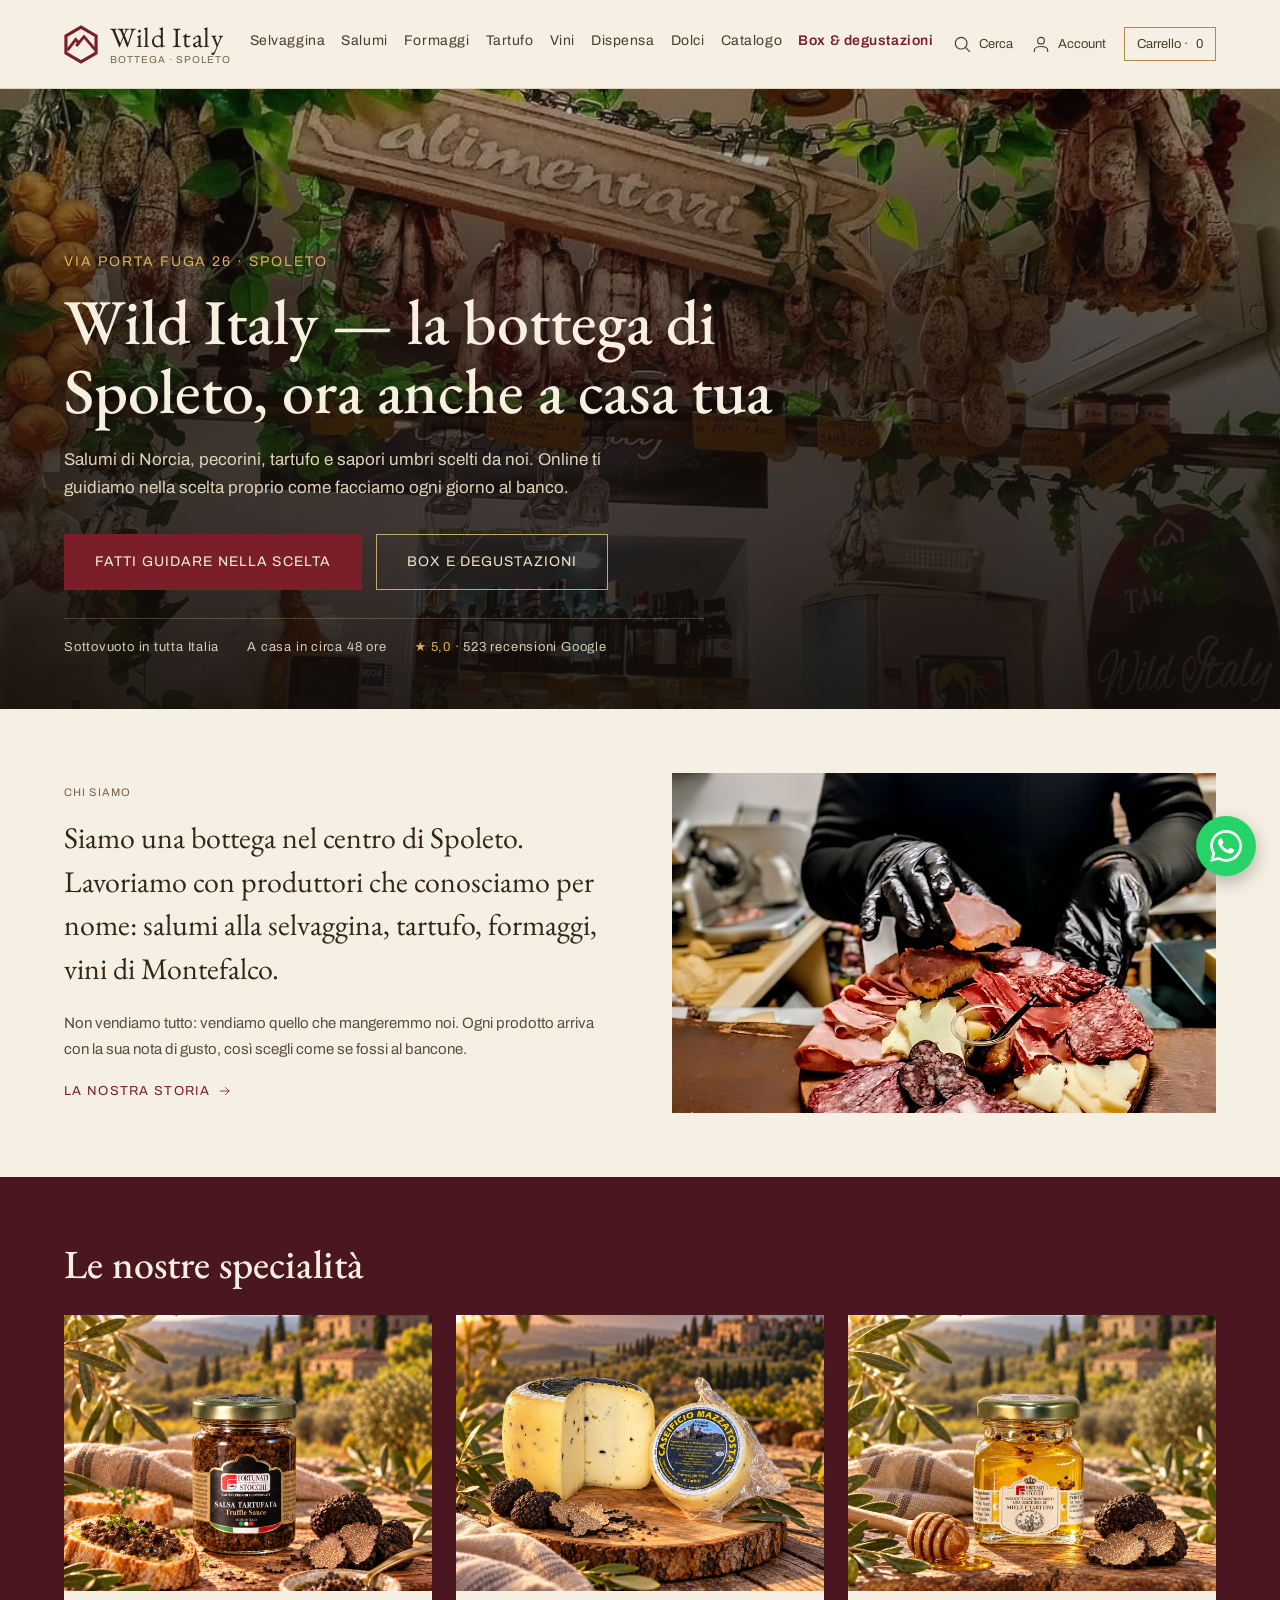
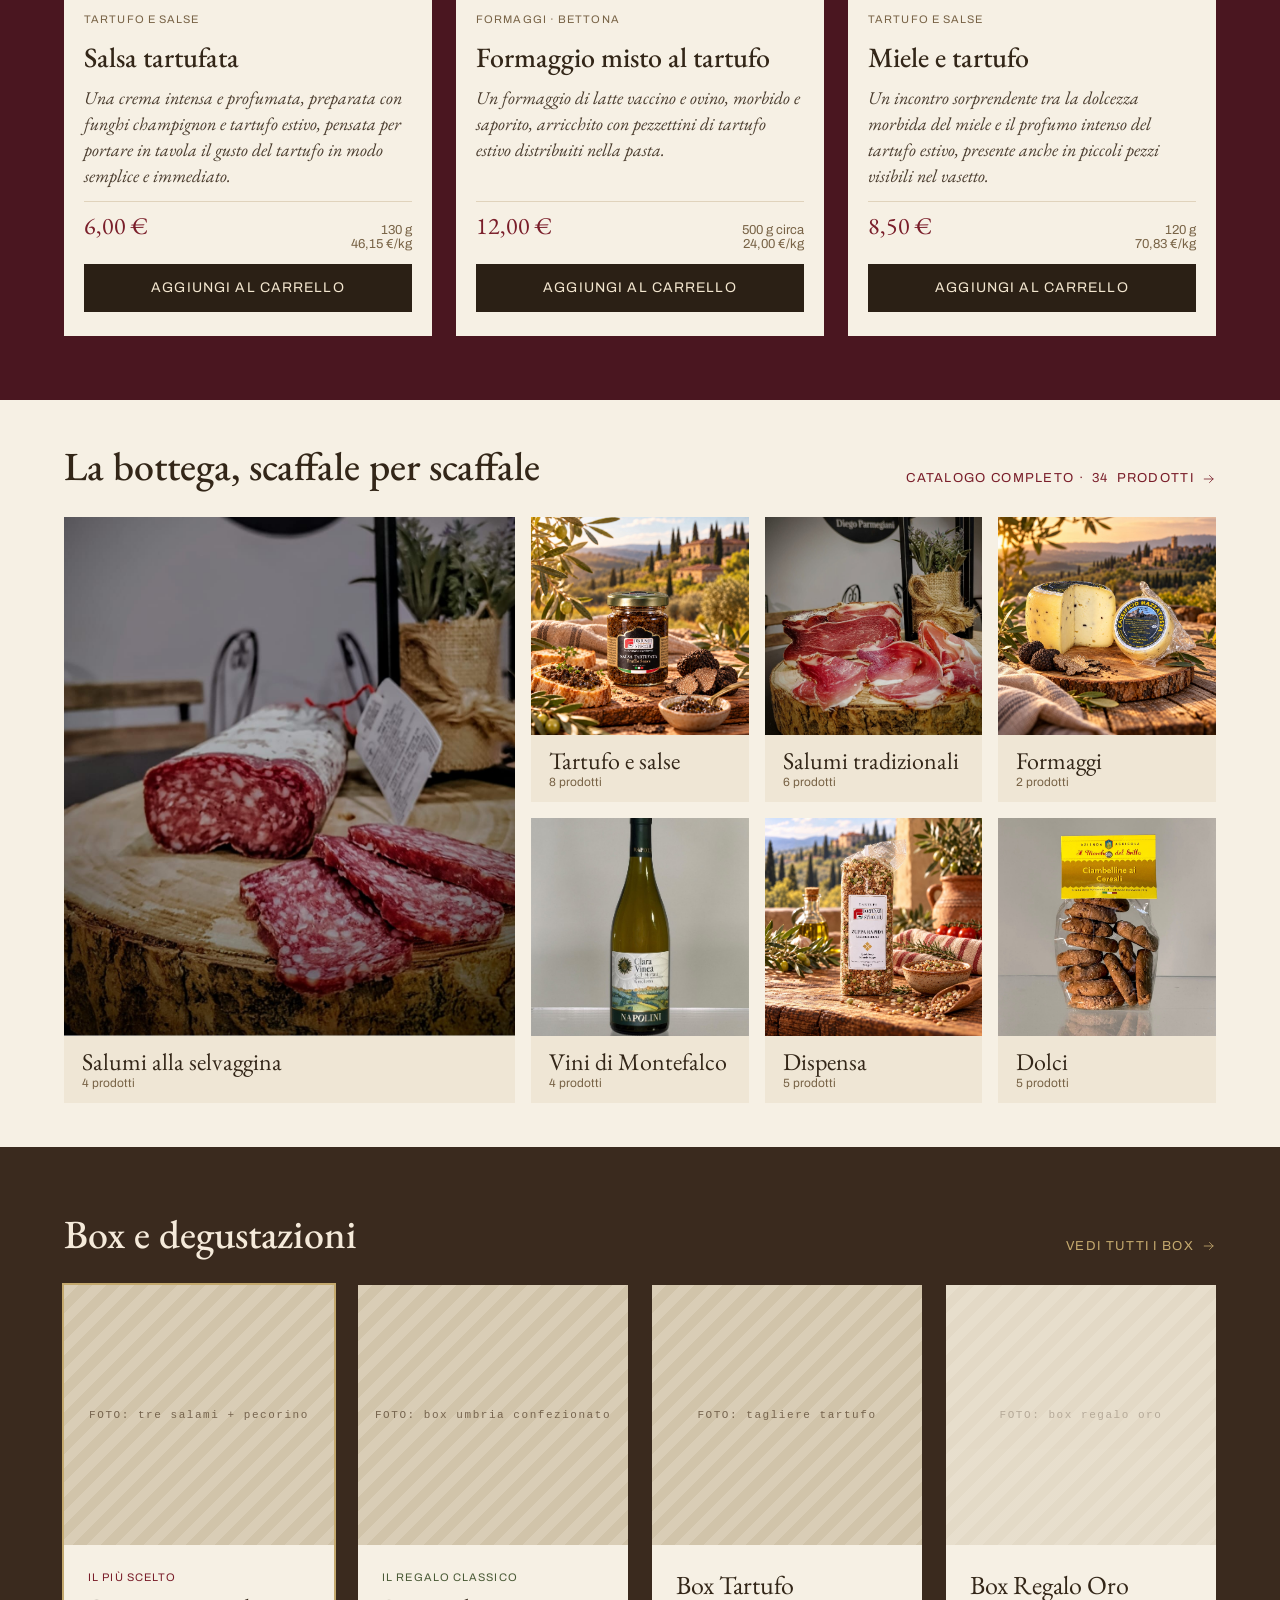
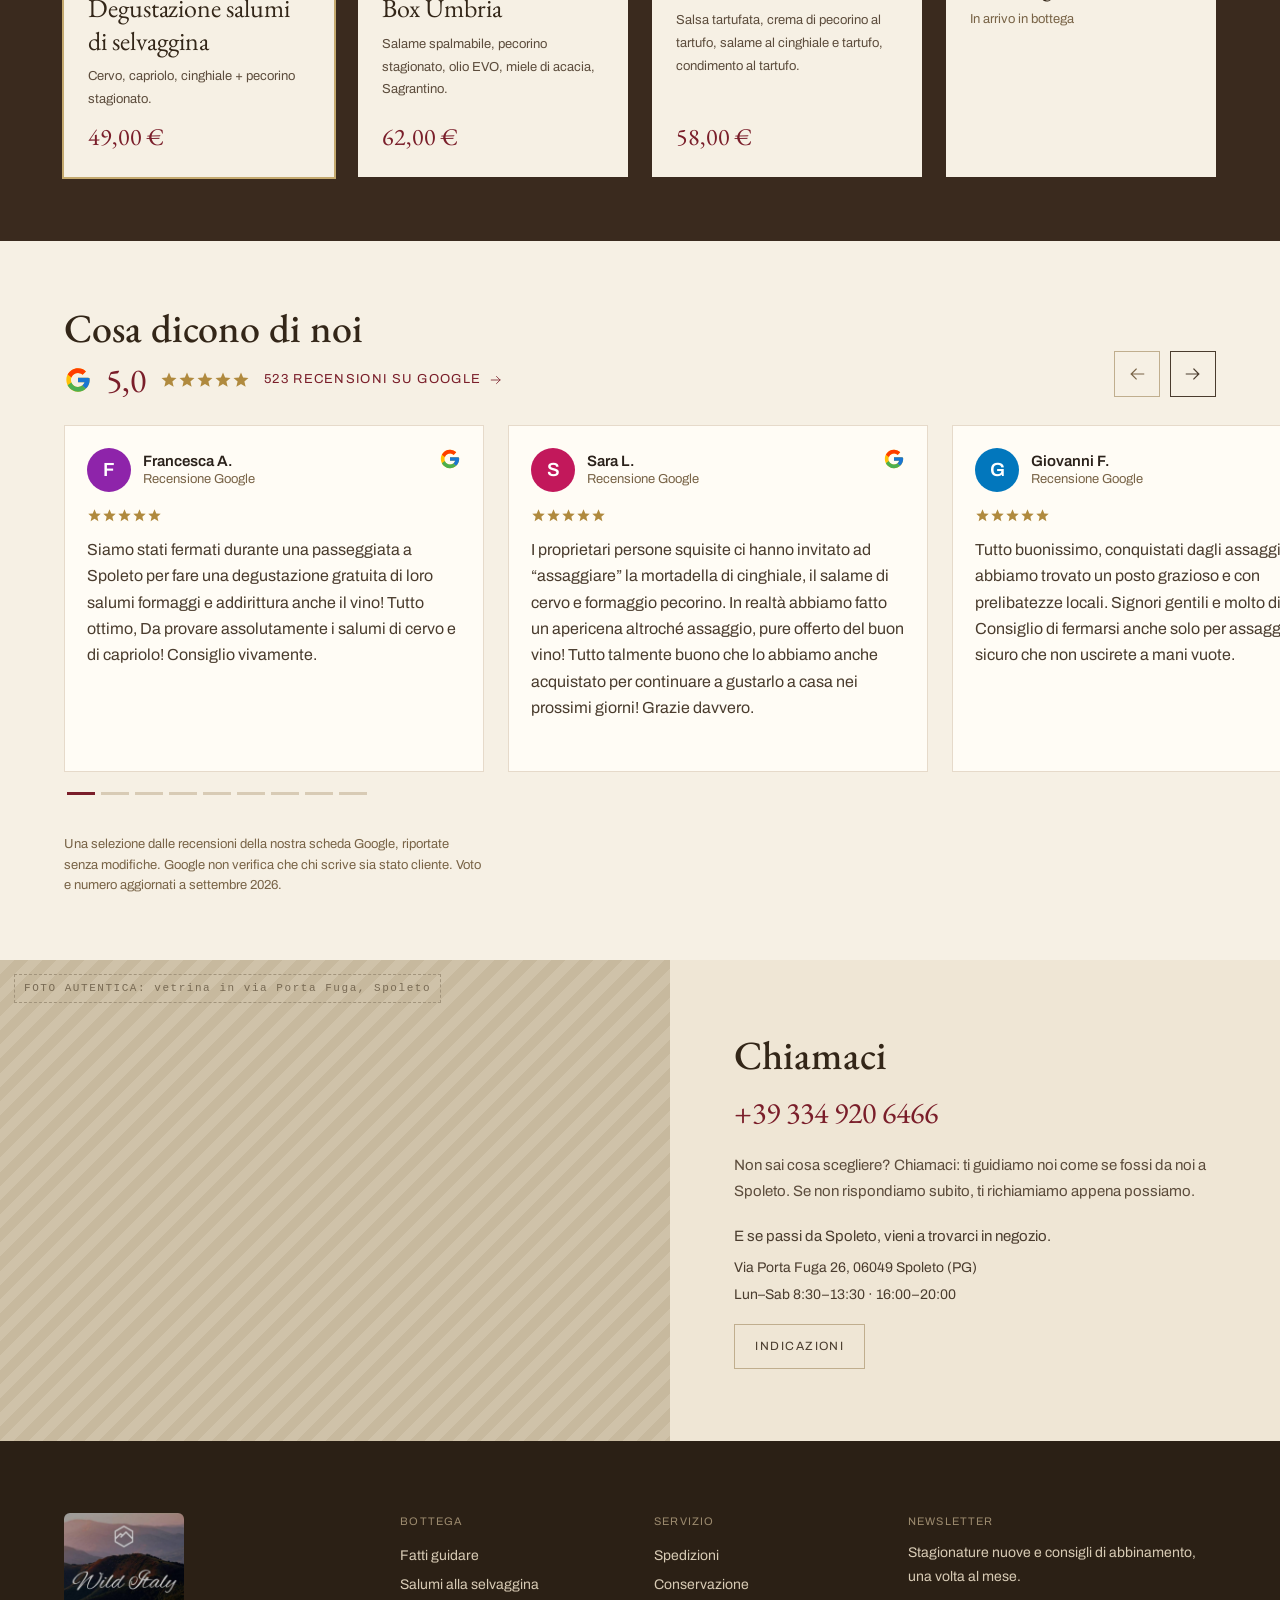
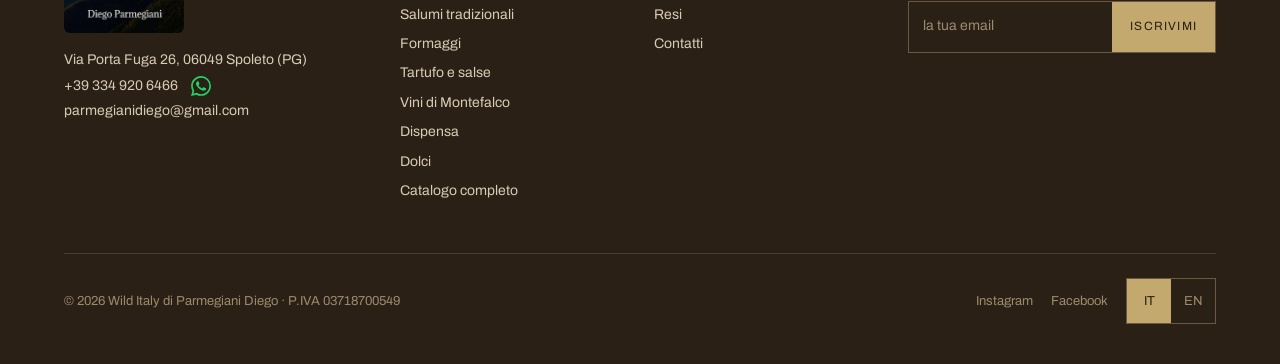
<file: index.html>
<!DOCTYPE html>
<!-- Wild Italy · codice di Emanuele Parmegiani -->
<html lang="it">
<head>
<meta charset="utf-8">
<meta name="viewport" content="width=device-width, initial-scale=1">
<title>Wild Italy</title>
<meta name="description" content="Salumi di selvaggina, tartufo e formaggi di una bottega di Spoleto. Spedizione sottovuoto in tutta Italia, consegna in circa 48 ore.">
<link rel="preconnect" href="https://fonts.googleapis.com">
<link rel="preconnect" href="https://fonts.gstatic.com" crossorigin>
<link href="https://fonts.googleapis.com/css2?family=EB+Garamond:ital,wght@0,400;0,500;0,600;1,400&family=Archivo:wght@400;500;600;700&display=swap" rel="stylesheet">
<link rel="stylesheet" href="assets/css/wild.css">
<link rel="icon" href="assets/img/favicon-32.png" sizes="32x32" type="image/png">
<link rel="icon" href="assets/img/favicon.svg" type="image/svg+xml">
<link rel="apple-touch-icon" href="assets/img/apple-touch-icon.png">
<meta property="og:site_name" content="Wild Italy">
<meta property="og:image" content="https://pippopippante.github.io/wilditaly/assets/img/logo.jpeg">
</head>
<body data-pagina="home">
<a class="skip" href="#main">Vai al contenuto</a>

<main id="main">

  <!-- ============================================================ hero -->
  <section class="hero">
    <div class="hero__bg ph ph--deep">
      <img src="assets/img/provvisorie/bottega-bancone.jpg" alt="Interno della bottega: il bancone con i salumi appesi">
    </div>
    <div class="hero__in wrap">
      <p class="eyebrow eyebrow--gold">VIA PORTA FUGA 26 · SPOLETO</p>
      <h1 class="display" style="margin-top:14px">Wild Italy — la bottega di Spoleto, ora anche a casa tua</h1>
      <p class="hero__lede">Salumi di Norcia, pecorini, tartufo e sapori umbri scelti da noi. Online ti guidiamo nella scelta proprio come facciamo ogni giorno al banco.</p>
      <div class="hero__cta">
        <a class="btn btn--wine" href="guida.html">Fatti guidare nella scelta</a>
        <a class="btn btn--brass" href="box.html">Box e degustazioni</a>
      </div>
      <p class="hero__trust">
        <span>Sottovuoto in tutta Italia</span>
        <span>A casa in circa 48 ore</span>
        <a href="#t-recensioni"><span class="hero__stella">★ 5,0</span> · 523 recensioni Google</a>
      </p>
    </div>
  </section>

  <!-- solo telefono: su tablet e computer le stesse cose stanno dentro la foto (.hero__trust) -->
  <div class="trust">
    <p><strong>Sottovuoto</strong> in tutta Italia</p>
    <p><strong>~48 ore</strong> a casa tua</p>
    <a href="#t-recensioni"><strong class="trust__voto">★ 5,0</strong> 523 su Google</a>
  </div>

  <!-- ======================================================== chi siamo -->
  <section class="wrap sec" id="chi-siamo">
    <div class="about">
      <div>
        <p class="eyebrow">CHI SIAMO</p>
        <p class="lede" style="margin-top:14px">Siamo una bottega nel centro di Spoleto. Lavoriamo con produttori che conosciamo per nome: salumi alla selvaggina, tartufo, formaggi, vini di Montefalco.</p>
        <p class="body measure" style="margin-top:20px">Non vendiamo tutto: vendiamo quello che mangeremmo noi. Ogni prodotto arriva con la sua nota di gusto, così scegli come se fossi al bancone.</p>
        <a class="link-arrow" style="margin-top:18px" href="storia.html">La nostra storia <span data-ico="right"></span></a>
      </div>
      <div class="ph">
        <img src="assets/img/provvisorie/tagliere-bancone.jpg" alt="Un tagliere di salumi e pecorino preparato al bancone" loading="lazy" style="object-position:50% 60%">
      </div>
    </div>
  </section>

  <!-- ====================================================== specialità -->
  <section class="sec spec" aria-labelledby="t-spec">
    <div class="wrap">
      <div class="sec-head">
        <h2 class="h2" id="t-spec">Le nostre specialità</h2>
      </div>
    </div>
    <div class="rail rail--sel" data-mount="specialita"></div>
    <div class="dots"></div>
  </section>

  <!-- ======================================== la bottega scaffale per scaffale -->
  <section class="wrap sec sec--tight" aria-labelledby="t-scaffali">
    <div class="sec-head">
      <div>
        <h2 class="h2" id="t-scaffali">La bottega, scaffale per scaffale</h2>
        <p class="meta shelf__tot only-m"><span data-shelf-tot></span> prodotti su sette scaffali</p>
      </div>
      <a class="link-arrow only-d" href="catalogo.html">Catalogo completo · <span data-shelf-tot></span> prodotti <span data-ico="right"></span></a>
    </div>
    <div class="shelf" data-mount="shelf"></div>
    <a class="btn btn--line btn--block only-m" href="catalogo.html" style="margin-top:14px">Catalogo completo</a>
  </section>

  <!-- ============================================= box e degustazioni -->
  <section class="sec sec--wood" aria-labelledby="t-box">
    <div class="wrap">
      <div class="sec-head">
        <div>
          <h2 class="h2" id="t-box">Box e degustazioni</h2>
          <p class="box-intro only-m">Assortimenti pensati come li comporremmo al bancone, confezionati a mano in bottega.</p>
        </div>
        <a class="link-arrow only-d" href="box.html">Vedi tutti i box <span data-ico="right"></span></a>
      </div>
    </div>
    <div class="rail rail--box rail--box-home" data-mount="box-rail"></div>
    <div class="dots" aria-label="Box"></div>
    <div class="wrap only-m" style="margin-top:20px">
      <a class="btn btn--brass btn--block" href="box.html">Vedi tutti i box</a>
    </div>
  </section>

  <!-- ========================================================= recensioni -->
  <!-- Le recensioni della scheda Google della bottega: testi senza modifiche, nomi accorciati.
       Niente badge "verificato": Google non le verifica. Voto e numero letti il 14/09/2026,
       vanno aggiornati a mano. -->
  <section class="sec revs" aria-labelledby="t-recensioni">
    <svg width="0" height="0" style="position:absolute" aria-hidden="true">
      <symbol id="g-logo" viewBox="0 0 48 48"><path fill="#FFC107" d="M43.6 20.5H42V20H24v8h11.3C33.7 32.7 29.2 36 24 36c-6.6 0-12-5.4-12-12s5.4-12 12-12c3.1 0 5.8 1.2 7.9 3.1l5.7-5.7C34 6.1 29.3 4 24 4 12.9 4 4 12.9 4 24s8.9 20 20 20 20-8.9 20-20c0-1.3-.1-2.4-.4-3.5z"/><path fill="#FF3D00" d="M6.3 14.7l6.6 4.8C14.7 15.1 19 12 24 12c3.1 0 5.8 1.2 7.9 3.1l5.7-5.7C34 6.1 29.3 4 24 4 16.3 4 9.7 8.3 6.3 14.7z"/><path fill="#4CAF50" d="M24 44c5.2 0 9.9-2 13.4-5.2l-6.2-5.2C29.2 35.1 26.7 36 24 36c-5.2 0-9.6-3.3-11.3-7.9l-6.5 5C9.5 39.6 16.2 44 24 44z"/><path fill="#1976D2" d="M43.6 20.5H42V20H24v8h11.3c-.8 2.2-2.2 4.2-4.1 5.6l6.2 5.2C37 39.2 44 34 44 24c0-1.3-.1-2.4-.4-3.5z"/></symbol>
    </svg>
    <div class="wrap">
      <div class="sec-head">
        <div>
          <h2 class="h2" id="t-recensioni">Cosa dicono di noi</h2>
          <p class="revs__sum">
            <svg class="revs__g" aria-hidden="true"><use href="#g-logo"/></svg>
            <span class="revs__voto">5,0</span>
            <span class="stelle" role="img" aria-label="5 stelle su 5"></span>
            <a class="link-arrow" href="https://maps.app.goo.gl/MFsZsuGnCjkg5w8x6" target="_blank" rel="noopener">523 recensioni su Google <span data-ico="right"></span></a>
          </p>
        </div>
        <div class="rail-nav rail-nav--light">
          <button type="button" data-dir="prev" aria-label="Recensioni precedenti"><span data-ico="left"></span></button>
          <button type="button" data-dir="next" aria-label="Recensioni successive"><span data-ico="right"></span></button>
        </div>
      </div>
    </div>
    <div class="rail rail--rev" data-revs tabindex="0" role="region" aria-label="Recensioni, scorri di lato">
    <figure class="rev">
      <figcaption class="rev__h">
        <span class="rev__av" style="--c:#8E24AA" aria-hidden="true">F</span>
        <span class="rev__chi"><span class="rev__n">Francesca A.</span><span class="rev__d">Recensione Google</span></span>
        <svg class="rev__g" role="img" aria-label="Google"><use href="#g-logo"/></svg>
      </figcaption>
      <span class="stelle" role="img" aria-label="5 stelle su 5"></span>
      <blockquote class="rev__t">Siamo stati fermati durante una passeggiata a Spoleto per fare una degustazione gratuita di loro salumi formaggi e addirittura anche il vino! Tutto ottimo, Da provare assolutamente i salumi di cervo e di capriolo! Consiglio vivamente.</blockquote>
    </figure>
    <figure class="rev">
      <figcaption class="rev__h">
        <span class="rev__av" style="--c:#C2185B" aria-hidden="true">S</span>
        <span class="rev__chi"><span class="rev__n">Sara L.</span><span class="rev__d">Recensione Google</span></span>
        <svg class="rev__g" role="img" aria-label="Google"><use href="#g-logo"/></svg>
      </figcaption>
      <span class="stelle" role="img" aria-label="5 stelle su 5"></span>
      <blockquote class="rev__t">I proprietari persone squisite ci hanno invitato ad “assaggiare” la mortadella di cinghiale, il salame di cervo e formaggio pecorino. In realtà abbiamo fatto un apericena altroché assaggio, pure offerto del buon vino! Tutto talmente buono che lo abbiamo anche acquistato per continuare a gustarlo a casa nei prossimi giorni! Grazie davvero.</blockquote>
    </figure>
    <figure class="rev">
      <figcaption class="rev__h">
        <span class="rev__av" style="--c:#0277BD" aria-hidden="true">G</span>
        <span class="rev__chi"><span class="rev__n">Giovanni F.</span><span class="rev__d">Recensione Google</span></span>
        <svg class="rev__g" role="img" aria-label="Google"><use href="#g-logo"/></svg>
      </figcaption>
      <span class="stelle" role="img" aria-label="5 stelle su 5"></span>
      <blockquote class="rev__t">Tutto buonissimo, conquistati dagli assaggi, dentro abbiamo trovato un posto grazioso e con prelibatezze locali. Signori gentili e molto disponibili. Consiglio di fermarsi anche solo per assaggiare, sicuro che non uscirete a mani vuote.</blockquote>
    </figure>
    <figure class="rev">
      <figcaption class="rev__h">
        <span class="rev__av" style="--c:#00796B" aria-hidden="true">A</span>
        <span class="rev__chi"><span class="rev__n">Alessandro D.</span><span class="rev__d">Recensione Google</span></span>
        <svg class="rev__g" role="img" aria-label="Google"><use href="#g-logo"/></svg>
      </figcaption>
      <span class="stelle" role="img" aria-label="5 stelle su 5"></span>
      <blockquote class="rev__t">Diego è il numero UNO, davvero cordiale e gentile, ci ha fatto assaggiare gratuitamente tutti i prodotti tipici umbri e i suoi vini. Prodotti che valgono davvero e non troverai mai in un supermercato. Prezzi un po' più alti del supermercato ma ne vale davvero la pena.<br>Vendita principalmente di salumi e formaggi umbri (consiglio il pecorino stagionato e il salame ubriaco che sono entrambi molto saporiti, il salame al tartufo è davvero di un altro pianeta 😍).<br>Oltre alla vendita di questi prodotti c'è la possibilità di acquistare panini fatti al momento (consiglio il ciauscolo e pecorino) e poi c'è una bellissima e accogliente saletta con dei tavolini per un buon aperitivo con taglieri e dell'ottimo vino.<br>Siamo andati in circa 15 persone e Diego ci ha riservato tutta la saletta, dandoci la possibilità di creare dei taglieri personalizzati con bruschette per accompagnare e ci ha messo a disposizione una cassa bluetooth per la musica.<br>Nonostante l'orario di chiusura sia indicato alle ore 20, lui non si fa problemi a fermarsi oltre, noi ad esempio siamo rimasti fino alle 22.30</blockquote>
    </figure>
    <figure class="rev">
      <figcaption class="rev__h">
        <span class="rev__av" style="--c:#5D4037" aria-hidden="true">F</span>
        <span class="rev__chi"><span class="rev__n">Felice V.</span><span class="rev__d">Recensione Google</span></span>
        <svg class="rev__g" role="img" aria-label="Google"><use href="#g-logo"/></svg>
      </figcaption>
      <span class="stelle" role="img" aria-label="5 stelle su 5"></span>
      <blockquote class="rev__t">Facendo un giro per Spoleto siamo incappati in questo posto, ci hanno offerto degli assaggi e abbiamo deciso che saremmo tornati per cena perché i salumi sono davvero buoni!! Per altro il personale è molto cordiale, abbiamo mangiato molto e pagato un prezzo onestissimo<br>Grazie ancora per la vostra gentilezza!!</blockquote>
    </figure>
    <figure class="rev">
      <figcaption class="rev__h">
        <span class="rev__av" style="--c:#2E7D32" aria-hidden="true">M</span>
        <span class="rev__chi"><span class="rev__n">Maurizio L.</span><span class="rev__d">Recensione Google</span></span>
        <svg class="rev__g" role="img" aria-label="Google"><use href="#g-logo"/></svg>
      </figcaption>
      <span class="stelle" role="img" aria-label="5 stelle su 5"></span>
      <blockquote class="rev__t">Ci siamo fermati per caso in questo locale in cerca di un aperitivo pre cena. Ampia scelta di salumi e formaggi tutti di alta qualità , dal salame di cinghiale al tartufo al pecorino dolce di amatrice, oltre ad una bruschetta con ventricina eccezionale...Il tutto accompagnato da un ottimo vinello rosso umbro. Top!</blockquote>
    </figure>
    <figure class="rev">
      <figcaption class="rev__h">
        <span class="rev__av" style="--c:#3949AB" aria-hidden="true">S</span>
        <span class="rev__chi"><span class="rev__n">Sere</span><span class="rev__d">Recensione Google</span></span>
        <svg class="rev__g" role="img" aria-label="Google"><use href="#g-logo"/></svg>
      </figcaption>
      <span class="stelle" role="img" aria-label="5 stelle su 5"></span>
      <blockquote class="rev__t">Tappa obbligatoria se venite a Spoleto!!!!<br>Diego e il suo Papà vi inebrieranno con i profumi e i sapori dei loro prodotti tipici.<br>La simpatia e l'accoglienza regna sovrana!!</blockquote>
    </figure>
    <figure class="rev">
      <figcaption class="rev__h">
        <span class="rev__av" style="--c:#BF360C" aria-hidden="true">P</span>
        <span class="rev__chi"><span class="rev__n">Paola L.</span><span class="rev__d">Recensione Google</span></span>
        <svg class="rev__g" role="img" aria-label="Google"><use href="#g-logo"/></svg>
      </figcaption>
      <span class="stelle" role="img" aria-label="5 stelle su 5"></span>
      <blockquote class="rev__t">Siamo arrivati in questo locale grazie al consiglio di mio nipote e siamo rimasti affascinati! Diego è un ragazzo di una disponibilità unica, cordiale e gentile. Ha aperto il locale apposta per noi, nonostante fosse giorno di chiusura perché gli abbiamo spiegato che eravamo in partenza per la Puglia. Ci ha fatto assaggiare gratuitamente tutti i prodotti tipici umbri e i suoi vini, aprendo anche confezioni solo per noi.  Prodotti veramente buoni, eccezionali, che non si trovano facilmente.<br>Vendita principalmente di salumi e formaggi umbri; notevole il pecorino di Amatrice, il salame al tartufo, la mortadella di cinghiale, il ciauscolo.Ma troverete molto altro e tutto di ottima qualità! Se andate a Spoleto non perdetevi questa esperienza di gusto e gentilezza! Grazie Diego, torneremo presto a trovarti!</blockquote>
    </figure>
    <figure class="rev">
      <figcaption class="rev__h">
        <span class="rev__av" style="--c:#B85500" aria-hidden="true">F</span>
        <span class="rev__chi"><span class="rev__n">Francesca D.</span><span class="rev__d">Recensione Google</span></span>
        <svg class="rev__g" role="img" aria-label="Google"><use href="#g-logo"/></svg>
      </figcaption>
      <span class="stelle" role="img" aria-label="5 stelle su 5"></span>
      <blockquote class="rev__t">Abbiamo fatto una piccola sosta qui e non ci siamo pentite. Il proprietario gioviale ci ha preparato un taglierino con prodotti di alta qualità, e ci abbiamo mangiato abbondantemente in due, ci ha anche offerto un bicchiere di rosso.. Veramente delizioso</blockquote>
    </figure>
    <figure class="rev">
      <figcaption class="rev__h">
        <span class="rev__av" style="--c:#455A64" aria-hidden="true">S</span>
        <span class="rev__chi"><span class="rev__n">Sabina B.</span><span class="rev__d">Recensione Google</span></span>
        <svg class="rev__g" role="img" aria-label="Google"><use href="#g-logo"/></svg>
      </figcaption>
      <span class="stelle" role="img" aria-label="5 stelle su 5"></span>
      <blockquote class="rev__t">Siamo stati ieri a Spoleto. Appena ci siamo avvicinati alla norcineria siamo stati inebriati dal profumo dei salumi,oltre al personale. Diego e il suo papà sono delle persone  stupende, oltre a tutti i salumi che sono di una bontà infinita. Diego una persona FAVOLOSA, e anche la GENTILEZZA del papà, per non parlare della freschezza degli alimenti, ci ha anche dato alcuni consigli e ci ha spiegato anche l’origine dei salumi. Sicuramente consiglio questo posto perché fa rivivere un po’ della  vera storia umbra e in questo caso Spoleto 💯💯💯</blockquote>
    </figure>
    </div>
    <div class="dots"></div>
    <p class="wrap meta revs__nota">Una selezione dalle recensioni della nostra scheda Google, riportate senza modifiche. Google non verifica che chi scrive sia stato cliente. Voto e numero aggiornati a settembre 2026.</p>
  </section>

  <!-- ========================================================= il negozio -->
  <section class="shop" aria-labelledby="t-negozio">
    <div class="ph ph--4 ph--tag">
      <span class="ph__note">FOTO AUTENTICA: vetrina in via Porta Fuga, Spoleto</span>
    </div>
    <div class="shop__card">
      <h2 class="h2" id="t-negozio">Chiamaci</h2>
      <p class="shop__tel"><a href="tel:+393349206466">+39 334 920 6466</a></p>
      <a class="btn btn--wa btn--block only-m shop__wa" href="https://wa.me/393349206466?text=Buongiorno%2C%20vi%20scrivo%20dal%20sito%20Wild%20Italy" target="_blank" rel="noopener">Scrivici su WhatsApp</a>
      <p class="body measure" style="margin-top:14px">Non sai cosa scegliere? Chiamaci: ti guidiamo noi come se fossi da noi a Spoleto. Se non rispondiamo subito, ti richiamiamo appena possiamo.</p>
      <div class="shop__visita">
        <p class="shop__vieni">E se passi da Spoleto, vieni a trovarci in negozio.</p>
        <p class="shop__hours">Via Porta Fuga 26, 06049 Spoleto (PG)<br>Lun–Sab 8:30–13:30 · 16:00–20:00</p>
        <div class="shop__cta">
          <a class="btn btn--line btn--sm" href="https://maps.app.goo.gl/MFsZsuGnCjkg5w8x6" target="_blank" rel="noopener">Indicazioni</a>
        </div>
      </div>
    </div>
  </section>

</main>

<script src="assets/js/catalogo.js"></script>
<script src="assets/js/wild.js"></script>
</body>
</html>
</file>
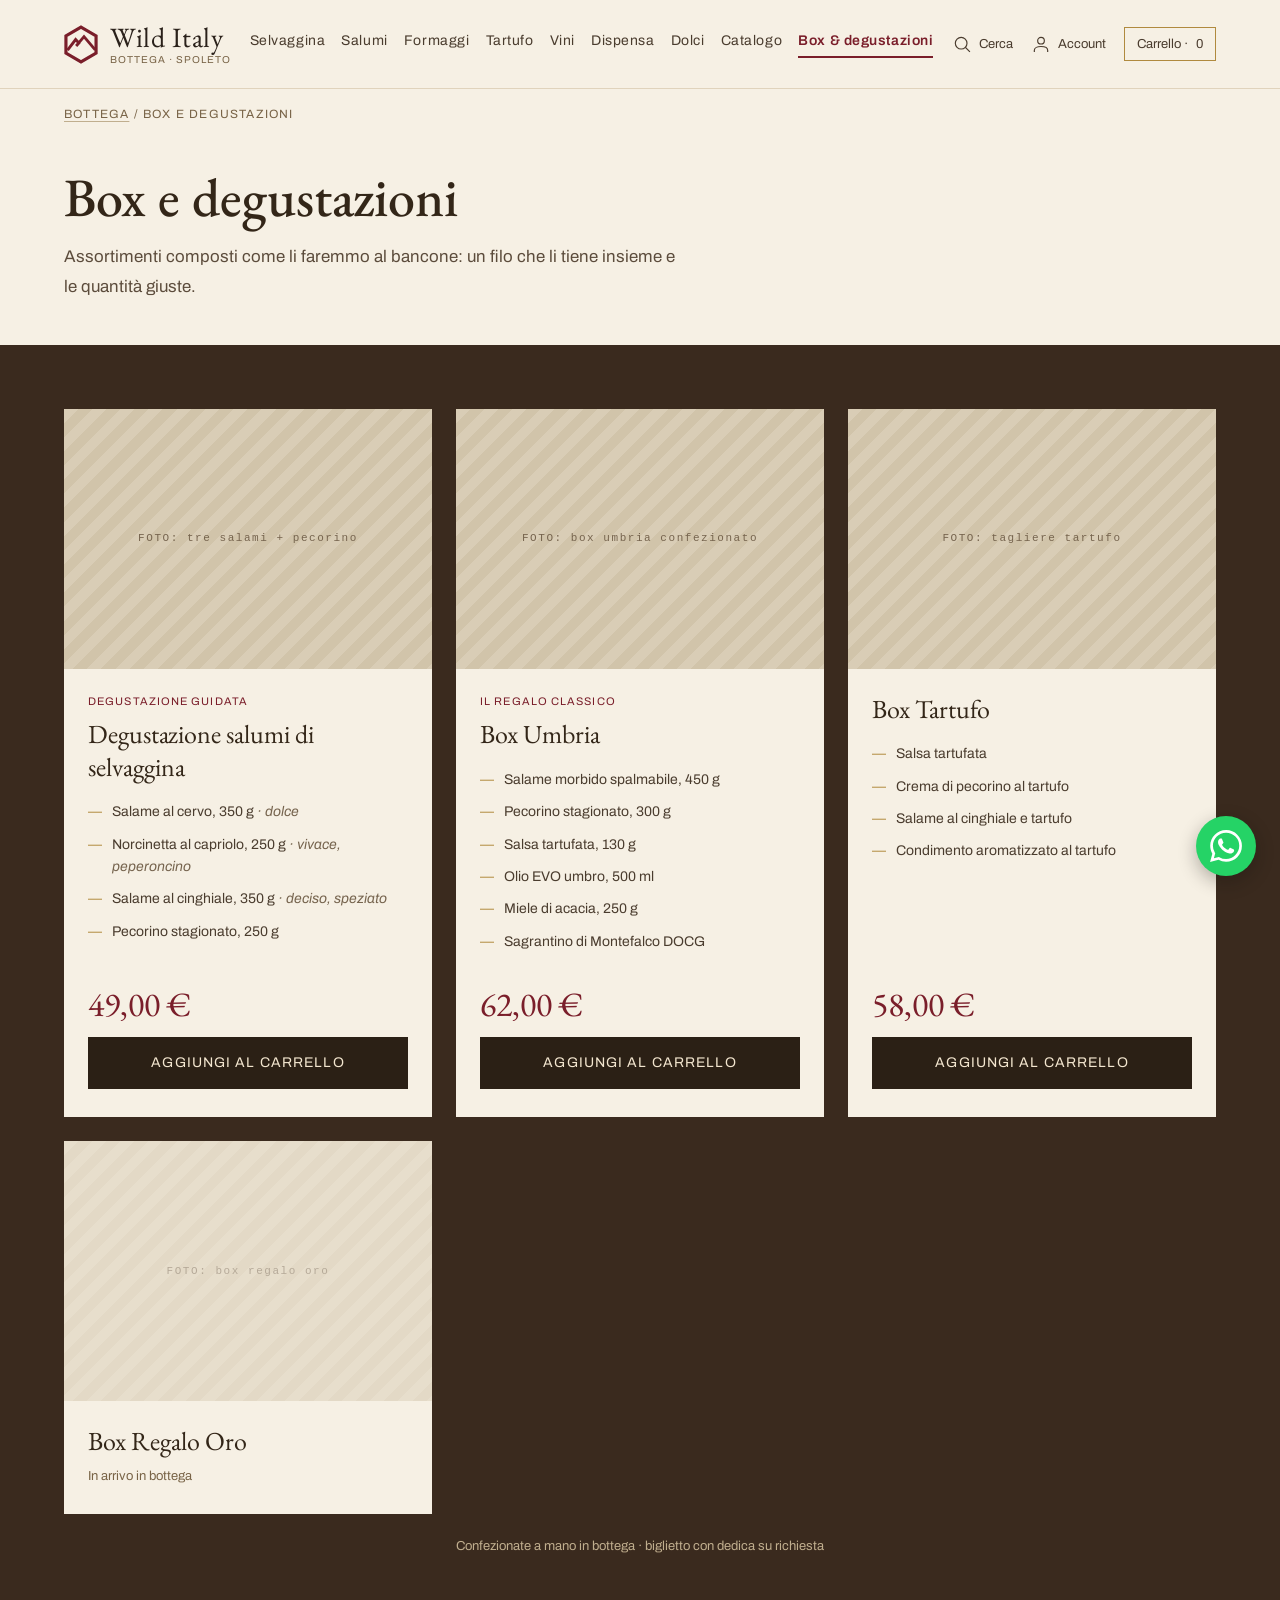
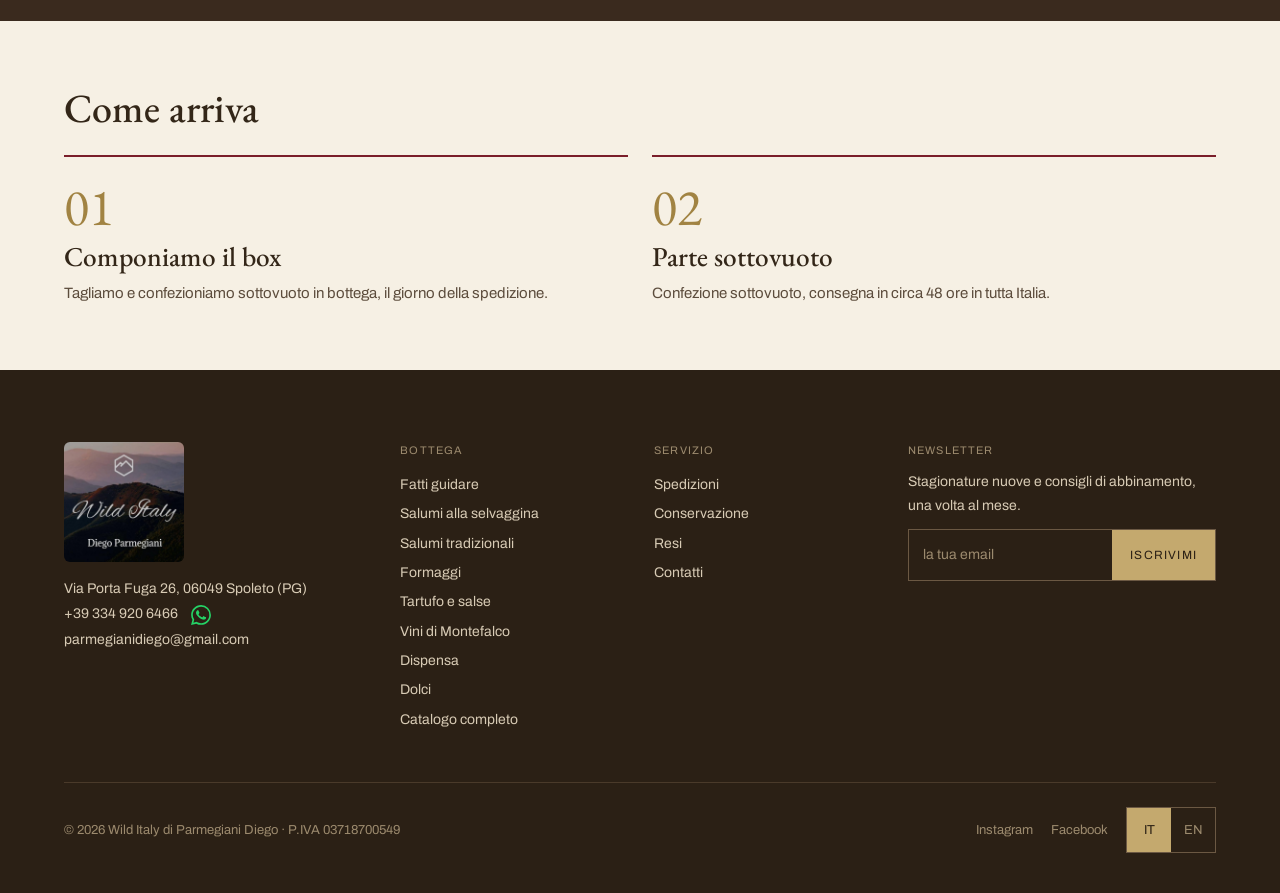
<file: box.html>
<!DOCTYPE html>
<!-- Wild Italy · codice di Emanuele Parmegiani -->
<html lang="it">
<head>
<meta charset="utf-8">
<meta name="viewport" content="width=device-width, initial-scale=1">
<title>Box e degustazioni · Wild Italy</title>
<meta name="description" content="Degustazioni guidate e box regalo della bottega Wild Italy di Spoleto. Confezionate a mano.">
<link rel="preconnect" href="https://fonts.googleapis.com">
<link rel="preconnect" href="https://fonts.gstatic.com" crossorigin>
<link href="https://fonts.googleapis.com/css2?family=EB+Garamond:ital,wght@0,400;0,500;0,600;1,400&family=Archivo:wght@400;500;600;700&display=swap" rel="stylesheet">
<link rel="stylesheet" href="assets/css/wild.css">
<link rel="icon" href="assets/img/favicon-32.png" sizes="32x32" type="image/png">
<link rel="icon" href="assets/img/favicon.svg" type="image/svg+xml">
<link rel="apple-touch-icon" href="assets/img/apple-touch-icon.png">
<meta property="og:site_name" content="Wild Italy">
<meta property="og:image" content="https://pippopippante.github.io/wilditaly/assets/img/logo.jpeg">
</head>
<body data-pagina="box" data-cat="box">
<a class="skip" href="#main">Vai al contenuto</a>

<main id="main">

  <div class="wrap">
    <nav class="crumbs" aria-label="Percorso"><a href="index.html">Bottega</a> / Box e degustazioni</nav>
  </div>

  <div class="wrap sec sec--tight">
    <h1 class="h1">Box e degustazioni</h1>
    <p class="body body--lg measure" style="margin-top:16px">Assortimenti composti come li faremmo al bancone: un filo che li tiene insieme e le quantità giuste.</p>
  </div>

  <section class="sec sec--wood" aria-label="I box">
    <div class="wrap">
      <div class="grid-2" data-mount="box-grid"></div>
      <p class="meta" style="text-align:center;margin-top:22px;color:var(--line-strong)">Confezionate a mano in bottega · biglietto con dedica su richiesta</p>
    </div>
  </section>

  <section class="wrap sec" aria-labelledby="t-come">
    <h2 class="h2" id="t-come" style="margin-bottom:24px">Come arriva</h2>
    <div class="steps">
      <div class="step">
        <span class="step__n">01</span>
        <div>
          <h3 class="h3">Componiamo il box</h3>
          <p class="body" style="margin-top:6px">Tagliamo e confezioniamo sottovuoto in bottega, il giorno della spedizione.</p>
        </div>
      </div>
      <div class="step">
        <span class="step__n">02</span>
        <div>
          <h3 class="h3">Parte sottovuoto</h3>
          <p class="body" style="margin-top:6px">Confezione sottovuoto, consegna in circa 48 ore in tutta Italia.</p>
        </div>
      </div>
    </div>
  </section>

</main>

<script src="assets/js/catalogo.js"></script>
<script src="assets/js/wild.js"></script>
</body>
</html>
</file>
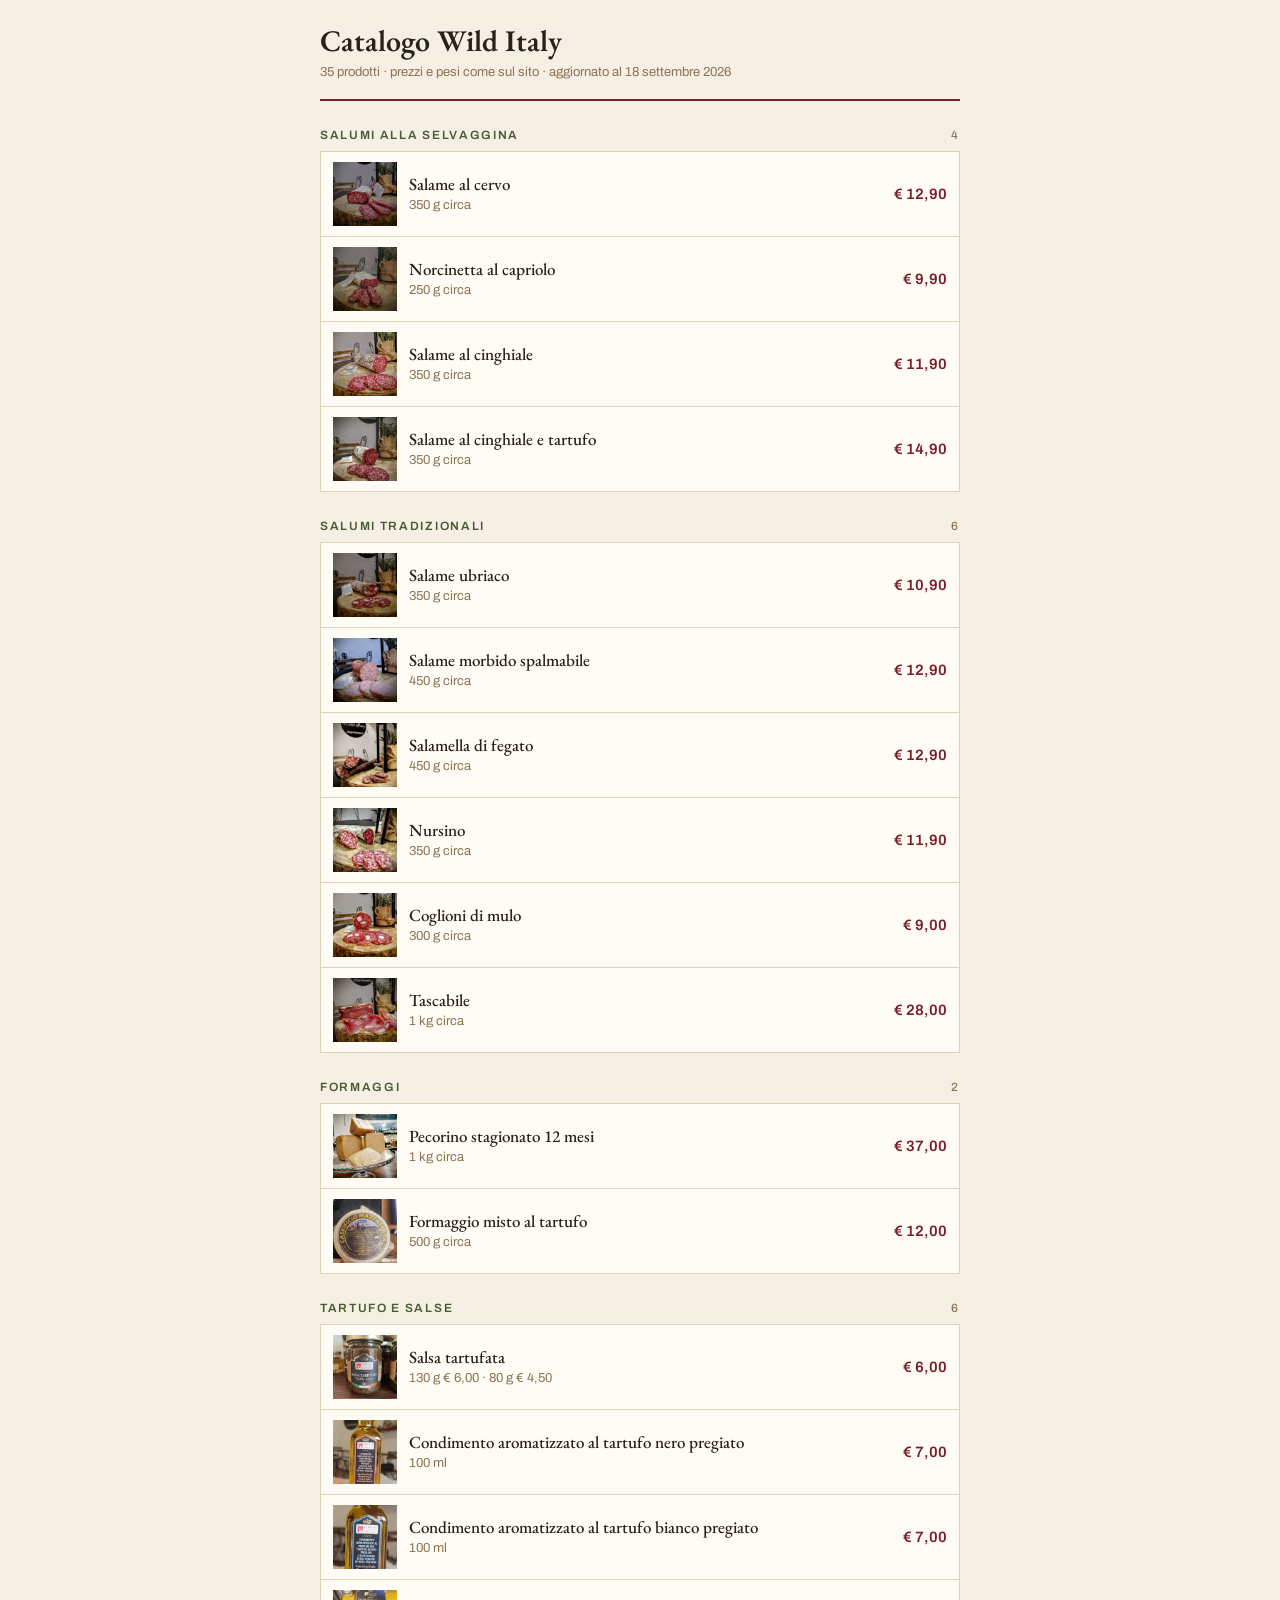
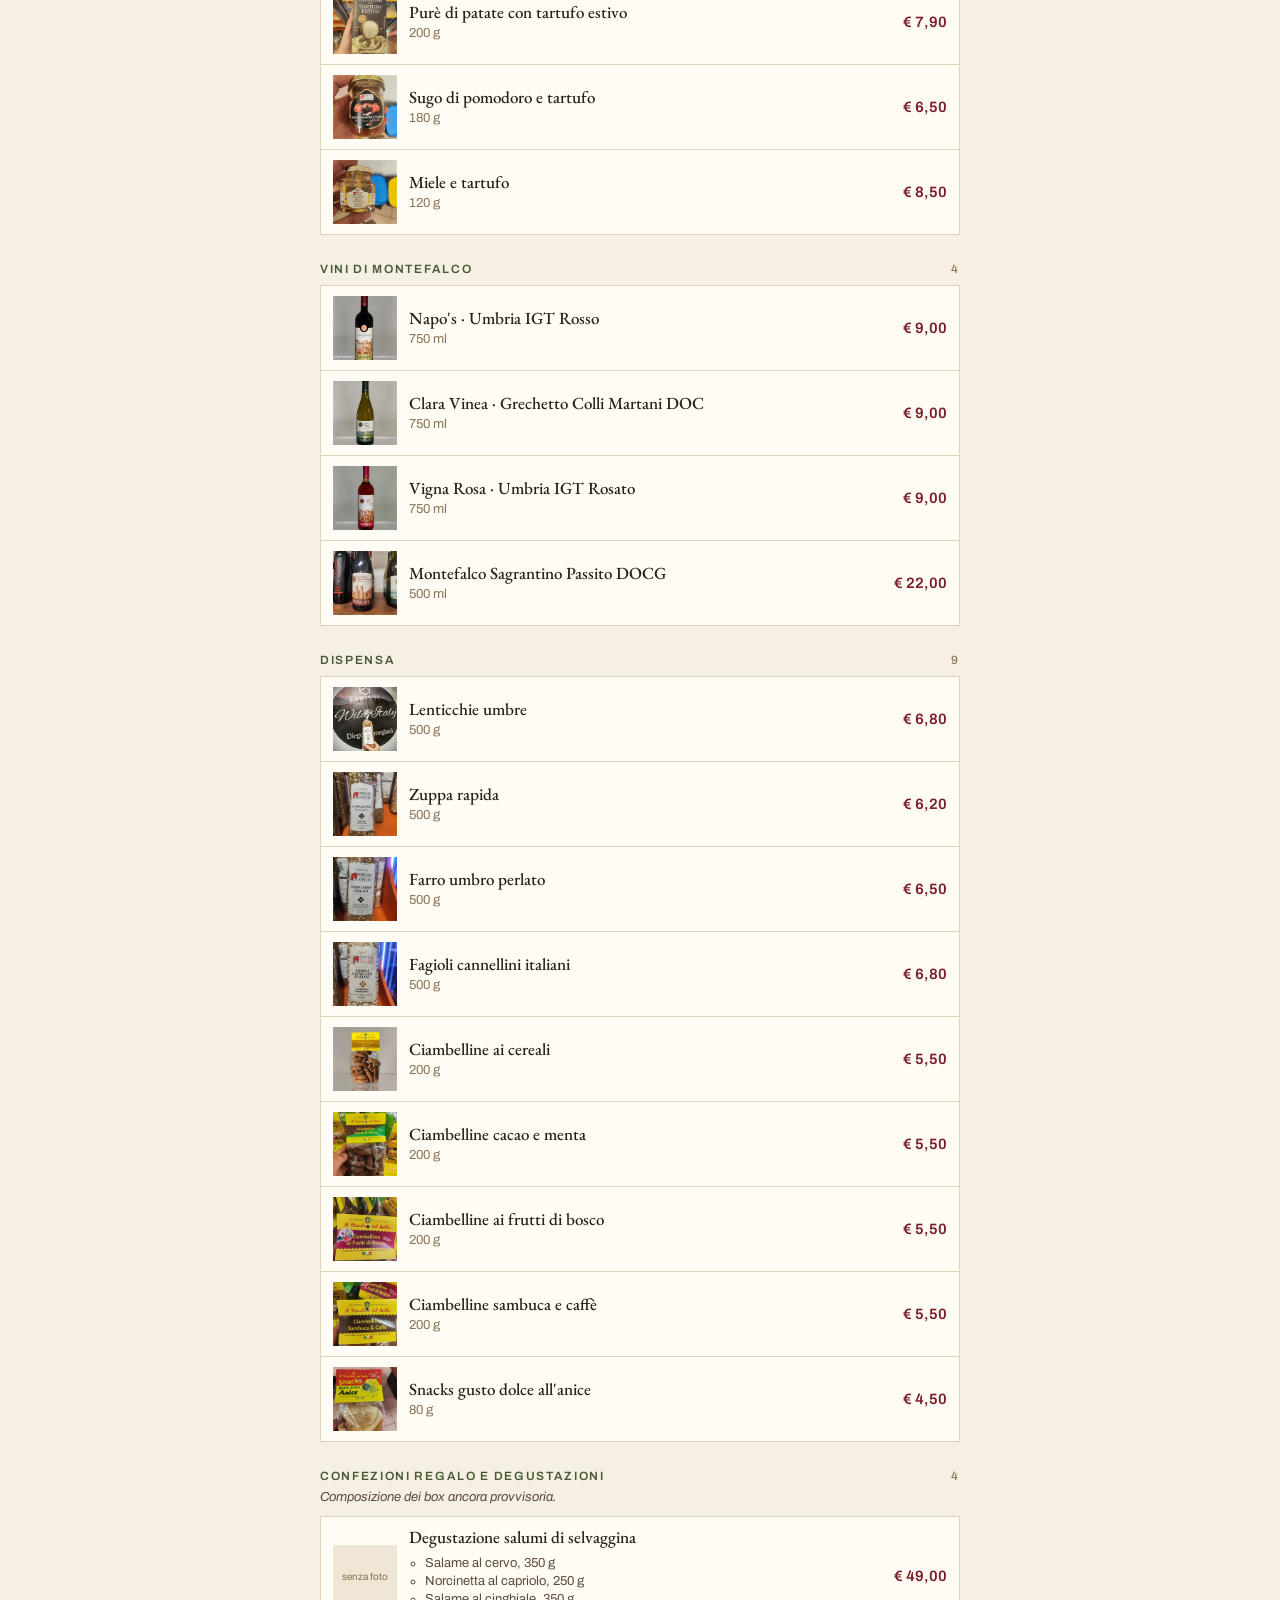
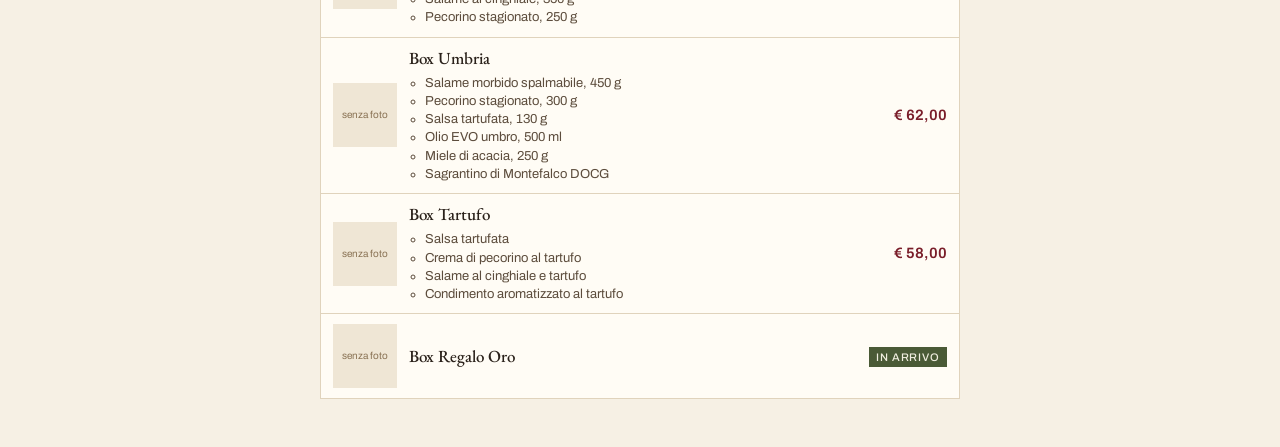
<file: catalogo-logistica.html>
<!doctype html>
<html lang="it">
<head>
<meta charset="utf-8">
<meta name="viewport" content="width=device-width, initial-scale=1">
<meta name="robots" content="noindex">
<link rel="icon" href="assets/img/favicon.svg" type="image/svg+xml">
<title>Catalogo Wild Italy</title>
<link rel="preconnect" href="https://fonts.googleapis.com">
<link href="https://fonts.googleapis.com/css2?family=EB+Garamond:wght@500;600&family=Archivo:wght@400;500;600&display=swap" rel="stylesheet">
<style>
:root{
  --paper:#F6F0E4;--card:#FFFCF5;--ink:#2A211A;--muted:#5C4C3C;--meta:#8A7355;
  --line:#E0D3BC;--wine:#7A1E2A;--olive:#4A5A36;--tag-ink:#F0EDDF;--thumb:#EFE6D5;
  color-scheme:light;
}
@media (prefers-color-scheme:dark){
  :root:not([data-theme="light"]){
    --paper:#14100C;--card:#1E1813;--ink:#EFE2C8;--muted:#C9B89C;--meta:#9C8A6E;
    --line:#3A2E22;--wine:#D0707C;--olive:#8FA46E;--tag-ink:#14100C;--thumb:#2B2015;color-scheme:dark;
  }
}
:root[data-theme="dark"]{
  --paper:#14100C;--card:#1E1813;--ink:#EFE2C8;--muted:#C9B89C;--meta:#9C8A6E;
  --line:#3A2E22;--wine:#D0707C;--olive:#8FA46E;--tag-ink:#14100C;--thumb:#2B2015;color-scheme:dark;
}
body{
  background:var(--paper);color:var(--ink);
  font:15px/1.4 "Archivo",system-ui,-apple-system,"Segoe UI",sans-serif;
  padding:24px 16px 48px;max-width:640px;margin:0 auto;
}
header{padding-bottom:18px;border-bottom:2px solid var(--wine)}
h1{font:600 30px/1.1 "EB Garamond",Georgia,serif;margin:0;text-wrap:balance}
header p{margin:6px 0 0;color:var(--meta);font-size:13px}
section{margin-top:28px}
h2{
  font:600 12px/1 "Archivo",system-ui,sans-serif;letter-spacing:.14em;text-transform:uppercase;
  color:var(--olive);margin:0 0 10px;display:flex;justify-content:space-between;
}
h2 .n{color:var(--meta);font-weight:500}
.avviso{margin:-4px 0 10px;font-size:13px;color:var(--muted);font-style:italic}
.lista{list-style:none;margin:0;padding:0;background:var(--card);border:1px solid var(--line)}
.p{display:grid;grid-template-columns:64px 1fr auto;gap:12px;align-items:center;padding:10px 12px}
.p+.p{border-top:1px solid var(--line)}
.p img,.nofoto{width:64px;height:64px;object-fit:cover;background:var(--thumb);display:block}
.nofoto{display:grid;place-items:center;font-size:10px;color:var(--meta);text-align:center}
.p__b{min-width:0;display:grid;gap:2px}
.p__n{font:500 17px/1.2 "EB Garamond",Georgia,serif}
.p__m{font-size:13px;color:var(--meta)}
.p__c{margin:4px 0 0;padding-left:16px;font-size:13px;color:var(--muted)}
.p__pr{font-weight:600;font-variant-numeric:tabular-nums;white-space:nowrap;color:var(--wine)}
.tag{background:var(--olive);color:var(--tag-ink);font-size:11px;font-weight:500;letter-spacing:.08em;text-transform:uppercase;padding:4px 7px}
</style>
</head>
<body>

<header>
  <h1>Catalogo Wild Italy</h1>
  <p>35 prodotti · prezzi e pesi come sul sito · aggiornato al 18 settembre 2026</p>
</header>

  <section>
    <h2>Salumi alla selvaggina <span class="n">4</span></h2>
    
    <ul class="lista">
    <li class="p">
      <img src="[data-uri]" alt="" width="64" height="64">
      <div class="p__b">
        <span class="p__n">Salame al cervo</span>
        <span class="p__m">350 g circa</span>
        
      </div>
      <span class="p__pr">€ 12,90</span>
    </li>
    <li class="p">
      <img src="[data-uri]" alt="" width="64" height="64">
      <div class="p__b">
        <span class="p__n">Norcinetta al capriolo</span>
        <span class="p__m">250 g circa</span>
        
      </div>
      <span class="p__pr">€ 9,90</span>
    </li>
    <li class="p">
      <img src="[data-uri]" alt="" width="64" height="64">
      <div class="p__b">
        <span class="p__n">Salame al cinghiale</span>
        <span class="p__m">350 g circa</span>
        
      </div>
      <span class="p__pr">€ 11,90</span>
    </li>
    <li class="p">
      <img src="[data-uri]" alt="" width="64" height="64">
      <div class="p__b">
        <span class="p__n">Salame al cinghiale e tartufo</span>
        <span class="p__m">350 g circa</span>
        
      </div>
      <span class="p__pr">€ 14,90</span>
    </li>
    </ul>
  </section>
  <section>
    <h2>Salumi tradizionali <span class="n">6</span></h2>
    
    <ul class="lista">
    <li class="p">
      <img src="[data-uri]" alt="" width="64" height="64">
      <div class="p__b">
        <span class="p__n">Salame ubriaco</span>
        <span class="p__m">350 g circa</span>
        
      </div>
      <span class="p__pr">€ 10,90</span>
    </li>
    <li class="p">
      <img src="[data-uri]" alt="" width="64" height="64">
      <div class="p__b">
        <span class="p__n">Salame morbido spalmabile</span>
        <span class="p__m">450 g circa</span>
        
      </div>
      <span class="p__pr">€ 12,90</span>
    </li>
    <li class="p">
      <img src="[data-uri]" alt="" width="64" height="64">
      <div class="p__b">
        <span class="p__n">Salamella di fegato</span>
        <span class="p__m">450 g circa</span>
        
      </div>
      <span class="p__pr">€ 12,90</span>
    </li>
    <li class="p">
      <img src="[data-uri]" alt="" width="64" height="64">
      <div class="p__b">
        <span class="p__n">Nursino</span>
        <span class="p__m">350 g circa</span>
        
      </div>
      <span class="p__pr">€ 11,90</span>
    </li>
    <li class="p">
      <img src="[data-uri]" alt="" width="64" height="64">
      <div class="p__b">
        <span class="p__n">Coglioni di mulo</span>
        <span class="p__m">300 g circa</span>
        
      </div>
      <span class="p__pr">€ 9,00</span>
    </li>
    <li class="p">
      <img src="[data-uri]" alt="" width="64" height="64">
      <div class="p__b">
        <span class="p__n">Tascabile</span>
        <span class="p__m">1 kg circa</span>
        
      </div>
      <span class="p__pr">€ 28,00</span>
    </li>
    </ul>
  </section>
  <section>
    <h2>Formaggi <span class="n">2</span></h2>
    
    <ul class="lista">
    <li class="p">
      <img src="[data-uri]" alt="" width="64" height="64">
      <div class="p__b">
        <span class="p__n">Pecorino stagionato 12 mesi</span>
        <span class="p__m">1 kg circa</span>
        
      </div>
      <span class="p__pr">€ 37,00</span>
    </li>
    <li class="p">
      <img src="[data-uri]" alt="" width="64" height="64">
      <div class="p__b">
        <span class="p__n">Formaggio misto al tartufo</span>
        <span class="p__m">500 g circa</span>
        
      </div>
      <span class="p__pr">€ 12,00</span>
    </li>
    </ul>
  </section>
  <section>
    <h2>Tartufo e salse <span class="n">6</span></h2>
    
    <ul class="lista">
    <li class="p">
      <img src="[data-uri]" alt="" width="64" height="64">
      <div class="p__b">
        <span class="p__n">Salsa tartufata</span>
        <span class="p__m">130 g € 6,00 · 80 g € 4,50</span>
        
      </div>
      <span class="p__pr">€ 6,00</span>
    </li>
    <li class="p">
      <img src="[data-uri]" alt="" width="64" height="64">
      <div class="p__b">
        <span class="p__n">Condimento aromatizzato al tartufo nero pregiato</span>
        <span class="p__m">100 ml</span>
        
      </div>
      <span class="p__pr">€ 7,00</span>
    </li>
    <li class="p">
      <img src="[data-uri]" alt="" width="64" height="64">
      <div class="p__b">
        <span class="p__n">Condimento aromatizzato al tartufo bianco pregiato</span>
        <span class="p__m">100 ml</span>
        
      </div>
      <span class="p__pr">€ 7,00</span>
    </li>
    <li class="p">
      <img src="[data-uri]" alt="" width="64" height="64">
      <div class="p__b">
        <span class="p__n">Purè di patate con tartufo estivo</span>
        <span class="p__m">200 g</span>
        
      </div>
      <span class="p__pr">€ 7,90</span>
    </li>
    <li class="p">
      <img src="[data-uri]" alt="" width="64" height="64">
      <div class="p__b">
        <span class="p__n">Sugo di pomodoro e tartufo</span>
        <span class="p__m">180 g</span>
        
      </div>
      <span class="p__pr">€ 6,50</span>
    </li>
    <li class="p">
      <img src="[data-uri]" alt="" width="64" height="64">
      <div class="p__b">
        <span class="p__n">Miele e tartufo</span>
        <span class="p__m">120 g</span>
        
      </div>
      <span class="p__pr">€ 8,50</span>
    </li>
    </ul>
  </section>
  <section>
    <h2>Vini di Montefalco <span class="n">4</span></h2>
    
    <ul class="lista">
    <li class="p">
      <img src="[data-uri]" alt="" width="64" height="64">
      <div class="p__b">
        <span class="p__n">Napo's · Umbria IGT Rosso</span>
        <span class="p__m">750 ml</span>
        
      </div>
      <span class="p__pr">€ 9,00</span>
    </li>
    <li class="p">
      <img src="[data-uri]" alt="" width="64" height="64">
      <div class="p__b">
        <span class="p__n">Clara Vinea · Grechetto Colli Martani DOC</span>
        <span class="p__m">750 ml</span>
        
      </div>
      <span class="p__pr">€ 9,00</span>
    </li>
    <li class="p">
      <img src="[data-uri]" alt="" width="64" height="64">
      <div class="p__b">
        <span class="p__n">Vigna Rosa · Umbria IGT Rosato</span>
        <span class="p__m">750 ml</span>
        
      </div>
      <span class="p__pr">€ 9,00</span>
    </li>
    <li class="p">
      <img src="[data-uri]" alt="" width="64" height="64">
      <div class="p__b">
        <span class="p__n">Montefalco Sagrantino Passito DOCG</span>
        <span class="p__m">500 ml</span>
        
      </div>
      <span class="p__pr">€ 22,00</span>
    </li>
    </ul>
  </section>
  <section>
    <h2>Dispensa <span class="n">9</span></h2>
    
    <ul class="lista">
    <li class="p">
      <img src="[data-uri]" alt="" width="64" height="64">
      <div class="p__b">
        <span class="p__n">Lenticchie umbre</span>
        <span class="p__m">500 g</span>
        
      </div>
      <span class="p__pr">€ 6,80</span>
    </li>
    <li class="p">
      <img src="[data-uri]" alt="" width="64" height="64">
      <div class="p__b">
        <span class="p__n">Zuppa rapida</span>
        <span class="p__m">500 g</span>
        
      </div>
      <span class="p__pr">€ 6,20</span>
    </li>
    <li class="p">
      <img src="[data-uri]" alt="" width="64" height="64">
      <div class="p__b">
        <span class="p__n">Farro umbro perlato</span>
        <span class="p__m">500 g</span>
        
      </div>
      <span class="p__pr">€ 6,50</span>
    </li>
    <li class="p">
      <img src="[data-uri]" alt="" width="64" height="64">
      <div class="p__b">
        <span class="p__n">Fagioli cannellini italiani</span>
        <span class="p__m">500 g</span>
        
      </div>
      <span class="p__pr">€ 6,80</span>
    </li>
    <li class="p">
      <img src="[data-uri]" alt="" width="64" height="64">
      <div class="p__b">
        <span class="p__n">Ciambelline ai cereali</span>
        <span class="p__m">200 g</span>
        
      </div>
      <span class="p__pr">€ 5,50</span>
    </li>
    <li class="p">
      <img src="[data-uri]" alt="" width="64" height="64">
      <div class="p__b">
        <span class="p__n">Ciambelline cacao e menta</span>
        <span class="p__m">200 g</span>
        
      </div>
      <span class="p__pr">€ 5,50</span>
    </li>
    <li class="p">
      <img src="[data-uri]" alt="" width="64" height="64">
      <div class="p__b">
        <span class="p__n">Ciambelline ai frutti di bosco</span>
        <span class="p__m">200 g</span>
        
      </div>
      <span class="p__pr">€ 5,50</span>
    </li>
    <li class="p">
      <img src="[data-uri]" alt="" width="64" height="64">
      <div class="p__b">
        <span class="p__n">Ciambelline sambuca e caffè</span>
        <span class="p__m">200 g</span>
        
      </div>
      <span class="p__pr">€ 5,50</span>
    </li>
    <li class="p">
      <img src="[data-uri]" alt="" width="64" height="64">
      <div class="p__b">
        <span class="p__n">Snacks gusto dolce all'anice</span>
        <span class="p__m">80 g</span>
        
      </div>
      <span class="p__pr">€ 4,50</span>
    </li>
    </ul>
  </section>
  <section>
    <h2>Confezioni regalo e degustazioni <span class="n">4</span></h2>
    <p class="avviso">Composizione dei box ancora provvisoria.</p>
    <ul class="lista">
    <li class="p">
      <span class="nofoto">senza foto</span>
      <div class="p__b">
        <span class="p__n">Degustazione salumi di selvaggina</span>
        
        <ul class="p__c"><li>Salame al cervo, 350 g</li><li>Norcinetta al capriolo, 250 g</li><li>Salame al cinghiale, 350 g</li><li>Pecorino stagionato, 250 g</li></ul>
      </div>
      <span class="p__pr">€ 49,00</span>
    </li>
    <li class="p">
      <span class="nofoto">senza foto</span>
      <div class="p__b">
        <span class="p__n">Box Umbria</span>
        
        <ul class="p__c"><li>Salame morbido spalmabile, 450 g</li><li>Pecorino stagionato, 300 g</li><li>Salsa tartufata, 130 g</li><li>Olio EVO umbro, 500 ml</li><li>Miele di acacia, 250 g</li><li>Sagrantino di Montefalco DOCG</li></ul>
      </div>
      <span class="p__pr">€ 62,00</span>
    </li>
    <li class="p">
      <span class="nofoto">senza foto</span>
      <div class="p__b">
        <span class="p__n">Box Tartufo</span>
        
        <ul class="p__c"><li>Salsa tartufata</li><li>Crema di pecorino al tartufo</li><li>Salame al cinghiale e tartufo</li><li>Condimento aromatizzato al tartufo</li></ul>
      </div>
      <span class="p__pr">€ 58,00</span>
    </li>
    <li class="p">
      <span class="nofoto">senza foto</span>
      <div class="p__b">
        <span class="p__n">Box Regalo Oro</span>
        
        
      </div>
      <span class="p__pr"><span class="tag">in arrivo</span></span>
    </li>
    </ul>
  </section>

</body>
</html>
</file>
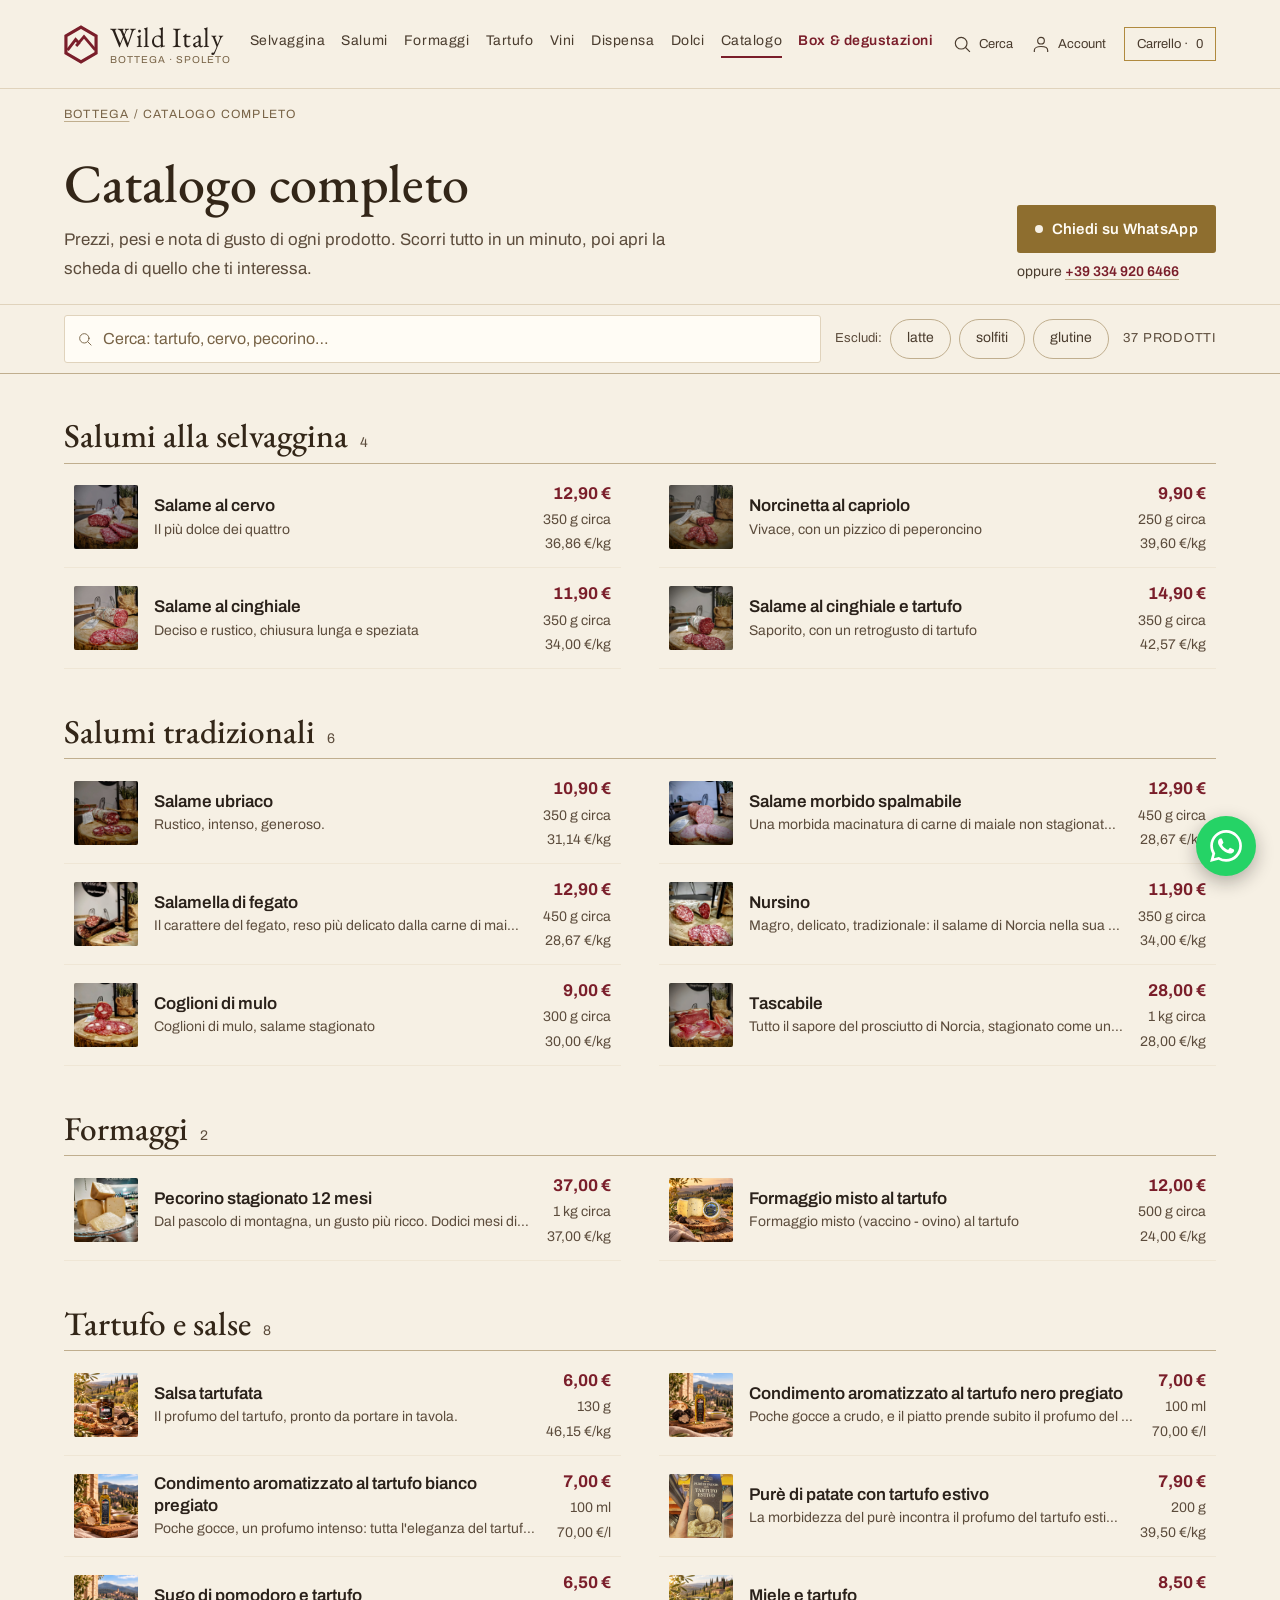
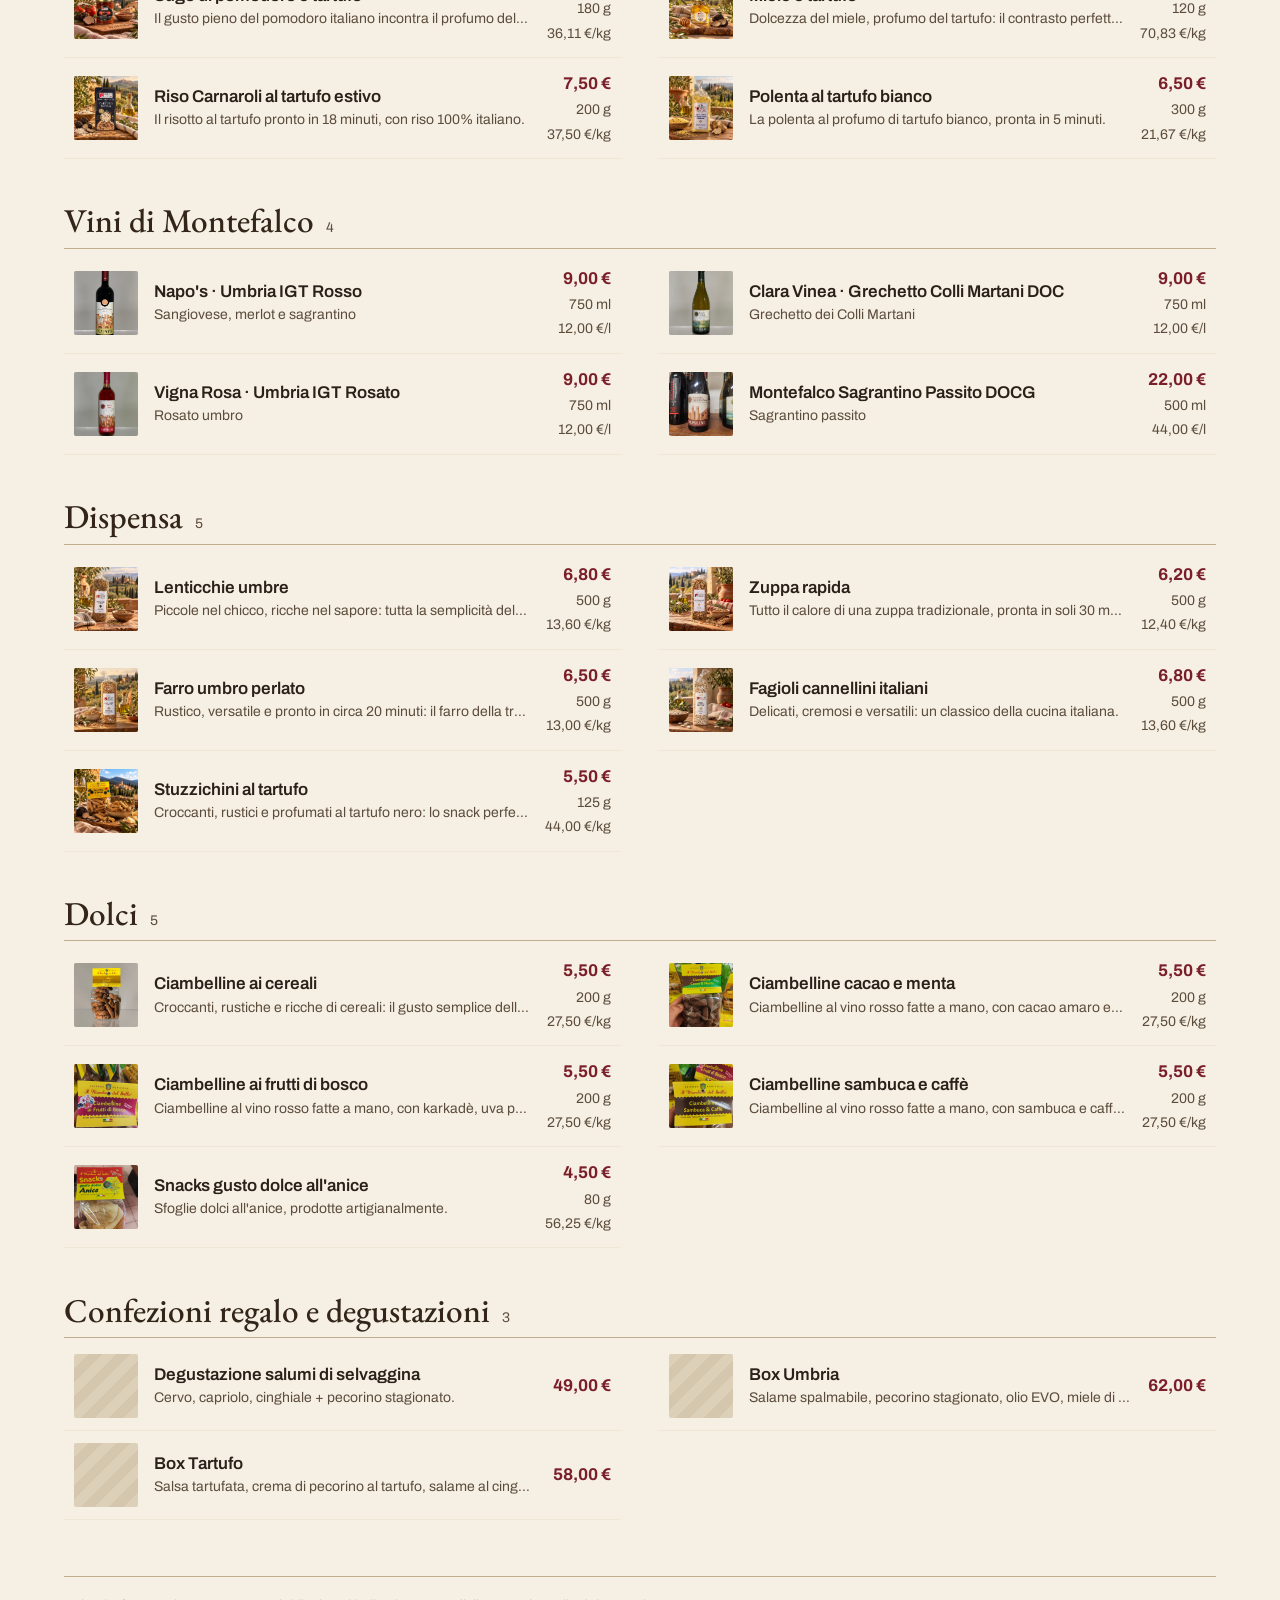
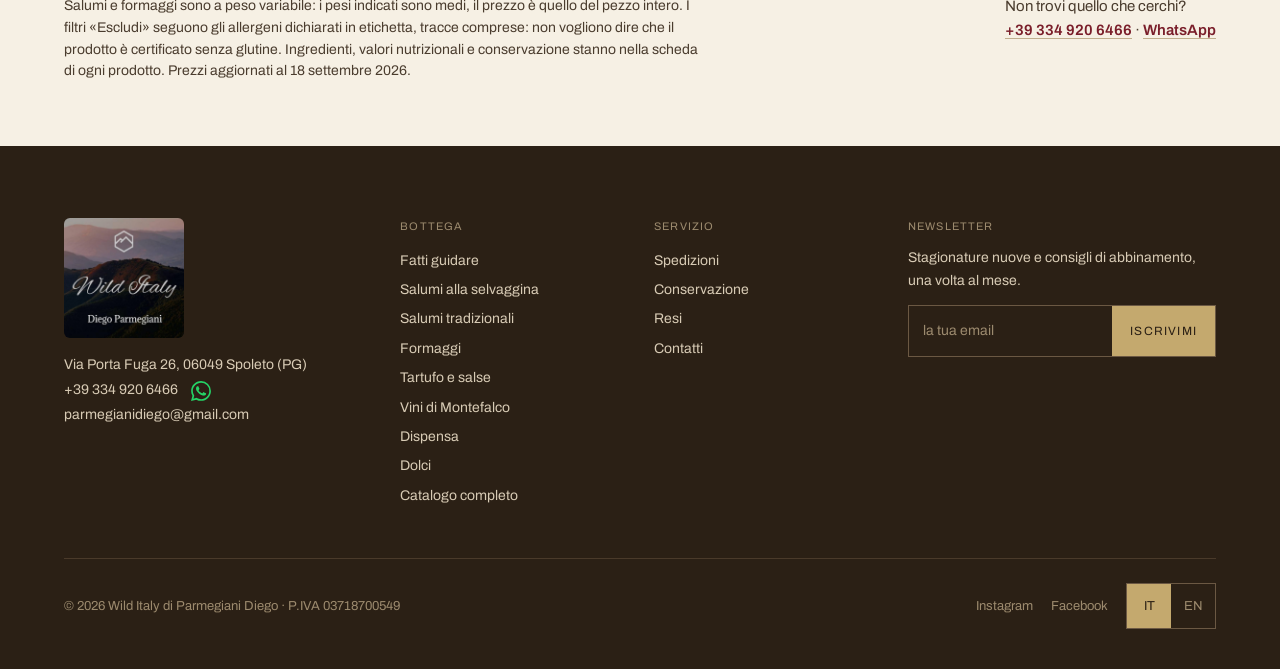
<file: catalogo.html>
<!DOCTYPE html>
<!-- Wild Italy · codice di Emanuele Parmegiani -->
<html lang="it">
<head>
<meta charset="utf-8">
<meta name="viewport" content="width=device-width, initial-scale=1">
<title>Catalogo completo · Wild Italy</title>
<meta name="description" content="Tutti i prodotti della bottega Wild Italy di Spoleto in una pagina: prezzi, pesi e nota di gusto.">
<link rel="preconnect" href="https://fonts.googleapis.com">
<link rel="preconnect" href="https://fonts.gstatic.com" crossorigin>
<link href="https://fonts.googleapis.com/css2?family=EB+Garamond:ital,wght@0,400;0,500;0,600;1,400&family=Archivo:wght@400;500;600;700&display=swap" rel="stylesheet">
<link rel="stylesheet" href="assets/css/wild.css">
<link rel="icon" href="assets/img/favicon-32.png" sizes="32x32" type="image/png">
<link rel="icon" href="assets/img/favicon.svg" type="image/svg+xml">
<link rel="apple-touch-icon" href="assets/img/apple-touch-icon.png">
<meta property="og:site_name" content="Wild Italy">
<meta property="og:image" content="https://pippopippante.github.io/wilditaly/assets/img/logo.jpeg">
</head>
<body data-pagina="catalogo">
<a class="skip" href="#main">Vai al contenuto</a>

<main id="main">

  <div class="wrap">
    <nav class="crumbs" aria-label="Percorso"><a href="index.html">Bottega</a> / Catalogo completo</nav>
    <div class="ls-head">
      <div>
        <h1 class="h1">Catalogo completo</h1>
        <p class="body body--lg measure">Prezzi, pesi e nota di gusto di ogni prodotto. Scorri tutto in un minuto, poi apri la scheda di quello che ti interessa.</p>
      </div>
      <div class="ls-contatti">
        <a class="ls-wa" data-ls-wa target="_blank" rel="noopener">Chiedi su WhatsApp</a>
        <p>oppure <a data-ls-tel></a></p>
      </div>
    </div>
  </div>

  <div class="wrap ls-bar">
    <label class="ls-cerca">
      <span data-ico="search"></span>
      <span class="sr">Cerca nel catalogo</span>
      <input type="search" data-ls-q placeholder="Cerca: tartufo, cervo, pecorino…">
    </label>
    <!-- "Escludi" e non "senza glutine": è una dicitura regolata (Reg. UE 828/2014), i prodotti non sono certificati -->
    <div class="ls-filtri" role="group" aria-label="Escludi gli allergeni">
      <span class="ls-filtri__l" aria-hidden="true">Escludi:</span>
      <button type="button" class="ls-chip" data-ls-f="latte" aria-pressed="false">latte</button>
      <button type="button" class="ls-chip" data-ls-f="solfiti" aria-pressed="false">solfiti</button>
      <button type="button" class="ls-chip" data-ls-f="glutine" aria-pressed="false">glutine</button>
    </div>
    <p class="ls-n" aria-live="polite" data-ls-n></p>
  </div>

  <div class="wrap" data-ls-lista></div>

  <div class="wrap" data-ls-vuoto hidden>
    <div class="empty" style="margin-top:28px">
      <div class="h3">Nessun prodotto con questi filtri.</div>
      <button type="button" class="btn btn--wineline btn--sm" style="margin-top:12px" data-ls-azzera>Azzera ricerca e filtri</button>
      <p style="margin-top:14px">In bottega forse c'è: <a data-ls-wa target="_blank" rel="noopener">chiedi su WhatsApp</a></p>
    </div>
  </div>

  <div class="wrap">
    <div class="ls-piede">
      <p>Salumi e formaggi sono a peso variabile: i pesi indicati sono medi, il prezzo è quello del pezzo intero.
      I filtri «Escludi» seguono gli allergeni dichiarati in etichetta, tracce comprese: non vogliono dire che il prodotto è certificato senza glutine.
      Ingredienti, valori nutrizionali e conservazione stanno nella scheda di ogni prodotto.
      Prezzi aggiornati al 18 settembre 2026.</p>
      <p>Non trovi quello che cerchi?<br><a data-ls-tel></a> · <a data-ls-wa target="_blank" rel="noopener">WhatsApp</a></p>
    </div>
  </div>

</main>

<script src="assets/js/catalogo.js"></script>
<script src="assets/js/wild.js"></script>
</body>
</html>
</file>
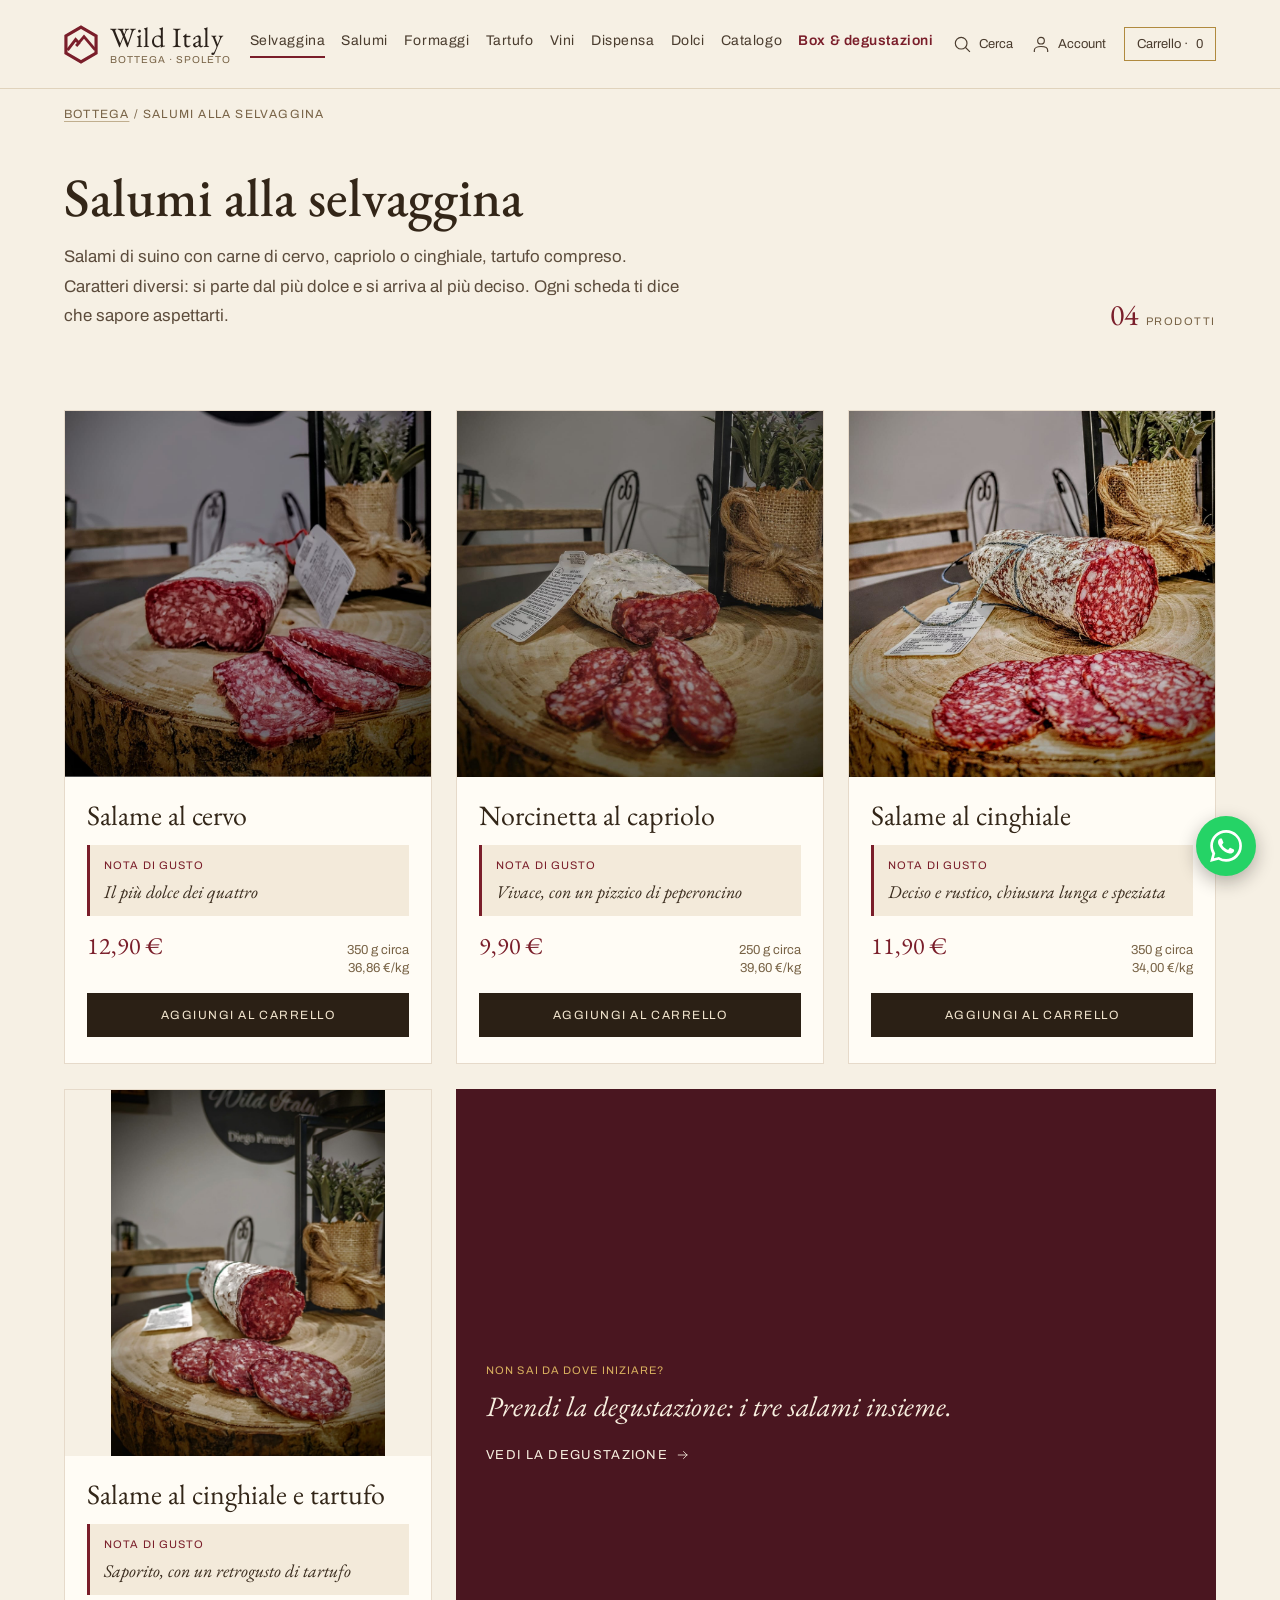
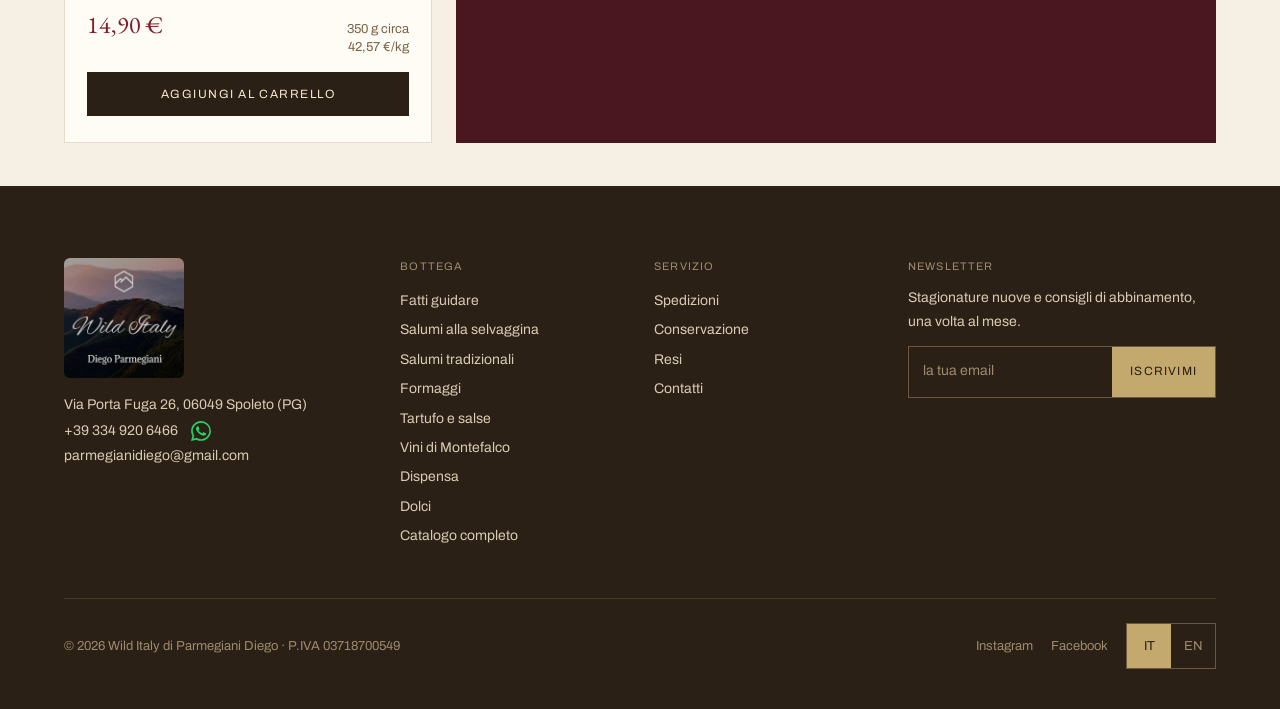
<file: categoria.html>
<!DOCTYPE html>
<!-- Wild Italy · codice di Emanuele Parmegiani -->
<html lang="it">
<head>
<meta charset="utf-8">
<meta name="viewport" content="width=device-width, initial-scale=1">
<title>Bottega · Wild Italy</title>
<meta name="description" content="Gli scaffali della bottega Wild Italy di Spoleto: salumi di selvaggina, formaggi, tartufo, vini di Montefalco.">
<link rel="preconnect" href="https://fonts.googleapis.com">
<link rel="preconnect" href="https://fonts.gstatic.com" crossorigin>
<link href="https://fonts.googleapis.com/css2?family=EB+Garamond:ital,wght@0,400;0,500;0,600;1,400&family=Archivo:wght@400;500;600;700&display=swap" rel="stylesheet">
<link rel="stylesheet" href="assets/css/wild.css">
<link rel="icon" href="assets/img/favicon-32.png" sizes="32x32" type="image/png">
<link rel="icon" href="assets/img/favicon.svg" type="image/svg+xml">
<link rel="apple-touch-icon" href="assets/img/apple-touch-icon.png">
<meta property="og:site_name" content="Wild Italy">
<meta property="og:image" content="https://pippopippante.github.io/wilditaly/assets/img/logo.jpeg">
</head>
<body data-pagina="categoria">
<a class="skip" href="#main">Vai al contenuto</a>

<main id="main">

  <div class="wrap">
    <nav class="crumbs" aria-label="Percorso" data-cat-crumb></nav>
  </div>

  <div class="wrap sec sec--tight">
    <div class="cat-intro">
      <div>
        <h1 class="h1" data-cat-title></h1>
        <p class="body body--lg measure" style="margin-top:16px" data-cat-intro></p>
      </div>
      <p class="cat-n" data-cat-n></p>
    </div>
  </div>

  <div class="wrap sec sec--tight cat-griglia">
    <div class="grid-3" data-cat-grid></div>
  </div>

</main>

<script src="assets/js/catalogo.js"></script>
<script src="assets/js/wild.js"></script>
</body>
</html>
</file>
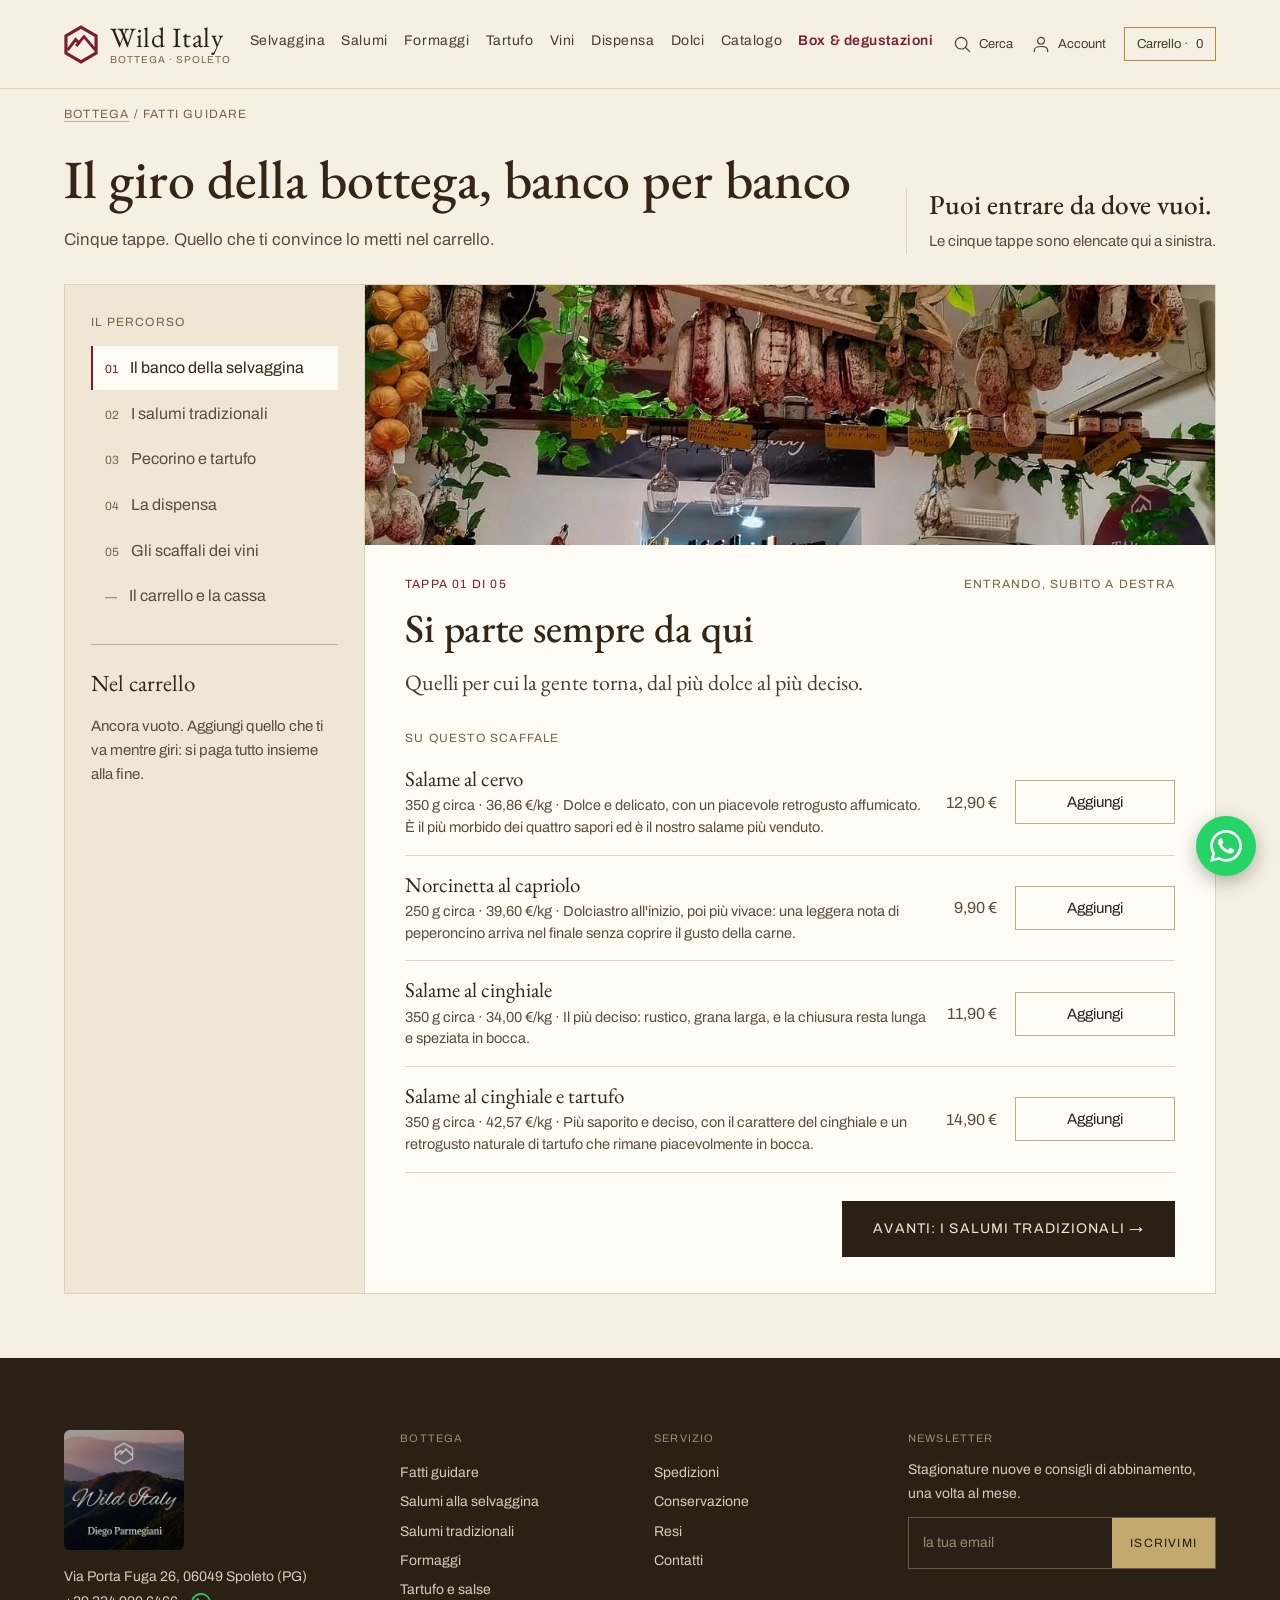
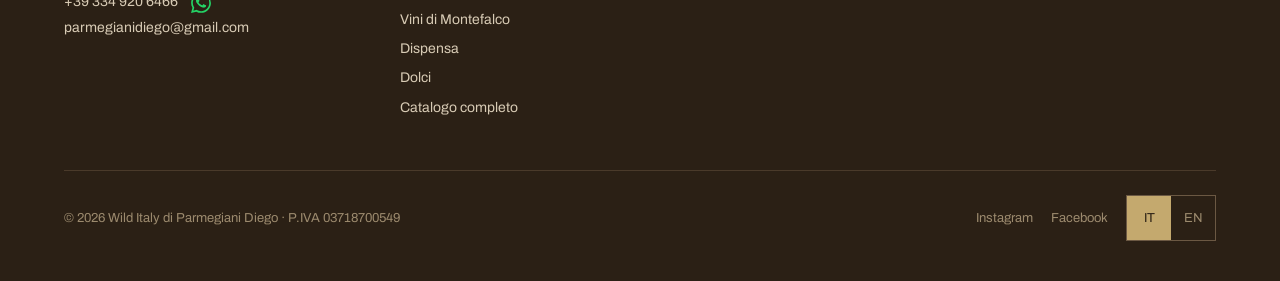
<file: guida.html>
<!DOCTYPE html>
<!-- Wild Italy · codice di Emanuele Parmegiani -->
<html lang="it">
<head>
<meta charset="utf-8">
<meta name="viewport" content="width=device-width, initial-scale=1">
<title>Fatti guidare · Wild Italy</title>
<meta name="description" content="La visita guidata della bottega Wild Italy di Spoleto: cinque tappe fra gli scaffali, e quello che ti convince lo metti nel carrello.">
<link rel="preconnect" href="https://fonts.googleapis.com">
<link rel="preconnect" href="https://fonts.gstatic.com" crossorigin>
<link href="https://fonts.googleapis.com/css2?family=EB+Garamond:ital,wght@0,400;0,500;0,600;1,400&family=Archivo:wght@400;500;600;700&display=swap" rel="stylesheet">
<link rel="stylesheet" href="assets/css/wild.css">
<link rel="icon" href="assets/img/favicon-32.png" sizes="32x32" type="image/png">
<link rel="icon" href="assets/img/favicon.svg" type="image/svg+xml">
<link rel="apple-touch-icon" href="assets/img/apple-touch-icon.png">
<meta property="og:site_name" content="Wild Italy">
<meta property="og:image" content="https://pippopippante.github.io/wilditaly/assets/img/logo.jpeg">
</head>
<body data-pagina="guida">
<a class="skip" href="#main">Vai al contenuto</a>

<main id="main">

  <!-- su telefono l'intro resta solo per i lettori di schermo: si apre sulla foto della tappa (2b) -->
  <div class="wrap gv-intro">
    <nav class="crumbs" aria-label="Percorso"><a href="index.html">Bottega</a> / Fatti guidare</nav>
    <div class="gv-intro__row">
      <div>
        <h1 class="h1">Il giro della bottega, banco per banco</h1>
        <p class="body body--lg measure" style="margin-top:16px">Cinque tappe. Quello che ti convince lo metti nel carrello.</p>
      </div>
      <div class="gv-intro__aside">
        <div class="h3">Puoi entrare da dove vuoi.</div>
        <p class="body" style="margin-top:6px">Le cinque tappe sono elencate qui a sinistra.</p>
      </div>
    </div>
  </div>

  <div class="gv-body" data-guida></div>

</main>

<script src="assets/js/catalogo.js"></script>
<script src="assets/js/wild.js"></script>
</body>
</html>
</file>
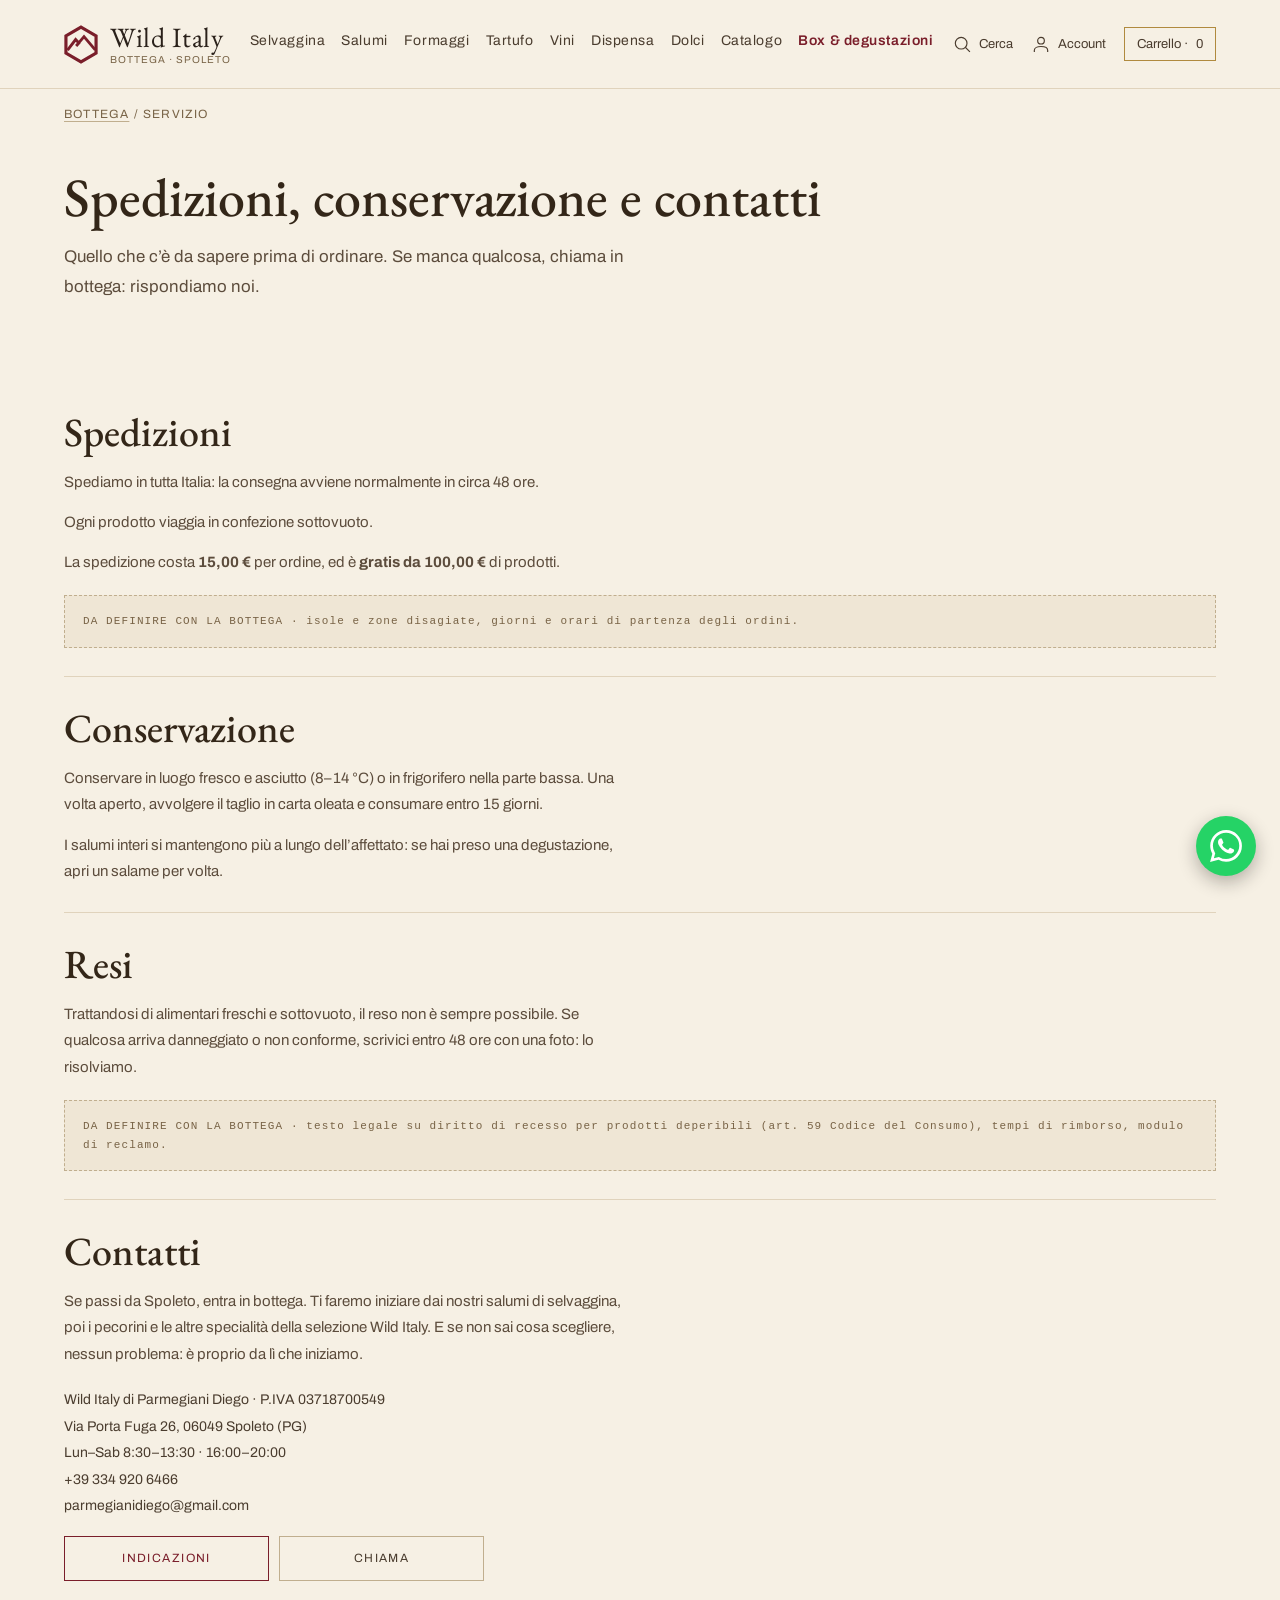
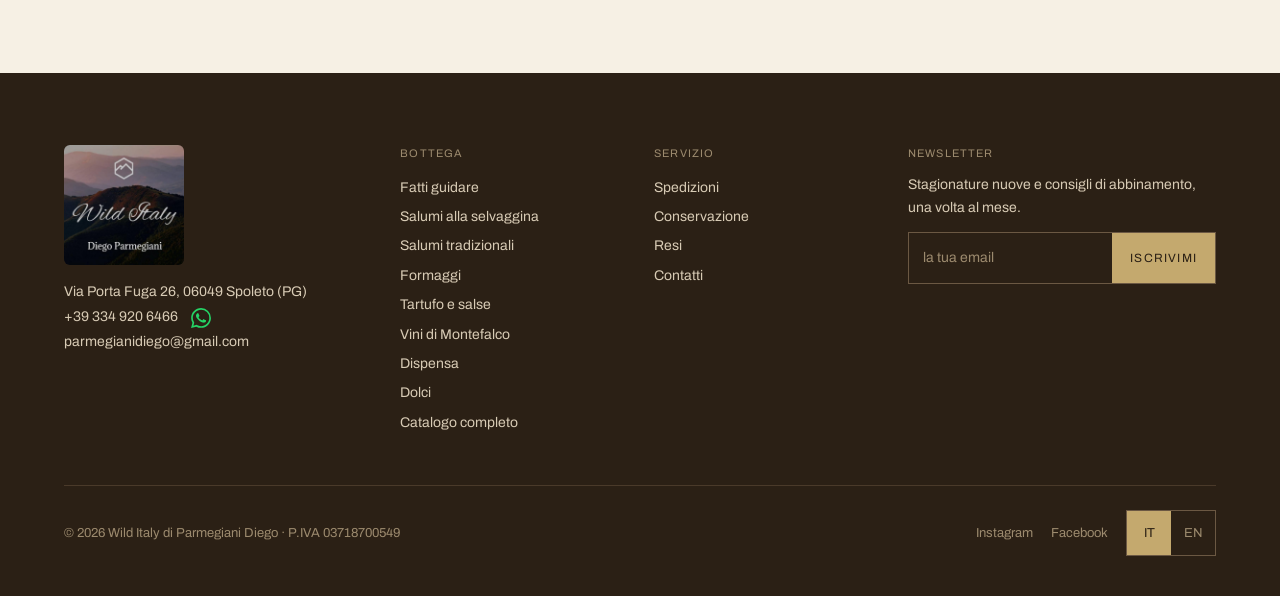
<file: info.html>
<!DOCTYPE html>
<!-- Wild Italy · codice di Emanuele Parmegiani -->
<html lang="it">
<head>
<meta charset="utf-8">
<meta name="viewport" content="width=device-width, initial-scale=1">
<title>Spedizioni, conservazione e contatti · Wild Italy</title>
<meta name="description" content="Come spediamo, come conservare i salumi e dove trovarci: via Porta Fuga 26, Spoleto (PG).">
<link rel="preconnect" href="https://fonts.googleapis.com">
<link rel="preconnect" href="https://fonts.gstatic.com" crossorigin>
<link href="https://fonts.googleapis.com/css2?family=EB+Garamond:ital,wght@0,400;0,500;0,600;1,400&family=Archivo:wght@400;500;600;700&display=swap" rel="stylesheet">
<link rel="stylesheet" href="assets/css/wild.css">
<link rel="icon" href="assets/img/favicon-32.png" sizes="32x32" type="image/png">
<link rel="icon" href="assets/img/favicon.svg" type="image/svg+xml">
<link rel="apple-touch-icon" href="assets/img/apple-touch-icon.png">
<meta property="og:site_name" content="Wild Italy">
<meta property="og:image" content="https://pippopippante.github.io/wilditaly/assets/img/logo.jpeg">
</head>
<body data-pagina="info">
<a class="skip" href="#main">Vai al contenuto</a>

<main id="main">

  <div class="wrap">
    <nav class="crumbs" aria-label="Percorso"><a href="index.html">Bottega</a> / Servizio</nav>
  </div>

  <div class="wrap sec sec--tight">
    <h1 class="h1">Spedizioni, conservazione e contatti</h1>
    <p class="body body--lg measure" style="margin-top:16px">Quello che c’è da sapere prima di ordinare. Se manca qualcosa, chiama in bottega: rispondiamo noi.</p>
  </div>

  <div class="wrap sec">
      <div>
        <section class="info-block" id="spedizioni">
          <h2 class="h2">Spedizioni</h2>
          <p class="body measure" style="margin-top:14px">Spediamo in tutta Italia: la consegna avviene normalmente in circa 48 ore.</p>
          <p class="body measure" style="margin-top:14px">Ogni prodotto viaggia in confezione sottovuoto.</p>
          <p class="body measure" style="margin-top:14px">La spedizione costa <strong><span data-spedizione>15,00 €</span></strong> per ordine, ed è <strong>gratis da <span data-spedizione-gratis>100,00 €</span></strong> di prodotti.</p>
          <div class="todo" style="margin-top:20px">DA DEFINIRE CON LA BOTTEGA · isole e zone disagiate, giorni e orari di partenza degli ordini.</div>
        </section>

        <section class="info-block" id="conservazione">
          <h2 class="h2">Conservazione</h2>
          <p class="body measure" style="margin-top:14px">Conservare in luogo fresco e asciutto (8–14 °C) o in frigorifero nella parte bassa. Una volta aperto, avvolgere il taglio in carta oleata e consumare entro 15 giorni.</p>
          <p class="body measure" style="margin-top:14px">I salumi interi si mantengono più a lungo dell’affettato: se hai preso una degustazione, apri un salame per volta.</p>
        </section>

        <section class="info-block" id="resi">
          <h2 class="h2">Resi</h2>
          <p class="body measure" style="margin-top:14px">Trattandosi di alimentari freschi e sottovuoto, il reso non è sempre possibile. Se qualcosa arriva danneggiato o non conforme, scrivici entro 48 ore con una foto: lo risolviamo.</p>
          <div class="todo" style="margin-top:20px">DA DEFINIRE CON LA BOTTEGA · testo legale su diritto di recesso per prodotti deperibili (art. 59 Codice del Consumo), tempi di rimborso, modulo di reclamo.</div>
        </section>

        <section class="info-block" id="contatti">
          <h2 class="h2">Contatti</h2>
          <p class="body measure" style="margin-top:14px">Se passi da Spoleto, entra in bottega. Ti faremo iniziare dai nostri salumi di selvaggina, poi i pecorini e le altre specialità della selezione Wild Italy. E se non sai cosa scegliere, nessun problema: è proprio da lì che iniziamo.</p>
          <p class="shop__hours" style="margin-top:20px">
            Wild Italy di Parmegiani Diego · P.IVA 03718700549<br>
            Via Porta Fuga 26, 06049 Spoleto (PG)<br>
            Lun–Sab 8:30–13:30 · 16:00–20:00<br>
            <a href="tel:+393349206466">+39 334 920 6466</a><br>
            <a href="mailto:parmegianidiego@gmail.com">parmegianidiego@gmail.com</a>
          </p>
          <div class="shop__cta" style="max-width:420px">
            <a class="btn btn--wineline btn--sm" href="https://maps.app.goo.gl/MFsZsuGnCjkg5w8x6" target="_blank" rel="noopener">Indicazioni</a>
            <a class="btn btn--line btn--sm" href="tel:+393349206466">Chiama</a>
          </div>
        </section>
      </div>
  </div>

</main>

<script src="assets/js/catalogo.js"></script>
<script src="assets/js/wild.js"></script>
</body>
</html>
</file>
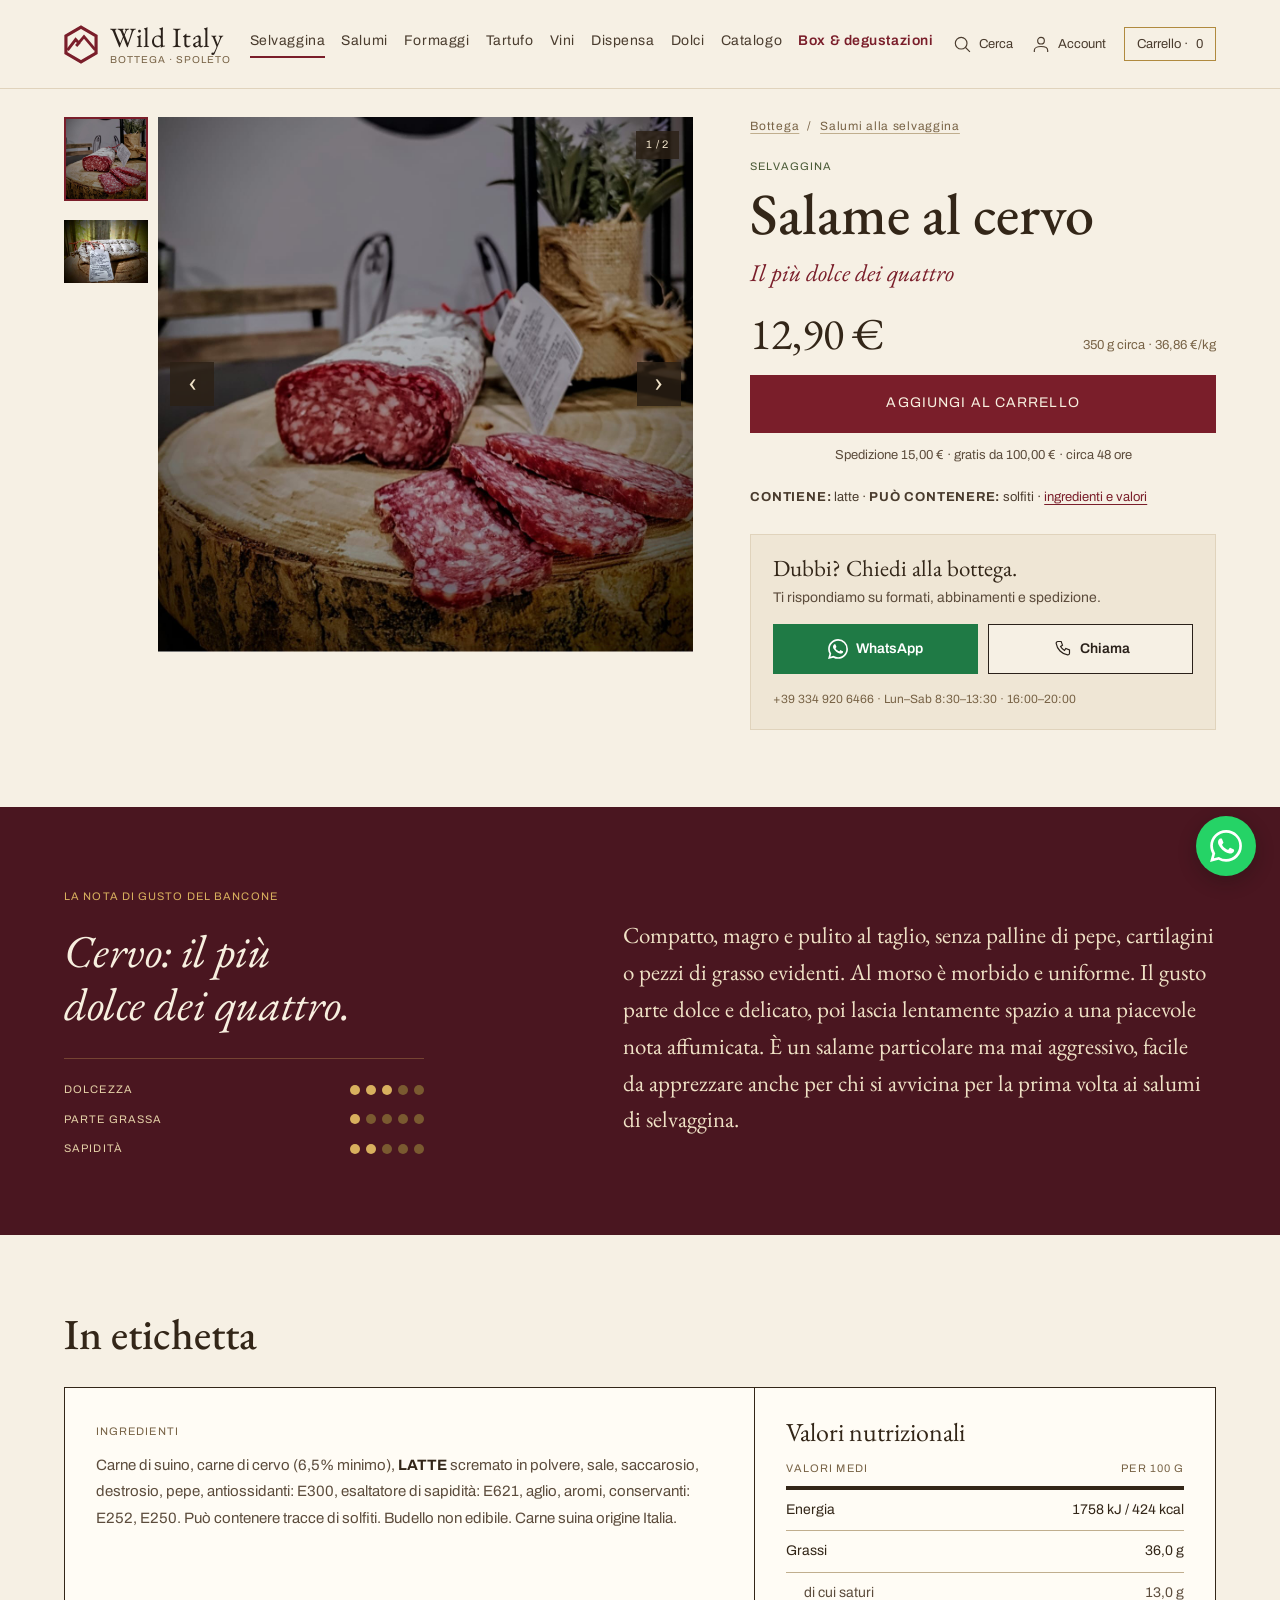
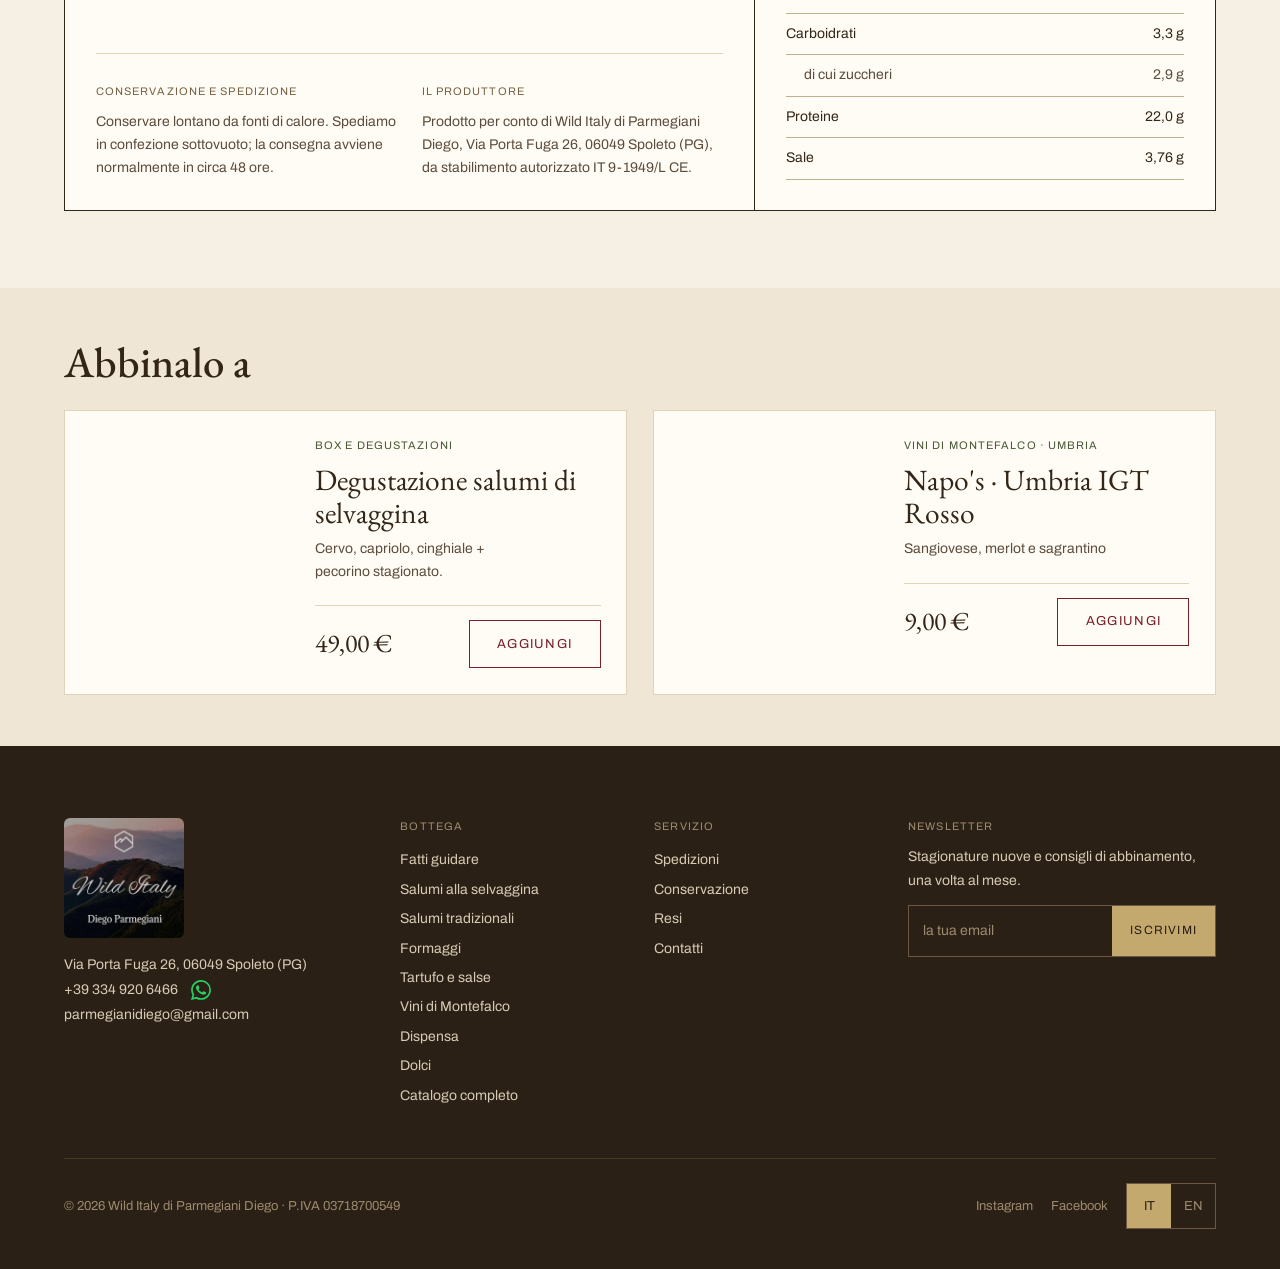
<file: prodotto.html>
<!DOCTYPE html>
<!-- Wild Italy · codice di Emanuele Parmegiani -->
<html lang="it">
<head>
<meta charset="utf-8">
<meta name="viewport" content="width=device-width, initial-scale=1">
<title>Prodotto · Wild Italy</title>
<meta name="description" content="Scheda prodotto Wild Italy: nota di gusto, formato, ingredienti, conservazione e spedizione sottovuoto con consegna in circa 48 ore.">
<link rel="preconnect" href="https://fonts.googleapis.com">
<link rel="preconnect" href="https://fonts.gstatic.com" crossorigin>
<link href="https://fonts.googleapis.com/css2?family=EB+Garamond:ital,wght@0,400;0,500;0,600;0,700;1,400&family=Archivo:wght@400;500;600;700&display=swap" rel="stylesheet">
<link rel="stylesheet" href="assets/css/wild.css">
<link rel="icon" href="assets/img/favicon-32.png" sizes="32x32" type="image/png">
<link rel="icon" href="assets/img/favicon.svg" type="image/svg+xml">
<link rel="apple-touch-icon" href="assets/img/apple-touch-icon.png">
<meta property="og:site_name" content="Wild Italy">
<meta property="og:image" content="https://pippopippante.github.io/wilditaly/assets/img/logo.jpeg">
<!-- three.js per la bottiglia 3D dei vini: si scarica solo quando si apre la voce 3D della galleria -->
<script type="importmap">
  { "imports": {
    "three": "https://cdn.jsdelivr.net/npm/three@0.186.0/build/three.module.js",
    "three/addons/": "https://cdn.jsdelivr.net/npm/three@0.186.0/examples/jsm/"
  } }
</script>
</head>
<body data-pagina="prodotto">
<a class="skip" href="#main">Vai al contenuto</a>

<main id="main">

  <div data-pdp></div>

</main>

<!-- barra di acquisto fissa su telefono: "Aggiungi al carrello" -->
<div class="buybar" data-buybar hidden></div>

<script src="assets/js/catalogo.js"></script>
<script src="assets/js/wild.js"></script>
</body>
</html>
</file>
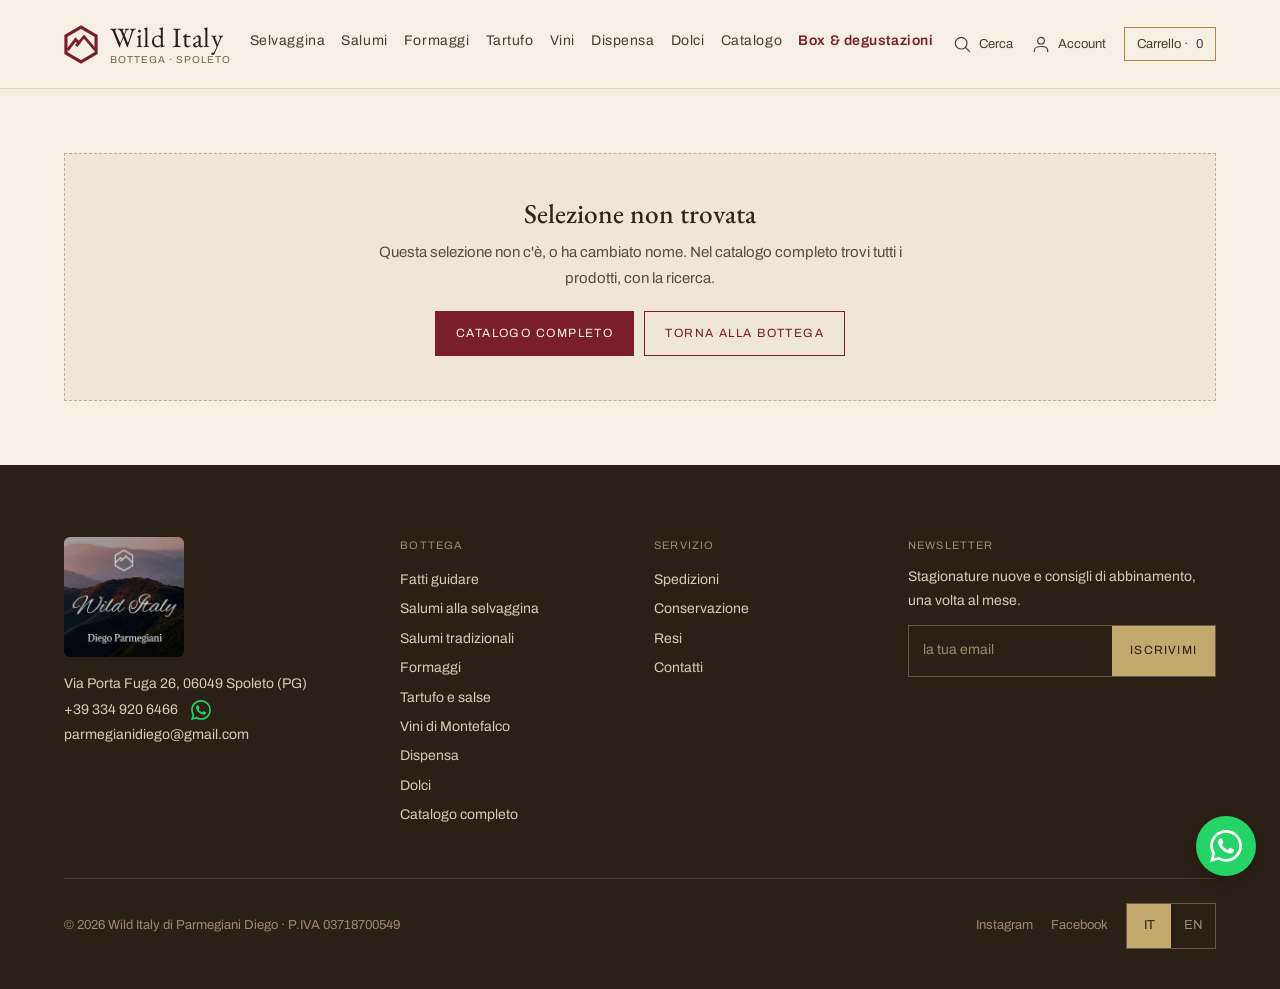
<file: selezione.html>
<!DOCTYPE html>
<!-- Wild Italy · codice di Emanuele Parmegiani -->
<html lang="it">
<head>
<meta charset="utf-8">
<meta name="viewport" content="width=device-width, initial-scale=1">
<title>Selezione · Wild Italy</title>
<meta name="description" content="Consigli della bottega Wild Italy di Spoleto: da dove partire, idee regalo, prodotti sotto i 20 €.">
<link rel="preconnect" href="https://fonts.googleapis.com">
<link rel="preconnect" href="https://fonts.gstatic.com" crossorigin>
<link href="https://fonts.googleapis.com/css2?family=EB+Garamond:ital,wght@0,400;0,500;0,600;1,400&family=Archivo:wght@400;500;600;700&display=swap" rel="stylesheet">
<link rel="stylesheet" href="assets/css/wild.css">
<link rel="icon" href="assets/img/favicon-32.png" sizes="32x32" type="image/png">
<link rel="icon" href="assets/img/favicon.svg" type="image/svg+xml">
<link rel="apple-touch-icon" href="assets/img/apple-touch-icon.png">
<meta property="og:site_name" content="Wild Italy">
<meta property="og:image" content="https://pippopippante.github.io/wilditaly/assets/img/logo.jpeg">
</head>
<body data-pagina="selezione">
<a class="skip" href="#main">Vai al contenuto</a>

<main id="main">

  <div class="wrap">
    <nav class="crumbs" aria-label="Percorso" data-sel-crumb></nav>
  </div>

  <div class="wrap sec sec--tight">
    <h1 class="h1" data-sel-title></h1>
    <p class="body body--lg measure" style="margin-top:16px" data-sel-intro></p>
  </div>

  <div data-sel-sezioni></div>

</main>

<script src="assets/js/catalogo.js"></script>
<script src="assets/js/wild.js"></script>
</body>
</html>
</file>
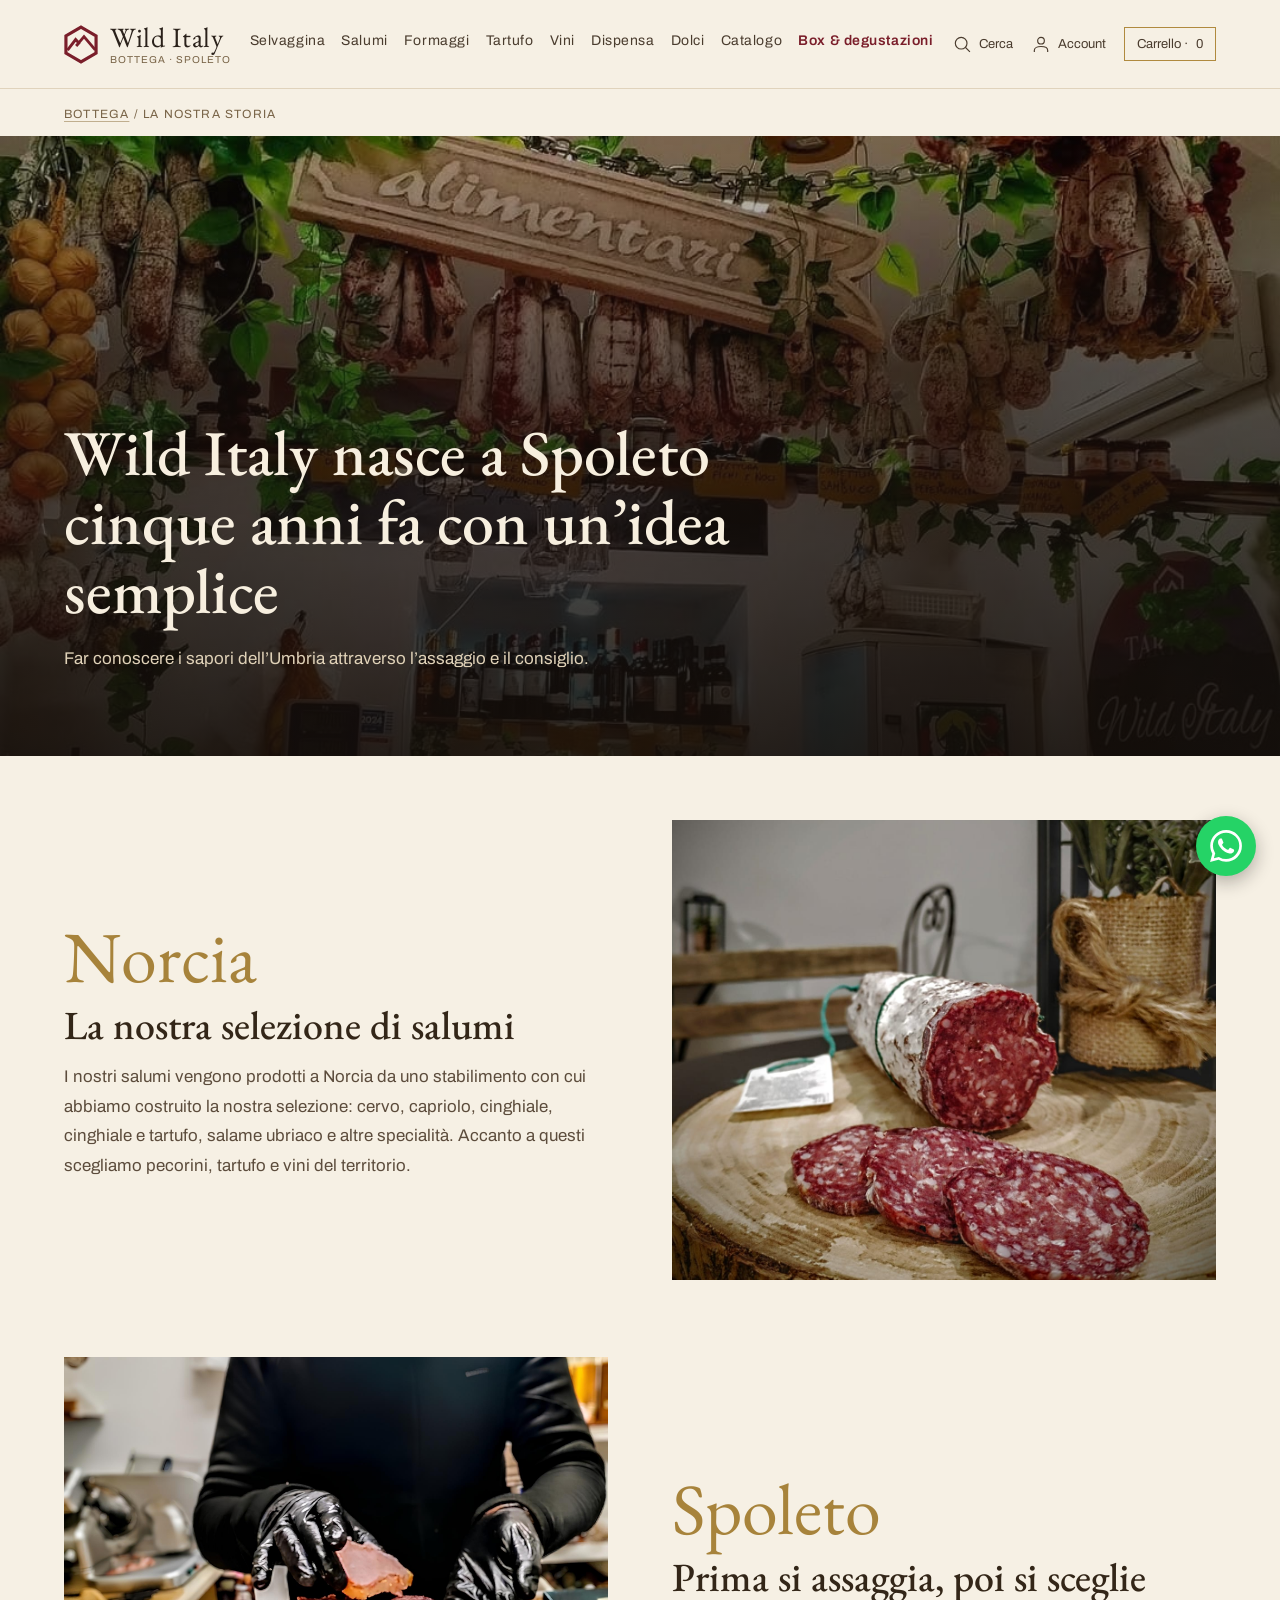
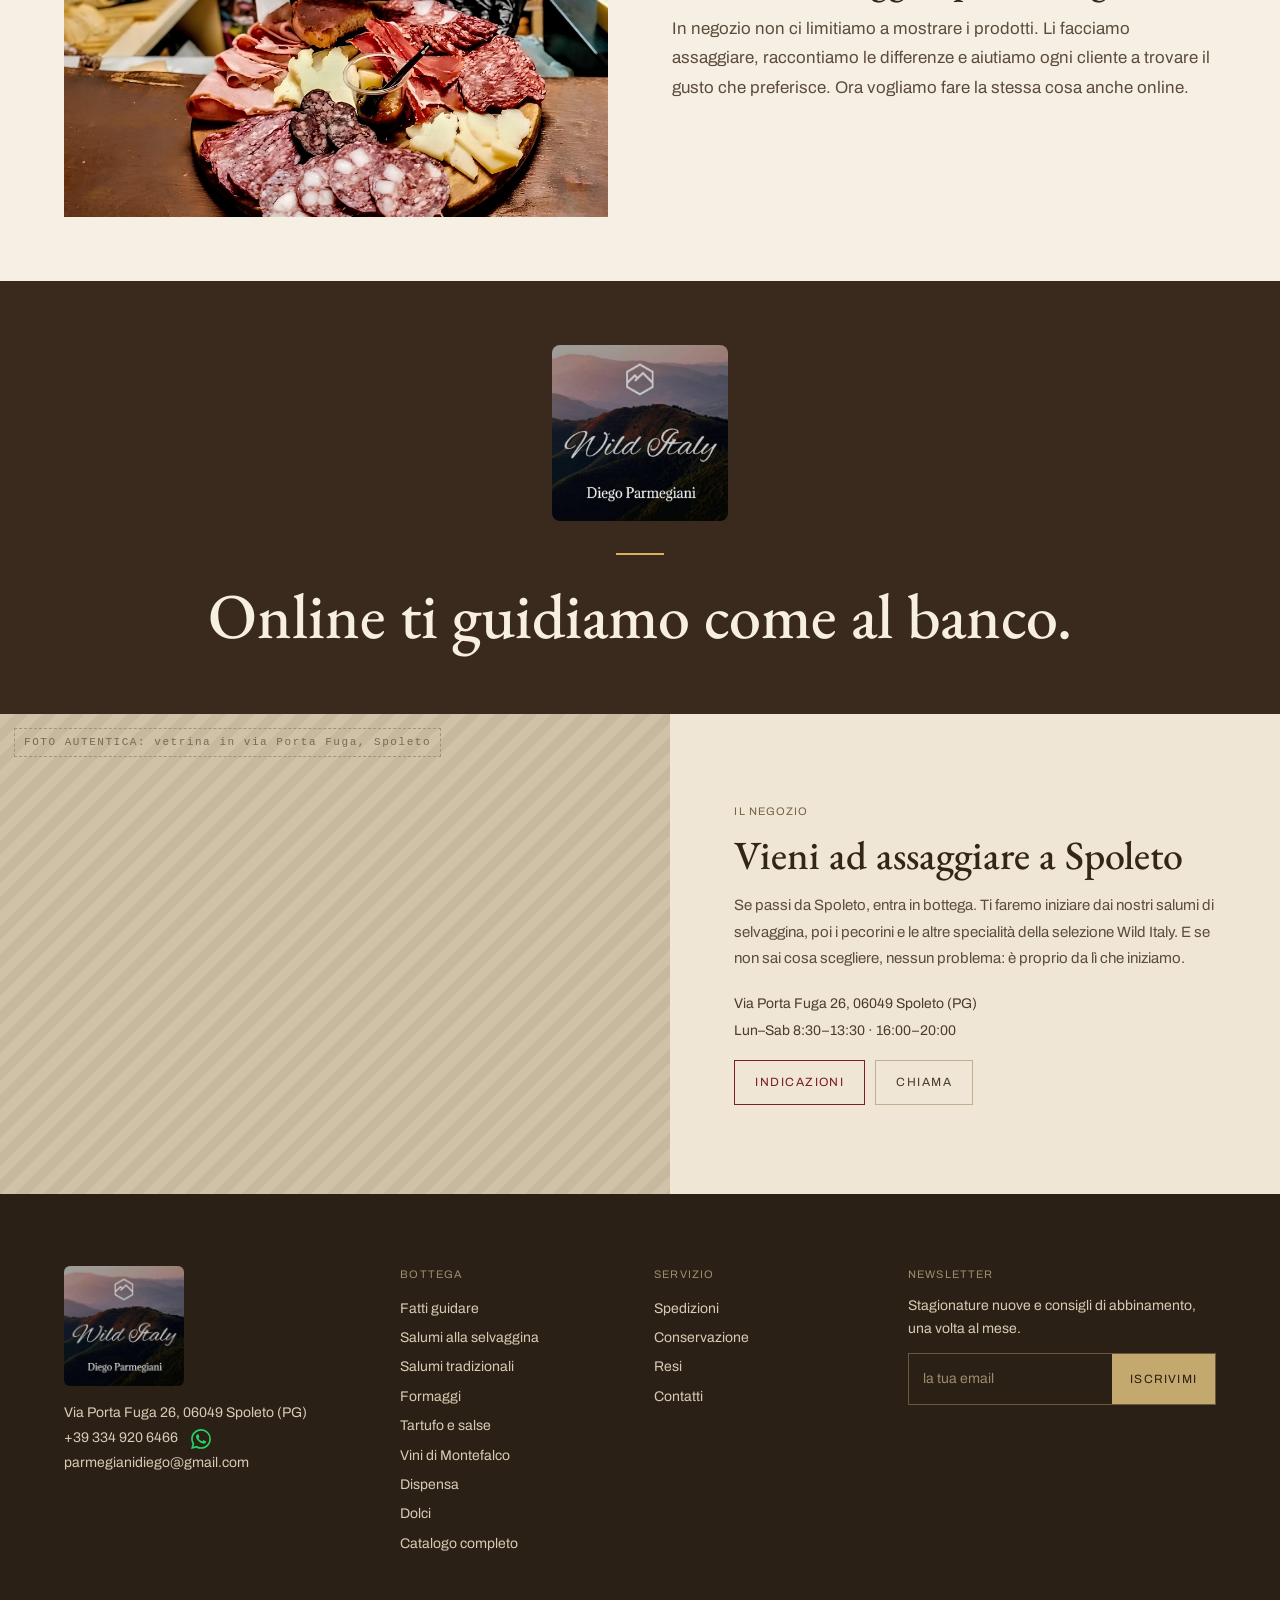
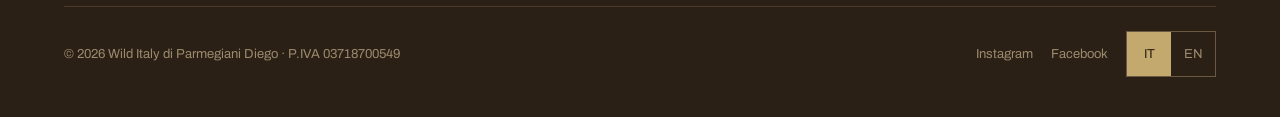
<file: storia.html>
<!DOCTYPE html>
<!-- Wild Italy · codice di Emanuele Parmegiani -->
<html lang="it">
<head>
<meta charset="utf-8">
<meta name="viewport" content="width=device-width, initial-scale=1">
<title>La nostra storia · Wild Italy</title>
<meta name="description" content="Wild Italy nasce a Spoleto per far conoscere i sapori dell’Umbria attraverso l’assaggio e il consiglio. Online ti guidiamo come al banco.">
<link rel="preconnect" href="https://fonts.googleapis.com">
<link rel="preconnect" href="https://fonts.gstatic.com" crossorigin>
<link href="https://fonts.googleapis.com/css2?family=EB+Garamond:ital,wght@0,400;0,500;0,600;1,400&family=Archivo:wght@400;500;600;700&display=swap" rel="stylesheet">
<link rel="stylesheet" href="assets/css/wild.css">
<link rel="icon" href="assets/img/favicon-32.png" sizes="32x32" type="image/png">
<link rel="icon" href="assets/img/favicon.svg" type="image/svg+xml">
<link rel="apple-touch-icon" href="assets/img/apple-touch-icon.png">
<meta property="og:site_name" content="Wild Italy">
<meta property="og:image" content="https://pippopippante.github.io/wilditaly/assets/img/logo.jpeg">
</head>
<body data-pagina="storia">
<a class="skip" href="#main">Vai al contenuto</a>

<main id="main">

  <div class="wrap">
    <nav class="crumbs" aria-label="Percorso" style="padding-bottom:12px"><a href="index.html">Bottega</a> / La nostra storia</nav>
  </div>

  <!-- ============================================================ apertura -->
  <section class="hero">
    <div class="hero__bg ph ph--deep">
      <img src="assets/img/provvisorie/bottega-bancone.jpg" alt="Interno della bottega: il bancone con i salumi appesi">
    </div>
    <div class="hero__in wrap">
      <h1 class="display">Wild Italy nasce a Spoleto cinque anni fa con un’idea semplice</h1>
      <p class="hero__lede">Far conoscere i sapori dell’Umbria attraverso l’assaggio e il consiglio.</p>
    </div>
  </section>

  <!-- ==================================================== capitoli (luogo · testo · foto) -->
  <section class="wrap sec">
    <div class="chaps">
      <article class="chap">
        <div>
          <p class="chap__luogo">Norcia</p>
          <h2 class="h2" style="margin-top:10px">La nostra selezione di salumi</h2>
          <p class="body body--lg measure" style="margin-top:14px">I nostri salumi vengono prodotti a Norcia da uno stabilimento con cui abbiamo costruito la nostra selezione: cervo, capriolo, cinghiale, cinghiale e tartufo, salame ubriaco e altre specialità. Accanto a questi scegliamo pecorini, tartufo e vini del territorio.</p>
        </div>
        <div class="ph ph--2">
          <img src="assets/img/provvisorie/salame-cinghiale-tartufo-1.jpg" alt="Salame al cinghiale e tartufo affettato su un tagliere di legno, in bottega" loading="lazy" style="object-position:50% 70%">
        </div>
      </article>
      <article class="chap">
        <div>
          <p class="chap__luogo">Spoleto</p>
          <h2 class="h2" style="margin-top:10px">Prima si assaggia, poi si sceglie</h2>
          <p class="body body--lg measure" style="margin-top:14px">In negozio non ci limitiamo a mostrare i prodotti. Li facciamo assaggiare, raccontiamo le differenze e aiutiamo ogni cliente a trovare il gusto che preferisce. Ora vogliamo fare la stessa cosa anche online.</p>
        </div>
        <div class="ph ph--3">
          <img src="assets/img/provvisorie/tagliere-bancone.jpg" alt="Un tagliere di salumi e pecorino preparato al bancone" loading="lazy" style="object-position:50% 65%">
        </div>
      </article>
    </div>
  </section>

  <!-- ================================================================ claim -->
  <section class="sec sec--wood">
    <img class="story-logo" src="assets/img/logo.jpeg" alt="Logo Wild Italy, Diego Parmegiani" width="500" height="500" loading="lazy">
    <p class="wrap display story-claim">Online ti guidiamo come al banco.</p>
  </section>

  <!-- ============================================================ il negozio -->
  <section class="shop" aria-labelledby="t-negozio">
    <div class="ph ph--4 ph--tag">
      <span class="ph__note">FOTO AUTENTICA: vetrina in via Porta Fuga, Spoleto</span>
    </div>
    <div class="shop__card">
      <p class="eyebrow">IL NEGOZIO</p>
      <h2 class="h2" id="t-negozio" style="margin-top:12px">Vieni ad assaggiare a Spoleto</h2>
      <p class="body measure" style="margin-top:14px">Se passi da Spoleto, entra in bottega. Ti faremo iniziare dai nostri salumi di selvaggina, poi i pecorini e le altre specialità della selezione Wild Italy. E se non sai cosa scegliere, nessun problema: è proprio da lì che iniziamo.</p>
      <p class="shop__hours">Via Porta Fuga 26, 06049 Spoleto (PG)<br>Lun–Sab 8:30–13:30 · 16:00–20:00</p>
      <div class="shop__cta">
        <a class="btn btn--wineline btn--sm" href="https://maps.app.goo.gl/MFsZsuGnCjkg5w8x6" target="_blank" rel="noopener">Indicazioni</a>
        <a class="btn btn--line btn--sm" href="tel:+393349206466">Chiama</a>
      </div>
    </div>
  </section>

</main>

<script src="assets/js/catalogo.js"></script>
<script src="assets/js/wild.js"></script>
</body>
</html>
</file>
<file: assets/css/wild.css>
/* ==========================================================================
   Wild Italy — sistema di design
   Codice di Emanuele Parmegiani.
   Direzione 1a "bottega calda": legno, vinaccia, ottone.
   Implementazione di "Wild Italy.dc.html" (turno 1 desktop + turno 2 mobile).
   ========================================================================== */

:root{
  /* superfici */
  --paper:#F6F0E4;
  --sand:#EFE6D5;
  --card:#FFFCF5;
  --wood:#3A2A1E;
  --wood-dark:#2B2015;
  --night:#14100C;

  /* inchiostri */
  --ink:#2A211A;
  --ink-strong:#332618;
  --ink-soft:#4A3C2E;
  --muted:#5C4C3C;
  /* scuriti per il contrasto AA (4,5:1) anche sulla sabbia: prima 3,6–4,4:1 */
  --meta:#786346;
  --meta-2:#76644E;

  /* linee */
  --line:#E0D3BC;
  --line-strong:#C0AE8E;
  --line-dark:#4A3A2A;

  /* accenti */
  --wine:#7A1E2A;
  --wine-deep:#4A1620;
  --brass:#B08A3E;
  --brass-soft:#C4A96E;
  --gold:#D8B05E;
  --olive:#4A5A36;

  /* testo su fondo scuro */
  --cream:#F7EFDF;
  --cream-2:#F3E6CF;
  --cream-3:#EFE1C5;
  --sand-text:#D8CBB5;
  --sand-meta:#9C8A6E;

  /* tipografia */
  --serif:"EB Garamond", Georgia, "Times New Roman", serif;
  --sans:"Archivo", system-ui, -apple-system, "Segoe UI", sans-serif;
  --label:var(--sans);   /* occhielli, briciole, etichette */
  --mono:"Courier New", Courier, monospace; /* solo note interne: segnaposto FOTO e riquadri da definire */

  /* ritmo */
  --pad:20px;
  --gap:12px;
  --bar-h:0px;

  /* trame segnaposto foto — tutte le foto del mockup sono placeholder */
  --hatch:repeating-linear-gradient(135deg,#D9CDB6 0 10px,#D1C4AA 10px 20px);
  --hatch-2:repeating-linear-gradient(135deg,#DCD0B9 0 10px,#D4C7AD 10px 20px);
  --hatch-3:repeating-linear-gradient(135deg,#D4C7AF 0 10px,#CCBEA4 10px 20px);
  --hatch-4:repeating-linear-gradient(135deg,#CFC2A9 0 10px,#C7B99E 10px 20px);
  --hatch-deep:repeating-linear-gradient(135deg,#3B2C22 0 14px,#33261D 14px 28px);
}
@media (min-width:760px){ :root{ --pad:40px; --gap:20px; } }
@media (min-width:1120px){ :root{ --pad:64px; --gap:24px; } }

/* --------------------------------------------------------------- reset */
*,*::before,*::after{box-sizing:border-box}
html{-webkit-text-size-adjust:100%;scroll-behavior:smooth;scroll-padding-top:110px}
@media (prefers-reduced-motion:reduce){
  html{scroll-behavior:auto}
  *,*::before,*::after{animation-duration:.01ms !important;transition-duration:.01ms !important}
}
body{
  margin:0;
  background:var(--paper);
  color:var(--ink);
  font-family:var(--sans);
  font-size:15px;
  line-height:1.6;
  -webkit-font-smoothing:antialiased;
  padding-bottom:var(--bar-h);
  overflow-wrap:break-word;
}
body.is-locked{overflow:hidden}
/* L'header lo inserisce wild.js dopo il primo disegno: finché non c'è si tiene libero
   il suo spazio, se no la pagina salta giù (CLS).
   Le altezze sono quelle misurate dell'header vero: se cambia, vanno aggiornate. */
body{--chrome-h:65px}
body[data-pagina="prodotto"]{--chrome-h:56px}
@media (min-width:1120px){ body,body[data-pagina="prodotto"]{--chrome-h:89px} }
body:not(.has-chrome)::before{content:"";display:block;height:var(--chrome-h)}
img{max-width:100%;display:block}
button{font:inherit;color:inherit;background:none;border:0;padding:0;cursor:pointer}
a{color:inherit;text-decoration:none}
h1,h2,h3,h4,p{margin:0}
ul,ol{margin:0;padding:0;list-style:none}
input,select,textarea{font:inherit;color:inherit}
::selection{background:var(--brass);color:#fff}

:where(a,button,input,select,[tabindex]):focus-visible{
  outline:2px solid var(--focus,var(--wine));
  outline-offset:2px;
}
.sec--wood,.ftr,.band,.hero,.toast,.zoom{--focus:var(--gold)}
.skip{
  position:absolute;left:-9999px;top:0;z-index:200;
  background:var(--wine);color:var(--cream);padding:12px 18px;
  font-size:13px;letter-spacing:.08em;text-transform:uppercase;
}
.skip:focus{left:8px;top:8px}
/* titoli messi per i lettori di schermo (nomi dei prodotti, fisarmoniche): a vederli restano come prima */
.hx{font:inherit;letter-spacing:inherit;color:inherit}
.hx>a{display:block}
.sr,.sr-lg{position:absolute;width:1px;height:1px;padding:0;margin:-1px;overflow:hidden;clip:rect(0 0 0 0);white-space:nowrap;border:0}

/* -------------------------------------------------------------- layout */
.wrap{padding-left:var(--pad);padding-right:var(--pad)}
.sec{padding-top:clamp(34px,5vw,84px);padding-bottom:clamp(34px,5vw,84px)}
.sec--tight{padding-top:clamp(28px,3.4vw,52px);padding-bottom:clamp(28px,3.4vw,52px)}
.sec--wood{background:var(--wood);color:var(--cream-2)}
.sec--sand{background:var(--sand)}
.stack{display:flex;flex-direction:column}
.rule{border:0;border-top:1px solid var(--line);margin:0}

/* ---------------------------------------------------------- tipografia */
.eyebrow{
  font-family:var(--label);font-size:11px;letter-spacing:.1em;
  text-transform:uppercase;color:var(--meta);
}
.eyebrow--brass{color:var(--brass-soft)}
.eyebrow--gold{color:var(--gold)}
.eyebrow--wine{color:var(--wine)}
.eyebrow--olive{color:var(--olive)}

.display{
  font-family:var(--serif);font-weight:500;line-height:1.08;color:var(--cream);
  font-size:clamp(2.25rem,1.05rem + 4.6vw,4rem);text-wrap:pretty;
}
.h1{
  font-family:var(--serif);font-weight:500;line-height:1.08;color:var(--ink-strong);
  font-size:clamp(2.125rem,1.35rem + 3vw,3.375rem);text-wrap:pretty;
}
.h2{
  font-family:var(--serif);font-weight:500;line-height:1.15;color:var(--ink-strong);
  font-size:clamp(1.75rem,1.28rem + 1.9vw,2.5rem);text-wrap:pretty;
}
.h3{
  font-family:var(--serif);font-weight:500;line-height:1.2;color:var(--ink-strong);
  font-size:clamp(1.3125rem,1.13rem + .72vw,1.75rem);
}
.sec--wood .h2,.sec--wood .h3{color:#F5EADA}
.lede{
  font-family:var(--serif);font-size:clamp(1.4375rem,1.16rem + 1.1vw,1.875rem);
  line-height:1.45;color:var(--ink-strong);text-wrap:pretty;
}
.body{font-size:15px;line-height:1.75;color:var(--muted)}
.body--lg{font-size:clamp(.9375rem,.88rem + .22vw,1.0625rem);line-height:1.75}
.meta{font-size:13px;color:var(--meta)}
.quote{
  font-family:var(--serif);font-style:italic;line-height:1.35;
  font-size:clamp(1.6875rem,1.4rem + 1.1vw,2rem);color:var(--cream);text-wrap:pretty;
}
.measure{max-width:62ch}

/* ----------------------------------------------------------- bottoni */
.btn{
  display:inline-flex;align-items:center;justify-content:center;gap:10px;
  min-height:52px;padding:15px 28px;
  font-size:13px;letter-spacing:.1em;text-transform:uppercase;
  border:1px solid transparent;text-align:center;
  transition:background .18s ease,color .18s ease,border-color .18s ease;
}
@media (min-width:760px){ .btn{font-size:14px;letter-spacing:.08em;padding:16px 30px} }
.btn--wine{background:var(--wine);color:var(--cream)}
.btn--wine:hover{background:#63161F}
.btn--dark{background:var(--wood-dark);color:var(--cream-2)}
.btn--dark:hover{background:#1C140C}
.btn--brass{border-color:var(--brass-soft);color:var(--cream-3)}
.btn--brass:hover{background:var(--brass-soft);color:var(--wood-dark)}
.btn--line{border-color:var(--line-strong);color:var(--ink-soft)}
.btn--line:hover{border-color:var(--ink-soft)}
.btn--wineline{border-color:var(--wine);color:var(--wine)}
.btn--wineline:hover{background:var(--wine);color:var(--cream)}
.btn--block{display:flex;width:100%}
.btn--sm{min-height:44px;padding:12px 20px;font-size:12px;letter-spacing:.12em}
.btn[disabled],.btn[aria-disabled="true"]{opacity:.45;cursor:not-allowed}

.link-arrow{
  display:inline-flex;align-items:center;gap:8px;
  font-size:13px;letter-spacing:.1em;text-transform:uppercase;color:var(--wine);
}
.link-arrow:hover{color:#63161F}
.link-arrow .ico{width:14px;height:14px}
/* link di solo testo: area di tocco di ~44 px senza spostare il layout */
.link-arrow,.link-del,.crumbs a,.rev__piu{position:relative}
.link-arrow::after,.link-del::after,.crumbs a::after,.rev__piu::after{content:"";position:absolute;inset:-14px -6px}
.sec--wood .link-arrow{color:var(--brass-soft)}

.iconbtn{
  width:48px;height:48px;flex:0 0 auto;display:inline-flex;align-items:center;justify-content:center;
  position:relative;color:var(--ink-soft);
}
.iconbtn:hover{color:var(--wine)}
.ico{
  width:20px;height:20px;display:block;fill:none;stroke:currentColor;
  stroke-width:1.4;stroke-linecap:square;stroke-linejoin:miter;
}

/* ------------------------------------------------------ segnaposto foto */
/* Per pubblicare: inserire <img src="..." alt="..."> dentro l'elemento .ph */
.ph{
  position:relative;display:flex;align-items:center;justify-content:center;
  text-align:center;background:var(--hatch);overflow:hidden;
}
.ph>img{position:absolute;inset:0;width:100%;height:100%;object-fit:cover}
.ph__note{
  font-family:var(--mono);font-size:11px;letter-spacing:.14em;
  color:var(--meta-2);padding:0 12px;line-height:1.5;
}
.ph--2{background:var(--hatch-2)}
.ph--3{background:var(--hatch-3)}
.ph--4{background:var(--hatch-4)}
.ph--deep{background:var(--hatch-deep)}
.ph--deep .ph__note{color:var(--sand-meta)}
.ph--tag .ph__note{position:absolute;top:14px;left:14px;border:1px dashed #6B5843;padding:5px 9px}
.ph--4.ph--tag .ph__note{border-color:#A2947C;color:#786A54}

[data-badge-artigianale="off"] .badge-craft{display:none}

/* --------------------------------------------------------------- header */
.hdr{position:sticky;top:0;z-index:60;background:var(--paper)}
.hdr__bar{
  display:flex;align-items:center;justify-content:space-between;gap:6px;
  border-bottom:1px solid var(--line);padding:10px var(--pad);
}
/* marchio (lo stesso della favicon) accanto al nome */
/* Sul telefono lo spazio fra menu e icone è poco: icone a 44 px, spazi stretti, marchio
   piccolo e nascosto sotto i 380 px, se no il carrello esce dallo schermo. */
.hdr__bar .iconbtn{width:44px;height:44px}
.brand{display:flex;align-items:center;justify-content:center;gap:6px;min-height:44px}
.brand__mark{flex:0 0 auto;width:20px;height:23px;color:var(--wine)}
@media (max-width:379px){ .brand__mark{display:none} }
@media (max-width:359px){ .hdr__side [data-open="cerca"]{display:none} }
.brand__txt{display:flex;flex-direction:column;align-items:center;line-height:1}
.brand__name{font-family:var(--serif);font-size:24px;letter-spacing:.02em;color:var(--ink)}
.brand__sub{font-family:var(--label);font-size:10px;letter-spacing:.1em;color:var(--meta);margin-top:3px;white-space:nowrap}

/* intestazione contestuale della scheda prodotto su mobile (schermata 2b) */
.hdr__ctx{display:none}
.hdr__ctx-t{
  flex:1;min-width:0;text-align:center;padding:0 6px;
  font-family:var(--serif);font-size:20px;
  white-space:nowrap;overflow:hidden;text-overflow:ellipsis;
}
@media (max-width:1119px){
  body[data-pagina="prodotto"] .hdr__bar:not(.hdr__ctx){display:none}
  .hdr__ctx{
    display:flex;align-items:center;justify-content:space-between;
    height:56px;padding:0 6px;border-bottom:1px solid var(--line);
  }
}
.hdr__nav{display:none}
.hdr__side{display:flex;align-items:center;gap:0}
.cart-pill{display:none}
.badge{
  position:absolute;top:2px;right:2px;background:var(--wine);color:var(--cream);
  min-width:20px;height:20px;border-radius:10px;padding:0 5px;
  font-size:11px;display:flex;align-items:center;justify-content:center;
}
.badge[hidden]{display:none}

@media (min-width:1120px){
  .hdr__bar{padding:22px var(--pad);align-items:center;gap:16px}
  .brand{gap:12px}
  .brand__mark{width:34px;height:39px}
  .brand__txt{align-items:flex-start}
  .brand__name{font-size:28px}
  .brand__sub{font-size:10px;margin-top:4px}
  /* 8 voci col catalogo: lo spazio fra le voci scende a 12 px a 1120 e sale a 28 px sui grandi */
  .hdr__nav{display:flex;gap:clamp(12px,2.2vw - 12px,28px);font-size:14px;letter-spacing:.04em;color:var(--ink-soft)}
  .hdr__nav a{padding-bottom:3px;border-bottom:2px solid transparent;white-space:nowrap}
  .hdr__nav a:hover{color:var(--wine)}
  .hdr__nav a[aria-current="page"]{border-bottom-color:var(--wine)}
  .hdr__nav .is-featured{color:var(--wine);font-weight:600}
  .hdr__side{gap:18px;font-size:13px;color:var(--ink-soft)}
  .hdr__side .txtbtn{display:inline-flex;align-items:center;gap:7px;width:auto;height:auto}
  .hdr__side .txtbtn:hover{color:var(--wine)}
  .sr-lg{position:static;width:auto;height:auto;margin:0;overflow:visible;clip:auto;white-space:nowrap}
  .menu-toggle,.cart-icon-btn{display:none}
  .cart-pill{display:inline-flex;align-items:center;gap:8px;border:1px solid var(--brass);padding:6px 12px;font-size:13px;white-space:nowrap}
  .cart-pill:hover{border-color:var(--wine);color:var(--wine)}
}
/* fra 1120 e 1279 px le voci non ci stanno tutte su una riga: Cerca e Account restano solo icona */
@media (min-width:1120px) and (max-width:1279px){
  :root{--pad:48px}
  .hdr__bar{gap:12px}
  .hdr__side{gap:12px}
  .hdr__side .txtbtn{min-width:36px;min-height:44px;justify-content:center}
  .hdr__side .sr-lg{position:absolute;width:1px;height:1px;overflow:hidden;clip:rect(0 0 0 0)}
}

.crumbs{
  font-family:var(--label);font-size:12px;letter-spacing:.1em;
  text-transform:uppercase;color:var(--meta);padding-top:16px;
}
/* i link sottolineati: si capisce che si toccano (Baymard, briciole di pane su telefono) */
.crumbs a{text-decoration:underline;text-underline-offset:3px;text-decoration-color:var(--line-strong)}
.crumbs a:hover{color:var(--wine);text-decoration-color:currentColor}
/* scheda prodotto su telefono: solo "‹ Scaffale", il nome è già nell'header;
   sottolineato, si capisce che si tocca (Baymard, breadcrumb su telefono) */
body[data-pagina="prodotto"] .crumbs:not(.pdp2__crumbs){padding:14px 0 12px}
.crumbs__cat::before{content:"‹ "}
.crumbs__cat{text-decoration:underline;text-underline-offset:3px}

/* ------------------------------------------------------- pannelli */
.scrim{
  position:fixed;inset:0;background:rgba(20,16,12,.6);z-index:90;
  opacity:0;pointer-events:none;transition:opacity .24s ease;
}
.scrim.is-open{opacity:1;pointer-events:auto}
.panel{
  position:fixed;top:0;bottom:0;z-index:100;width:min(420px,88vw);
  background:var(--paper);display:flex;flex-direction:column;
  transform:translateX(100%);box-shadow:0 0 60px rgba(0,0,0,.35);
  /* chiuso: invisibile a fine corsa, così l'ombra non sporca i bordi della pagina
     e il tasto Tab non entra nei link del pannello */
  visibility:hidden;transition:transform .28s cubic-bezier(.4,0,.2,1),visibility 0s .28s;
}
.panel--left{left:0;transform:translateX(-100%)}
.panel--right{right:0}
.panel.is-open{transform:translateX(0);visibility:visible;transition-delay:0s}
.panel__head{
  display:flex;align-items:center;justify-content:space-between;
  padding:14px 14px 14px 20px;border-bottom:1px solid var(--line);flex:0 0 auto;
}
.panel__title{font-family:var(--serif);font-size:22px}
.panel__body{flex:1;overflow-y:auto;-webkit-overflow-scrolling:touch}
.panel__foot{flex:0 0 auto;border-top:1px solid var(--line);padding:18px 20px 24px;background:var(--sand)}

.menu-list a{
  display:flex;align-items:center;justify-content:space-between;
  padding:18px 20px;border-bottom:1px solid var(--line);
  font-family:var(--serif);font-size:21px;color:var(--ink-strong);
}
.menu-list a:hover{background:var(--sand)}
.menu-list .is-featured{color:var(--wine)}
.menu-list .ico{width:16px;height:16px;color:var(--meta)}
.menu-extra{padding:22px 20px;display:flex;flex-direction:column;gap:14px}
.menu-extra a{font-size:14px;color:var(--muted)}

.cart-line{display:flex;gap:14px;padding:18px 20px;border-bottom:1px solid var(--line)}
/* la foto è alta quanto la riga (nome, quantità, Rimuovi): prima restava in alto con un vuoto sotto */
.cart-line__ph{flex:0 0 76px;align-self:stretch;min-height:76px}
.cart-line__b{flex:1;min-width:0}
.cart-line__name{font-family:var(--serif);font-size:19px;line-height:1.25}
.cart-line__var{font-size:12px;color:var(--meta);margin-top:3px}
.cart-line__row{display:flex;align-items:center;justify-content:space-between;margin-top:10px;gap:10px}
.cart-line__price{font-family:var(--serif);font-size:20px;color:var(--wine)}
.cart-empty{padding:56px 28px;text-align:center;color:var(--muted)}
.cart-empty .h3{margin-bottom:10px}
.cart-sum{margin-bottom:10px;font-size:14px;color:var(--muted)}
.cart-sum div{display:flex;justify-content:space-between;padding:2px 0}
.cart-tot{display:flex;align-items:baseline;justify-content:space-between;margin-bottom:8px}
.cart-tot__v{font-family:var(--serif);font-size:28px;color:var(--wine)}

.stepper{display:inline-flex;border:1px solid var(--line-strong);align-items:stretch;background:var(--paper)}
.stepper button{width:44px;min-height:44px;display:flex;align-items:center;justify-content:center}
.stepper button:hover{background:var(--sand)}
.stepper__n{
  min-width:36px;display:flex;align-items:center;justify-content:center;
  border-left:1px solid var(--line-strong);border-right:1px solid var(--line-strong);
  font-size:15px;font-variant-numeric:tabular-nums;
}
.stepper--sm .stepper__n{min-width:30px;font-size:14px}
.link-del{font-size:12px;letter-spacing:.08em;text-transform:uppercase;color:var(--meta)}
.link-del:hover{color:var(--wine)}

/* --------------------------------------------------------------- ricerca */
.search{
  position:fixed;inset:0;z-index:100;background:var(--paper);
  display:flex;flex-direction:column;
  opacity:0;pointer-events:none;transform:translateY(-12px);visibility:hidden;
  transition:opacity .2s ease,transform .2s ease,visibility 0s .2s;
}
.search.is-open{opacity:1;pointer-events:auto;transform:none;visibility:visible;transition-delay:0s}
.search__head{display:flex;align-items:center;gap:12px;padding:14px var(--pad);border-bottom:1px solid var(--line)}
.search__input{
  flex:1;min-width:0;min-height:48px;background:none;border:0;
  font-family:var(--serif);font-size:clamp(1.375rem,1.1rem + 1.2vw,2rem);color:var(--ink);
}
.search__input::placeholder{color:var(--meta)}
.search__body{flex:1;overflow-y:auto;padding:22px var(--pad) 60px}
.search__hint{display:flex;flex-wrap:wrap;gap:10px;margin-top:14px}
.chip{border:1px solid var(--line-strong);background:var(--paper);padding:12px 18px;font-size:14px;white-space:nowrap}
.chip:hover{border-color:var(--wine);color:var(--wine)}
.chip[aria-pressed="true"]{border-color:var(--wine);background:#F3EADA;color:var(--wine)}
.search__vuoto p a,.empty p a{display:inline-flex;align-items:center;min-height:44px;color:var(--wine);text-decoration:underline;text-underline-offset:3px}
.search__res{display:grid;gap:14px;margin-top:22px}
@media (min-width:760px){ .search__res{grid-template-columns:repeat(2,minmax(0,1fr));gap:18px} }
@media (min-width:1120px){ .search__res{grid-template-columns:repeat(3,minmax(0,1fr))} }
.res{display:flex;gap:14px;align-items:center;border:1px solid var(--line);background:var(--card);padding:12px}
.res__ph{flex:0 0 72px;height:72px}
.res__n{display:block;font-family:var(--serif);font-size:20px;line-height:1.2}
.res__p{display:block;font-family:var(--serif);font-size:18px;color:var(--wine);margin-top:4px}

/* -------------------------------------------------- barra inferiore mobile */
.tabbar{
  position:fixed;left:0;right:0;bottom:0;z-index:70;
  background:var(--paper);border-top:1px solid var(--line);
  display:grid;grid-template-columns:repeat(4,1fr);
  padding:6px 0 max(6px,env(safe-area-inset-bottom));
}
.tabbar a,.tabbar button{
  display:flex;flex-direction:column;align-items:center;justify-content:center;gap:5px;
  min-height:56px;padding:6px 0;color:var(--meta-2);font-size:11px;position:relative;
}
.tabbar .ico{width:19px;height:19px}
.tabbar [aria-current="page"],.tabbar .is-active{color:var(--wine)}
.tabbar .badge{top:4px;right:calc(50% - 22px);min-width:18px;height:18px;font-size:10px}
/* solo su telefono: su tablet cerca e carrello sono già nell'intestazione, e le linee guida
   di Google (Material 3) e Apple tengono la barra in basso per i telefoni (sessione 24) */
@media (max-width:759px){ body{--bar-h:74px} }
@media (min-width:760px){ .tabbar{display:none} }

/* ------------------------------------------ WhatsApp, fisso in basso a destra */
.wa{
  position:fixed;right:16px;bottom:calc(var(--bar-h) + 16px);z-index:80;
  width:56px;height:56px;border-radius:50%;background:#25D366;color:#fff;
  display:flex;align-items:center;justify-content:center;
  box-shadow:0 6px 18px rgba(20,16,12,.3);transition:bottom .25s ease;
}
.wa svg{width:30px;height:30px}
@media (max-width:1119px){
  /* su telefono il tondo fisso copre il contenuto mentre si scorre (Baymard, live chat):
     tolto dove passa sopra ai prodotti. Nella scheda c'è il riquadro "Chiedi alla bottega",
     ovunque l'icona WhatsApp accanto al numero nel footer */
  body[data-pagina="prodotto"] .wa,
  body[data-pagina="categoria"] .wa,
  body[data-pagina="guida"] .wa{display:none}
}
@media (min-width:1120px){
  .wa{right:24px;bottom:24px;width:60px;height:60px}
  .wa svg{width:32px;height:32px}
}

/* ------------------------------------------------------------------ hero */
.hero{position:relative;display:flex;align-items:flex-end;min-height:470px}
@media (min-width:760px){ .hero{min-height:540px} }
@media (min-width:1120px){ .hero{min-height:620px} }
.hero__bg{position:absolute;inset:0}
.hero__bg::after{
  content:"";position:absolute;inset:0;
  background:linear-gradient(180deg,rgba(20,14,10,.2) 0%,rgba(20,14,10,.62) 38%,rgba(20,14,10,.9) 100%);
}
.hero__in{position:relative;padding-bottom:clamp(26px,4vw,72px);max-width:900px;width:100%}
/* occhiello sopra la foto: a 11 px accanto a un titolo da 64 non si notava */
@media (min-width:760px){ .hero .eyebrow{font-size:12px;letter-spacing:.12em} }
@media (min-width:1120px){ .hero .eyebrow{font-size:14px;letter-spacing:.14em} }
.hero__lede{margin:12px 0 20px;font-size:15px;line-height:1.6;color:#E0D2B8;max-width:560px}
@media (min-width:1120px){ .hero__lede{margin:20px 0 32px;font-size:17px;line-height:1.65} }
.hero__cta{display:flex;flex-direction:column;gap:10px}
@media (min-width:560px){ .hero__cta{flex-direction:row;gap:14px} .hero__cta .btn{flex:0 0 auto} }


/* ------------------------------------------------------------- caroselli */
.rail{
  display:flex;gap:12px;overflow-x:auto;scroll-snap-type:x mandatory;
  padding-left:var(--pad);padding-right:var(--pad);
  scroll-padding-inline:var(--pad); /* senza, lo snap aggancia la prima scheda al bordo e salta il padding */
  scrollbar-width:none;-webkit-overflow-scrolling:touch;
}
.rail::-webkit-scrollbar{display:none}
.rail>*{scroll-snap-align:start;flex:0 0 auto}
@media (min-width:760px){ .rail{gap:var(--gap)} }
.rail--sel>*{width:250px}
.rail--box>*{width:260px}
.rail--pair>*{width:250px}
@media (min-width:760px){
  .rail--sel>*{width:min(340px,72vw)}
  .rail--box>*{width:min(360px,78vw)}
  .rail--pair>*{width:min(340px,72vw)}
}
@media (min-width:1120px){ .rail--box>*{width:400px} .rail--pair>*{width:400px} }
/* su desktop la vetrina delle specialità e le selezioni tornano griglia a 3 (schermata 1a) */
@media (min-width:1120px){
  .rail--sel{display:grid;grid-template-columns:repeat(3,minmax(0,1fr));overflow:visible}
  .rail--sel>*{width:auto}
  .rail--sel + .dots{display:none}
}
/* il pallino visibile è una barretta di 3 px, l'area da toccare è 34×44 */
.dots{display:flex;flex-wrap:wrap;padding:0 var(--pad)}
.dots button{
  --dot:#D8CBB5;width:34px;height:44px;display:block;
  background:linear-gradient(var(--dot),var(--dot)) center/28px 3px no-repeat;
}
.dots button[aria-current="true"]{--dot:var(--wine)}
.sec--wood .dots button{--dot:#6B5843}
.sec--wood .dots button[aria-current="true"]{--dot:var(--brass-soft)}
.rail-nav{display:none}
@media (min-width:1120px){
  .rail-nav{display:flex;gap:10px}
  .rail-nav button{width:46px;height:46px;border:1px solid #7A6853;display:flex;align-items:center;justify-content:center;color:#A08F76}
  .rail-nav button:not([disabled]){border-color:var(--brass-soft);color:var(--cream-3)}
  .rail-nav button:not([disabled]):hover{background:var(--brass-soft);color:var(--wood-dark)}
  .rail-nav--light button{border-color:var(--line-strong);color:var(--meta)}
  .rail-nav--light button:not([disabled]){border-color:var(--ink-soft);color:var(--ink-soft)}
  .rail-nav--light button:not([disabled]):hover{background:var(--ink-soft);color:var(--paper)}
}
.sec-head{display:flex;align-items:flex-end;justify-content:space-between;gap:18px;margin-bottom:20px}
@media (min-width:1120px){ .sec-head{margin-bottom:28px} }

/* --------------------------------------------------------------- schede */

.grid-3{display:grid;gap:var(--gap);grid-template-columns:repeat(auto-fit,minmax(min(260px,100%),1fr))}
.grid-2{display:grid;gap:var(--gap);grid-template-columns:repeat(auto-fit,minmax(min(300px,100%),1fr))}

.prod{background:var(--card);border:1px solid #E6DACA;display:flex;flex-direction:column}
.prod .ph{height:260px}
/* da tablet in su la foto è quadrata come le foto dei prodotti: con l'altezza fissa di 340 px, sugli schermi
   larghi diventava bassa e larga (a 1920 px quasi 16:9) e tagliava cima e fondo dei prodotti */
@media (min-width:760px){ .prod .ph{height:auto;aspect-ratio:1/1} }
.prod .ph--intera{background:var(--paper)}
.prod .ph--intera>img{object-fit:contain}
.prod__b{padding:20px 20px 24px;display:flex;flex-direction:column;flex:1}
@media (min-width:760px){ .prod__b{padding:22px 22px 26px} }
.prod__n{font-family:var(--serif);font-size:26px;line-height:1.15;color:var(--ink-strong)}
@media (min-width:760px){ .prod__n{font-size:28px} }
.badge-craft{font-family:var(--label);font-size:11px;letter-spacing:.1em;color:var(--olive);margin-bottom:8px}
.note{background:#F3EADA;border-left:3px solid var(--wine);padding:12px 14px;margin-top:14px}
.note__t{font-family:var(--label);font-size:11px;letter-spacing:.1em;color:var(--wine);margin-bottom:4px}
.note__q{font-family:var(--serif);font-style:italic;font-size:18px;line-height:1.4;color:#3A2C1E}
.prod__price{display:flex;align-items:baseline;justify-content:space-between;gap:10px;margin-top:auto;padding-top:18px}
.prod__price .meta{text-align:right;line-height:1.4}
.price{font-family:var(--serif);font-size:24px;color:var(--wine);line-height:1}
.price--old{font-size:13px;color:#9A8A73;text-decoration:line-through}
.prod__cta{margin-top:16px}
/* telefono, elenchi di prodotti: una scheda per riga ma con la foto più bassa, così appena si apre la pagina
   si vedono nome e prezzo del primo prodotto e scorrendo spunta sempre il successivo */
@media (max-width:759px){
  .grid-3>.prod .ph{height:auto;aspect-ratio:16/10}
  .grid-3>.prod .prod__b{padding:14px 16px 16px}
  .grid-3>.prod .prod__n{font-size:22px}
  .grid-3>.prod .prod__price{padding-top:10px}
  .grid-3>.prod .prod__cta{margin-top:12px}
}
/* pagina categoria su telefono: schede orizzontali, foto a sinistra (disegno "Redesign pagina
   categoria", scelta dell'utente il 27/09): in uno schermo stanno quasi 3 prodotti invece di 1 */
@media (max-width:759px){
  .cat-griglia .grid-3>.prod{flex-direction:row}
  /* foto intera con la sua forma, al centro della colonna, fasce color pagina sopra e sotto (versione B, 02/10/2026):
     prima riempiva la striscia alta e stretta e tagliava fino a metà foto ai lati */
  .cat-griglia .grid-3>.prod>a{flex:0 0 140px;display:flex;align-items:center;background:var(--paper)}
  .cat-griglia .grid-3>.prod>a>.ph{flex:1;height:auto;aspect-ratio:auto}
  .cat-griglia .grid-3>.prod>a>.ph:not(:has(>img)){aspect-ratio:1/1}
  .cat-griglia .grid-3>.prod .ph>img{position:static;height:auto}
  .cat-griglia .grid-3>.prod .prod__b{padding:12px 12px 12px 14px;min-width:0}
  .cat-griglia .grid-3>.prod .prod__n{font-size:21px;line-height:1.08}
  .cat-griglia .grid-3>.prod .note{padding:8px 10px;margin-top:8px}
  .cat-griglia .grid-3>.prod .note__q{font-size:16px;line-height:1.25}
  .cat-griglia .grid-3>.prod .prod__price{padding-top:8px}
  .cat-griglia .grid-3>.prod .price{font-size:23px}
  .cat-griglia .grid-3>.prod .prod__cta{margin-top:8px}
  .cat-griglia .prod__cta-x{display:none}
}

/* Pulsante-contatore: "Aggiungi al carrello" e - n + nella stessa scatola,
   stessa larghezza e stessa altezza prima e dopo il clic. */
.addq{display:flex;padding:0;overflow:hidden}
.addq--mt{margin-top:16px}
.addq--mt2{margin-top:14px}
.addq__go,.addq__s{flex:1;align-self:stretch;min-width:0}
.addq__go[hidden],.addq__s[hidden]{display:none}
.addq__go{display:flex;align-items:center;justify-content:center;gap:.3em;padding:0 16px;color:inherit;text-transform:inherit;letter-spacing:inherit}
.addq__s{display:grid;grid-template-columns:repeat(3,minmax(0,1fr))}
.addq__s button{display:flex;align-items:center;justify-content:center}
.addq__s button:hover{background:rgba(255,255,255,.14)}
.addq__s .ico{width:16px;height:16px}
.addq__n{display:flex;align-items:center;justify-content:center;font-size:15px;letter-spacing:0;font-variant-numeric:tabular-nums}
/* nelle card strette (caroselli su telefono) il pulsante dice solo "Aggiungi" */
.prod{container-type:inline-size}
@container (max-width:280px){ .prod__cta-x{display:none} }

.box-card{background:var(--paper);display:flex;flex-direction:column;color:var(--ink)}
.box-card .ph{height:180px}
@media (min-width:1120px){ .box-card .ph{height:260px} }
.box-card__b{padding:16px;display:flex;flex-direction:column;flex:1}
@media (min-width:760px){ .box-card__b{padding:24px 24px 28px} }
.box-card__n{font-family:var(--serif);font-size:21px;line-height:1.25;color:var(--ink-strong)}
@media (min-width:1120px){ .box-card__n{font-size:26px} }
.box-card--pick{outline:2px solid var(--brass-soft)}
/* "in arrivo": sbiadita solo la foto, le scritte restano leggibili (contrasto WCAG 4,5:1) */
.box-card--soon .ph{opacity:.5}
.pricerow{display:flex;align-items:baseline;gap:10px;flex-wrap:wrap;margin-top:10px}
.save{background:var(--olive);color:#F0EDDF;font-size:11px;letter-spacing:.1em;padding:4px 8px}

.speclist{display:flex;flex-direction:column;gap:10px;font-size:14px;color:var(--ink-soft);margin-top:18px}
.speclist li{display:flex;gap:10px;align-items:baseline}
.speclist li::before{content:"—";color:var(--brass);flex:0 0 auto}
.speclist em{color:var(--meta-2);font-style:italic}

/* ------------------------------------------------------------ home: varie */
.about{display:grid;gap:28px;align-items:center}
@media (min-width:1120px){ .about{grid-template-columns:minmax(0,1fr) minmax(0,1fr);gap:64px} }
.about .ph{height:260px}
@media (min-width:1120px){ .about .ph{height:340px} }

.steps{display:grid;gap:0}
/* auto-fit: i passi restano larghi uguali anche se non sono tre */
@media (min-width:760px){ .steps{grid-template-columns:repeat(auto-fit,minmax(220px,1fr));gap:var(--gap)} }
.step{display:flex;gap:16px;border-top:1px solid var(--line);padding:16px 0}
.step:last-child{border-bottom:1px solid var(--line)}
.step__n{font-family:var(--serif);font-size:30px;color:#A18342;line-height:1;flex:0 0 auto}
@media (min-width:760px){
  .step{flex-direction:column;gap:8px;border-top:2px solid var(--wine);padding:24px 0 0}
  .step:last-child{border-bottom:0}
  .step__n{font-size:52px}
}

/* scaffali a mosaico (disegno "Home redesign", sessione 25): foto, fascia sabbia col nome sotto la foto.
   Foto quadrate e prodotti in piedi (bottiglie, sacchetti): riquadri quadrati, così il prodotto resta intero
   (nei riquadri larghi e bassi la bottiglia dei vini perdeva l'etichetta).
   Telefono: 2 colonne, selvaggina larga in 4:3. Da 760 px: 5 colonne, selvaggina 2×2, le altre in due file da 3. */
.shelf{display:grid;grid-template-columns:repeat(2,minmax(0,1fr));gap:10px}
.shelf__i{display:flex;flex-direction:column;overflow:hidden;background:var(--sand)}
.shelf__i .ph{flex:1 0 auto;height:auto;aspect-ratio:1/1}
.shelf__i--selvaggina{grid-column:1 / -1}
.shelf__i--selvaggina .ph{aspect-ratio:4/3}
.shelf__i--selvaggina .ph>img{object-position:50% 70%}
.shelf__l{display:flex;flex-direction:column;background:var(--sand);padding:10px 12px;line-height:1.15}
.shelf__n{font-family:var(--serif);font-size:19px;color:var(--ink-strong)}
.shelf__i--selvaggina .shelf__n{font-size:24px}
.shelf__c{font-size:12px;color:var(--meta);margin-top:2px}
.shelf__i:hover .shelf__n{color:var(--wine)}
.shelf__tot{margin-top:8px}
@media (min-width:760px){
  .shelf{grid-template-columns:repeat(5,minmax(0,1fr));gap:clamp(10px,1.3vw,16px)}
  .shelf__i--selvaggina{grid-area:span 2 / span 2}
  .shelf__i--selvaggina .ph{aspect-ratio:auto}
}
@media (min-width:1120px){
  .shelf__l{padding:12px 18px}
  .shelf__n,.shelf__i--selvaggina .shelf__n{font-size:clamp(19px,1.1vw + 12px,24px)}
}

/* specialità su fondo vinaccia scuro, schede chiare */
.spec{background:var(--wine-deep);color:#F3E6CF;--focus:var(--gold)}
.spec .h2{color:#F7EFDF}
.spec .dots button{--dot:rgba(216,176,94,.45)}
.spec .dots button[aria-current="true"]{--dot:var(--gold)}
.spec-card{display:flex;flex-direction:column;background:var(--paper);color:var(--ink)}
/* foto 4:3 ovunque: in 4:5 la scheda usciva dallo schermo (iPhone Safari di 127 px, portatili fino
   a 174 px). In 4:3 i prodotti restano interi, si taglia solo un po' di cielo e di tavolo */
.spec-card .ph{height:auto;aspect-ratio:4/3}
.spec-card__b{display:flex;flex-direction:column;gap:10px;flex:1;padding:18px 18px 20px}
.spec-card__n{font-family:var(--serif);font-weight:500;font-size:27px;line-height:1.1;color:var(--ink-strong)}
.spec-card__d{font-family:var(--serif);font-style:italic;font-size:17px;line-height:1.45;color:var(--ink-soft);
  display:-webkit-box;-webkit-line-clamp:3;-webkit-box-orient:vertical;overflow:hidden}
.spec-card__f{margin-top:auto;padding-top:12px;border-top:1px solid var(--line);display:flex;align-items:center;justify-content:space-between;gap:12px}
.spec-card__p{display:flex;flex-direction:column;line-height:1.1}
.spec-card__p .price{font-size:26px}
.spec-card__p .meta{margin-top:3px}
.spec-card__cta{flex:0 0 auto;min-height:48px;padding:0 20px}
.spec-card__x{display:none}
@media (min-width:1120px){
  .spec-card__b{padding:20px 20px 24px;gap:12px}
  .spec-card__n{font-size:28px;line-height:1.15}
  .spec-card__d{font-size:18px;display:block;overflow:visible}
  .spec-card__f{flex-direction:column;align-items:stretch}
  .spec-card__p{flex-direction:row;align-items:baseline;justify-content:space-between}
  .spec-card__p .meta{text-align:right}
  .spec-card__p .price{font-size:24px}
  .spec-card__cta{width:100%}
  .spec-card__x{display:inline}
}

/* box in home: carosello su telefono e tablet, griglia di 4 su computer */
@media (max-width:759px){ .spec .rail--sel>*{width:84%} .rail--box-home>*{width:78%} }
.box-intro{margin-top:8px;font-size:14px;line-height:1.6;color:var(--sand-text)}
@media (min-width:1120px){
  .rail--box-home{display:grid;grid-template-columns:repeat(auto-fill,minmax(260px,1fr));overflow:visible;padding-left:var(--pad);padding-right:var(--pad)}
  .rail--box-home>*{width:auto}
  .rail--box-home + .dots{display:none}
}

/* recensioni: le citazioni della scheda Google, nella voce della bottega (carta, Garamond, ottone).
   Carosello, pallini e frecce sono quelli di .rail (initRail in wild.js). */
.revs__sum{display:flex;flex-wrap:wrap;align-items:center;gap:6px 14px;margin-top:12px}
.revs__voto{font-family:var(--serif);font-size:34px;line-height:1;color:var(--wine)}
.revs__g{width:28px;height:28px;flex:0 0 auto}
.stelle{--s:18px;display:inline-block;width:calc(var(--s) * 5);height:var(--s);background:var(--brass);
  -webkit-mask:url("data:image/svg+xml,%3Csvg xmlns='http://www.w3.org/2000/svg' viewBox='0 0 24 24'%3E%3Cpath d='M12 17.27 18.18 21l-1.64-7.03L22 9.24l-7.19-.61L12 2 9.19 8.63 2 9.24l5.46 4.73L5.82 21z'/%3E%3C/svg%3E") 0 0/var(--s) var(--s) repeat-x;
          mask:url("data:image/svg+xml,%3Csvg xmlns='http://www.w3.org/2000/svg' viewBox='0 0 24 24'%3E%3Cpath d='M12 17.27 18.18 21l-1.64-7.03L22 9.24l-7.19-.61L12 2 9.19 8.63 2 9.24l5.46 4.73L5.82 21z'/%3E%3C/svg%3E") 0 0/var(--s) var(--s) repeat-x}
.rail--rev>*{width:min(340px,84vw)}
@media (min-width:760px){ .rail--rev>*{width:min(400px,72vw)} }
@media (min-width:1120px){ .rail--rev>*{width:420px} }
.rev{margin:0;background:var(--card);border:1px solid #E6DACA;padding:22px 22px 20px;display:flex;flex-direction:column}
/* in cima chi scrive, come su Google: iniziale nel cerchio, nome, logo */
.rev__h{display:flex;align-items:center;gap:12px}
.rev__av{flex:0 0 44px;height:44px;border-radius:50%;display:grid;place-items:center;background:var(--c);color:#fff;font-weight:600;font-size:19px}
.rev__chi{flex:1;min-width:0;display:flex;flex-direction:column;line-height:1.3}
.rev__n{font-size:15px;font-weight:600;color:var(--ink)}
.rev__d{font-size:13px;color:var(--meta)}
.rev__g{width:22px;height:22px;flex:0 0 auto;align-self:flex-start}
.rev .stelle{--s:15px;margin-top:16px}
/* testo tagliato a 7 righe, "Leggi di più" (aggiunto da wild.js solo se serve) lo apre */
.rev__t{
  margin:14px 0 0;font-size:16px;line-height:1.65;color:var(--ink-soft);
  display:-webkit-box;-webkit-box-orient:vertical;-webkit-line-clamp:7;overflow:hidden;text-wrap:pretty;
}
.rev.is-aperta .rev__t{display:block;-webkit-line-clamp:unset}
.rev__piu{align-self:flex-start;margin-top:10px;font-size:12px;letter-spacing:.08em;text-transform:uppercase;color:var(--wine)}
.rev__piu:hover{color:#63161F}
.revs__nota{margin-top:18px;max-width:calc(60ch + 2 * var(--pad))}

.shop{position:relative;display:flex;align-items:flex-end;min-height:340px;padding-top:200px}
.shop>.ph{position:absolute;inset:0}
.shop__card{position:relative;background:var(--paper);margin:0 16px 16px;padding:22px 20px;flex:1;min-width:0}
@media (min-width:1120px){
  .shop{display:grid;grid-template-columns:minmax(0,1.1fr) minmax(0,1fr);align-items:stretch;min-height:480px;padding-top:0;background:var(--sand)}
  .shop>.ph{position:relative;inset:auto;min-height:480px}
  .shop__card{margin:0;padding:72px var(--pad);display:flex;flex-direction:column;justify-content:center;background:var(--sand)}
}
.shop__cta{display:flex;gap:10px;margin-top:16px}
.shop__cta .btn{flex:1}
@media (min-width:1120px){ .shop .shop__cta{display:none} }
/* il numero è testo, non un bottone: si tocca e parte la chiamata */
.shop__tel{margin-top:10px;font-family:var(--serif);font-size:26px;line-height:1.2;color:var(--wine)}
.shop__tel a{display:inline-block;padding:7px 0} /* area di tocco da 44 px */
@media (min-width:760px){ .shop__tel{font-size:30px} }
.shop__hours{margin-top:20px;font-size:14px;line-height:1.9;color:var(--ink-soft)}
.shop__wa{margin-top:10px}
.btn--wa{background:#1F7A45;border-color:#1F7A45;color:#fff;gap:10px}
.btn--wa:hover{background:#17613A;color:#fff}
.btn--wa svg{width:20px;height:20px}
.shop__vieni{font-family:var(--serif);font-size:21px;line-height:1.3;color:var(--ink-strong)}
.shop__visita{margin-top:24px;padding-top:20px;border-top:1px solid var(--line-strong,#C0AE8E)}
.shop__visita .shop__hours{margin-top:6px}
@media (min-width:1120px){
  .shop__visita{margin-top:18px;padding-top:0;border-top:0}
  .shop__vieni{font-family:inherit;font-size:15px;line-height:1.75;color:var(--ink-soft)}
  .shop .shop__cta{display:flex}
  .shop .shop__cta .btn{flex:0 0 auto}
}
/* telefono e tablet: foto sopra, testo sotto (non più la scheda sopra la foto) */
@media (max-width:1119px){
  .shop{display:block;min-height:0;padding-top:0;background:var(--sand)}
  .shop>.ph{position:relative;inset:auto;height:200px}
  .shop__card{margin:0;padding:30px var(--pad) 36px;background:var(--sand)}
}

/* fascia sotto la foto della home, solo telefono: prende il posto della barra annuncio in cima */
.trust{display:grid;grid-template-columns:repeat(3,1fr);background:var(--wood-dark);color:var(--sand-text);text-align:center;--focus:var(--gold)}
.trust>*{display:flex;flex-direction:column;gap:2px;padding:14px 6px;font-size:11px;letter-spacing:.04em;line-height:1.3}
.trust>*+*{border-left:1px solid #4A3A2A}
.trust strong{font-family:var(--serif);font-weight:400;font-size:20px;letter-spacing:0;line-height:1.1;color:#F7EFDF}
.trust .trust__voto{color:var(--gold)}
@media (min-width:760px){ .trust{display:none} }

/* numeri e recensioni sotto i pulsanti del titolo */
.hero__trust{display:none}
@media (min-width:760px){
  .hero__trust{display:flex;flex-wrap:wrap;gap:8px 28px;margin-top:28px;padding-top:18px;border-top:1px solid rgba(216,176,94,.28);
    font-size:13px;letter-spacing:.06em;color:#D8CBB5;max-width:640px}
  .hero__trust a:hover{color:#F7EFDF}
  .hero__stella{color:var(--gold)}
}

/* --------------------------------------------------------------- footer */
.ftr{background:var(--wood-dark);color:var(--sand-text);padding:32px var(--pad) 24px}
@media (min-width:1120px){ .ftr{padding:72px var(--pad) 40px} }
.ftr__grid{display:grid;gap:26px}
@media (min-width:1120px){ .ftr__grid{grid-template-columns:1.4fr 1fr 1fr 1.3fr;gap:48px} }
.ftr__logo{display:block;width:120px;height:auto;border-radius:6px}
.ftr__addr{margin-top:10px;font-size:14px;line-height:1.8}
/* area di tocco 44 px senza allargare la riga */
.ftr__wa{display:inline-flex;vertical-align:middle;padding:12px;margin:-12px -12px -12px -2px;color:#25D366}
.ftr__wa svg{width:20px;height:20px}
.ftr__wa:hover{color:#5BE38E}
@media (min-width:1120px){ .ftr__addr{margin-top:14px} }
.ftr__col a{display:block;font-size:14px;line-height:2.1}
.ftr__col a:hover{color:var(--brass-soft)}
.ftr__links{display:grid;grid-template-columns:repeat(2,1fr);gap:0 20px}
@media (min-width:1120px){ .ftr__links{display:block} }
.nl{display:flex;border:1px solid #6B5843;height:52px;align-items:stretch;margin-top:12px}
.nl input{flex:1;min-width:0;background:none;border:0;padding:0 14px;font-size:14px;color:var(--cream-2)}
.nl input::placeholder{color:var(--sand-meta)}
.nl button{background:var(--brass-soft);color:var(--wood-dark);padding:0 18px;font-size:12px;letter-spacing:.1em}
.nl button:hover{background:var(--gold)}
.nl__msg{font-size:13px;color:var(--brass-soft);margin-top:8px;min-height:19px}
.ftr__bottom{
  display:flex;flex-wrap:wrap;gap:16px;justify-content:space-between;align-items:center;
  margin-top:26px;padding-top:18px;border-top:1px solid var(--line-dark);
  font-size:13px;color:var(--sand-meta);
}
@media (min-width:1120px){ .ftr__bottom{margin-top:48px;padding-top:24px} }
.ftr__social{display:flex;gap:18px;align-items:center}
.lang{display:flex;border:1px solid #6B5843}
.lang button{min-width:44px;min-height:44px;padding:0 12px;font-size:13px}
.lang button[aria-pressed="true"]{background:var(--brass-soft);color:var(--wood-dark)}
.ftr__legal{margin-top:16px;font-size:12px;color:#7E7060}

/* ------------------------------------------------------- pagina categoria */
.cat-intro{display:grid;gap:14px;align-items:end}
.cat-n{display:flex;align-items:baseline;gap:8px}
.cat-n b{font-family:var(--serif);font-weight:400;font-size:24px;line-height:1;color:var(--wine)}
.cat-n span{font-size:11px;letter-spacing:.14em;text-transform:uppercase;color:var(--meta)}
@media (min-width:1120px){ .cat-n b{font-size:30px} }
/* il prodotto già nel carrello si riconosce dal bordo */
.prod:has(.addq--on){border-color:var(--wine)}
/* computer: 3 colonne; "Non sai da dove iniziare?" riempie la riga dove cade */
@media (min-width:1120px){
  .cat-griglia .grid-3{grid-template-columns:repeat(3,minmax(0,1fr))}
  .cat-griglia .helper{grid-column:span var(--span)} /* --span da mountCategoria: le colonne libere */
}
/* schermi larghi: 4 per fila, se no le schede con la foto quadrata diventano enormi (a 1920 px alte 780 px) */
@media (min-width:1600px){
  .cat-griglia .grid-3{grid-template-columns:repeat(4,minmax(0,1fr))}
  .cat-griglia .helper{grid-column:span var(--span4)}
}
.cat-griglia{padding-top:4px}
@media (min-width:760px){ .cat-griglia{padding-top:36px} }
@media (min-width:1120px){ .cat-intro{grid-template-columns:minmax(0,1fr) auto;gap:56px} }
/* "Non sai da dove iniziare?": riquadro vinaccia in fondo ai prodotti (disegno "Redesign pagina categoria") */
.helper{background:var(--wine-deep);color:#F7EFDF;padding:20px 18px 14px;display:flex;flex-direction:column;gap:10px;--focus:var(--gold)}
.helper .eyebrow{color:var(--gold)}
.helper__q{font-family:var(--serif);font-style:italic;font-size:23px;line-height:1.2;text-wrap:pretty}
.helper .link-arrow{color:#F7EFDF;align-self:flex-start;min-height:44px}
.helper .link-arrow:hover{color:var(--gold)}
@media (min-width:760px){ .helper{padding:28px 30px 20px;justify-content:center} .helper__q{font-size:28px} }
.empty{
  border:1px dashed var(--line-strong);background:var(--sand);
  padding:44px 28px;text-align:center;
}
.empty .h3{margin-bottom:8px}

/* -------------------------------------------------------- pagina prodotto */
/* un solo markup per computer e telefono: .only-d si vede da 1120 px in su, .only-m sotto */
@media (max-width:1119px){ .only-d{display:none!important} }
@media (min-width:1120px){ .only-m{display:none!important} }

.pdp-h2{font-family:var(--serif);font-weight:500;font-size:clamp(1.875rem,1.4rem + 1.6vw,2.75rem);line-height:1.1;color:var(--ink-strong)}

/* foto e scheda d'acquisto: su computer le foto a sinistra, la scheda a destra resta ferma scorrendo */
.pdp2{display:grid;grid-template-columns:minmax(0,1fr);gap:22px;align-items:start;padding-bottom:28px}
@media (min-width:1120px){
  .pdp2{grid-template-columns:minmax(0,1.35fr) minmax(0,1fr);gap:clamp(32px,4.5vw,80px);padding-top:28px;padding-bottom:clamp(56px,6vw,96px)}
}

/* ---- galleria: su telefono a tutta larghezza e quadrata con le miniature sotto (Baymard: meglio dei
   pallini, fanno vedere cosa c'è nelle altre foto); su computer quadrata anche lei (le foto sono quadrate,
   scelta dell'utente il 01/10/2026: prima era alta 640 px e restavano fasce sopra e sotto), miniature a lato */
.pdp2__gal{position:relative;display:flex;flex-direction:column-reverse;margin:0 calc(-1 * var(--pad))}
@media (min-width:1120px){ .pdp2__gal{flex-direction:row;gap:10px;margin:0} }
.gallery__thumbs{display:flex;gap:8px;min-width:0;padding:10px var(--pad) 0;overflow-x:auto;scrollbar-width:none}
.gallery__thumbs::-webkit-scrollbar{display:none}
.gallery__thumbs button{position:relative;flex:0 0 auto;width:64px;height:64px;background:var(--paper);overflow:hidden}
/* foto mai tagliate, nemmeno nelle miniature: fasce del colore della pagina (sessione 10) */
.gallery__thumbs img{width:100%;height:100%;object-fit:contain}
.gallery__thumbs button[aria-current="true"]{outline:2px solid var(--wine);outline-offset:-2px}
@media (min-width:1120px){
  .gallery__thumbs{flex-direction:column;flex:0 0 auto;padding:0;overflow:visible}
  .gallery__thumbs button{width:84px;height:84px}
}
.gallery__main{position:relative;flex:1 1 auto;min-width:0;aspect-ratio:1/1;overflow:hidden;touch-action:pan-y}
.gallery__main:not(.ph){background:var(--paper)}
/* sugli schermi grandi non più alta dello schermo (a 1920 px sarebbe 889 px e uscirebbe sotto) */
@media (min-width:1120px){ .gallery__main{align-self:flex-start;max-height:calc(100vh - 140px)} }
.gallery__track{display:flex;height:100%;transition:transform .3s ease}
@media (prefers-reduced-motion:reduce){ .gallery__track{transition:none} }
.gallery__slide{position:relative;flex:0 0 100%;height:100%;display:grid;place-items:center}
/* su telefono la foto sta intera; su computer riempie il riquadro e i bordi si tagliano un po' */
.gallery__slide img{position:absolute;inset:0;width:100%;height:100%;object-fit:contain;cursor:zoom-in;user-select:none;-webkit-user-select:none}
.gallery__count{
  position:absolute;top:14px;right:14px;background:rgba(43,32,21,.8);
  color:#EFE2C8;font-size:11px;letter-spacing:.06em;padding:5px 10px;pointer-events:none;
}
.gallery__tag{
  position:absolute;top:14px;left:14px;background:var(--olive);color:#F0EDDF;
  font-size:11px;letter-spacing:.14em;padding:6px 10px;
}
.gallery__main .zoom__nav{width:40px;height:40px;font-size:24px;background:rgba(43,32,21,.7)}
.gallery__main .zoom__nav--prev{left:8px}
.gallery__main .zoom__nav--next{right:8px}
@media (min-width:1120px){
  .gallery__main .zoom__nav{width:44px;height:44px;font-size:26px;background:rgba(43,32,21,.8)}
  .gallery__main .zoom__nav--prev{left:12px}
  .gallery__main .zoom__nav--next{right:12px}
}
.gallery__lens{
  position:absolute;pointer-events:none;
  background:rgba(255,252,245,.35);border:1px solid rgba(42,33,26,.45);
}
.gallery__lens[hidden],.gallery__pane[hidden]{display:none}
/* bottiglia 3D, ultima voce della galleria: lo sfondo è quello che il vetro trasparente tinge */
.gallery__3d{position:absolute;inset:0;background:var(--paper);cursor:grab}
.gallery__3d:active{cursor:grabbing}
.gallery__3d>canvas{display:block}
.gallery__hint{position:absolute;left:0;right:0;top:14px;text-align:center;pointer-events:none}
/* a tutto schermo: la bottiglia si inclina anche col dito (niente pagina da scorrere) */
.zoom .gallery__3d>canvas{touch-action:none!important}
.gallery__3dtag{position:absolute;right:4px;bottom:4px;background:var(--wine);color:#F0EDDF;font-size:10px;letter-spacing:.1em;padding:2px 5px}
/* l'ingrandimento della lente copre la scheda d'acquisto, alto quanto la foto (wild.js gli dà l'altezza vera) */
.gallery__pane{
  position:absolute;top:0;left:0;right:0;height:640px;z-index:5;
  background:var(--card) no-repeat;border:1px solid var(--line);box-shadow:0 12px 32px rgba(42,33,26,.18);
}
/* foto a tutto schermo; pinch, trascinamento e tocco li gestisce wild.js (touch-action:none:
   il browser non ingrandisce la pagina) */
.zoom{width:100%;height:100%;max-width:none;max-height:none;margin:0;padding:0;border:0;background:var(--night);touch-action:none}
.zoom::backdrop{background:var(--night)}
.zoom__stage{position:absolute;inset:0;overflow:hidden;display:grid}
.zoom__stage img{margin:auto;max-width:100vw;max-height:100vh;max-height:100dvh;cursor:zoom-in;transform-origin:0 0;user-select:none;-webkit-user-select:none}
.zoom.is-zoom .zoom__stage img{cursor:zoom-out}
.zoom__x,.zoom__nav{
  position:absolute;width:48px;height:48px;display:grid;place-items:center;
  background:rgba(43,32,21,.8);color:#EFE2C8;font-size:30px;line-height:1;
}
.zoom__x{top:10px;left:10px}
.zoom__nav{top:50%;transform:translateY(-50%)}
.zoom__nav--prev{left:10px}
.zoom__nav--next{right:10px}
.zoom.is-zoom .zoom__nav{display:none}

/* ---- scheda d'acquisto */
.pdp2__buy{display:flex;flex-direction:column}
@media (min-width:1120px){ .pdp2__buy{position:sticky;top:var(--pdp-top,112px)} }
.pdp2__crumbs{padding-top:0;display:flex;gap:8px;flex-wrap:wrap;text-transform:none;letter-spacing:.06em}
.pdp2__occ{margin-top:22px}
.pdp2__h1{font-family:var(--serif);font-weight:500;font-size:38px;line-height:1.05;color:var(--ink-strong);text-wrap:balance}
@media (min-width:1120px){
  .pdp2__h1{margin-top:8px;font-size:clamp(2.5rem,1.4rem + 2.8vw,4rem);line-height:1.02}
  .pdp2__crumbs+.pdp2__h1{margin-top:22px}
}
.pdp2__sub{margin-top:10px;font-family:var(--serif);font-style:italic;font-size:21px;line-height:1.3;color:var(--wine);text-wrap:pretty}
@media (min-width:1120px){ .pdp2__sub{margin-top:14px;font-size:clamp(1.25rem,1.05rem + .6vw,1.5rem)} }
.pdp2__price{margin-top:16px;display:flex;align-items:baseline;gap:12px;flex-wrap:wrap}
@media (min-width:1120px){ .pdp2__price{margin-top:24px;justify-content:space-between;gap:14px} }
.pdp2__prezzo{font-family:var(--serif);font-size:34px;line-height:1;color:var(--ink-strong)}
@media (min-width:1120px){ .pdp2__prezzo{font-size:clamp(2.25rem,1.8rem + 1.2vw,2.875rem)} }
.pdp2__arrivo{margin-top:16px;font-size:15px;line-height:1.7;color:var(--muted)}
@media (min-width:1120px){ .pdp2__arrivo{margin-top:20px;font-size:16px} }
.pdp2__avvisami{margin-top:20px;min-height:58px}

.pdp2__fmt{margin-top:22px}
@media (min-width:1120px){ .pdp2__fmt{margin-top:18px} }
.formats{display:flex;gap:10px;margin-top:10px}
@media (min-width:1120px){ .formats{margin-top:0;flex-wrap:wrap} }
.formats button{
  flex:1 1 0;text-align:center;border:1px solid var(--line-strong);
  padding:12px 6px;font-size:14px;line-height:1.3;min-height:56px;background:var(--card);
}
@media (min-width:1120px){ .formats button{flex:1 1 120px;min-height:52px;padding:10px} }
.formats button small{display:block;font-size:12px;color:var(--meta-2)}
.formats button[aria-pressed="true"]{border:2px solid var(--wine);background:#F3EADA}

/* "Aggiungi al carrello" e − n + nella stessa scatola: stessa misura prima e dopo il clic */
.buy2{margin-top:18px}
.buy2__go{height:58px;font-size:14px;letter-spacing:.08em;white-space:nowrap}
.buy__note{margin-top:12px;font-size:13px;color:var(--muted);text-align:center}
.pdp2__cont{margin-top:22px;font-size:13px;color:var(--ink-soft)}
.pdp2__cont strong{letter-spacing:.06em}
.pdp2__cont a{color:var(--wine);text-decoration:underline;text-underline-offset:3px}

/* barra in basso su telefono: solo il pulsante, a tutta larghezza */
.buybar{
  position:fixed;left:0;right:0;bottom:var(--bar-h);z-index:65;
  background:var(--paper);border-top:1px solid var(--line);
  padding:12px 16px calc(12px + env(safe-area-inset-bottom));display:flex;align-items:center;
  transition:bottom .3s ease;
}
.buybar>.btn{flex:1;white-space:nowrap}
.buy2--bar{flex:1;margin:0}
.buy2--bar .buy2__go{height:52px;font-size:13px}
@media (min-width:1120px){ .buybar{display:none} }
/* in fondo alla pagina serve spazio in più perché la barra non copra il footer */
@media (max-width:1119px){ body[data-pagina="prodotto"]{padding-bottom:calc(var(--bar-h) + 77px)} }
/* scheda su telefono, scorrendo in giù (is-giu, wild.js): header e barra in basso escono, "Aggiungi" scende in fondo */
@media (max-width:1119px){
  body[data-pagina="prodotto"] .hdr,body[data-pagina="prodotto"] .tabbar{transition:transform .3s ease}
  body.is-giu .hdr{transform:translateY(-100%)}
  body.is-giu .tabbar{transform:translateY(100%)}
  body.is-giu .buybar{bottom:0}
}

/* "Dubbi? Chiedi alla bottega": su computer nella scheda d'acquisto, su telefono dopo l'etichetta */
.chiedi{padding:16px;border:1px solid var(--line);background:var(--sand)}
.chiedi--m{margin:22px var(--pad) 0}
.chiedi p{font-size:15px;line-height:1.5;color:var(--ink-soft)}
.chiedi strong{color:var(--ink)}
.chiedi__btns{display:flex;gap:10px;margin-top:12px}
.chiedi__btns a{
  flex:1;display:flex;align-items:center;justify-content:center;gap:8px;min-height:48px;
  border:1px solid var(--ink);color:var(--ink);font-size:14px;font-weight:600;
}
.chiedi__btns a:hover{border-color:var(--wine);color:var(--wine)}
.chiedi__btns svg{width:20px;height:20px}
.chiedi__btns .chiedi__wa{background:#1F7A45;border-color:#1F7A45;color:#fff}
.chiedi__btns .chiedi__wa:hover{background:#17613A;color:#fff}
.chiedi--m .chiedi__btns .ico{display:none}
.chiedi__tel{display:none}
@media (min-width:1120px){
  .pdp2__buy .chiedi{margin-top:26px;padding:20px 22px;display:flex;flex-direction:column;gap:16px}
  .pdp2__buy .chiedi p{display:flex;flex-direction:column;gap:4px;font-size:14px;color:var(--muted)}
  .pdp2__buy .chiedi strong{font-family:var(--serif);font-weight:400;font-size:23px;line-height:1.2;color:var(--ink-strong)}
  .pdp2__buy .chiedi__btns{display:grid;grid-template-columns:1fr 1fr;margin-top:0}
  .pdp2__buy .chiedi__btns a{min-height:50px}
  .pdp2__buy .chiedi__btns a:not(.chiedi__wa){background:var(--paper)}
  .chiedi__tel{display:block;font-size:12px;color:var(--meta)}
}

/* ---- la nota del bancone e il racconto, sulla fascia bordeaux a tutta larghezza */
.band{background:var(--wine-deep);--focus:var(--gold)}
.band__in{padding-top:28px;padding-bottom:30px}
@media (min-width:1120px){
  .band__in{display:grid;grid-template-columns:minmax(0,1fr) minmax(0,1.2fr);gap:clamp(28px,5vw,96px);align-items:start;padding-top:clamp(56px,6vw,104px);padding-bottom:clamp(56px,6vw,104px)}
}
.band__q{margin-top:12px;font-family:var(--serif);font-style:italic;font-size:28px;line-height:1.25;color:#F7EFDF;text-wrap:pretty}
@media (min-width:1120px){ .band__q{margin-top:18px;font-size:clamp(2rem,1.4rem + 1.8vw,3.25rem);line-height:1.15;text-wrap:balance} }
.band__bars{margin-top:20px;display:flex;flex-direction:column;gap:12px}
@media (min-width:1120px){ .band__bars{margin-top:28px;padding-top:22px;border-top:1px solid rgba(216,176,94,.3);max-width:360px} }
.tbar{display:flex;align-items:center;justify-content:space-between;gap:12px}
.tbar__l{font-family:var(--label);font-size:11px;letter-spacing:.1em;color:#E3CFA6}
/* pallini e non stelle: le stelle si leggono come un voto (sessione 23) */
.pallini{display:flex;gap:6px}
.pallini i{width:10px;height:10px;border-radius:50%;background:#7A5A30}
.pallini i.on{background:var(--gold)}
/* nelle schede (fondo chiaro) */
.prod__prof{display:grid;grid-template-columns:auto auto;justify-content:start;gap:6px 14px;align-items:center;margin-top:12px}
.prod__prof-l{font-family:var(--label);font-size:11px;letter-spacing:.08em;text-transform:uppercase;color:var(--meta)}
.prod__prof .pallini{gap:4px}
.prod__prof .pallini i{width:9px;height:9px;background:#E0D3BC}
.prod__prof .pallini i.on{background:var(--wine)}
.band__d{margin-top:22px;padding-top:20px;border-top:1px solid rgba(216,176,94,.3);font-family:var(--serif);font-size:19px;line-height:1.55;color:#EFE1C5;text-wrap:pretty}
@media (min-width:1120px){ .band__d{margin:0;padding:34px 0 0;border:0;font-size:clamp(1.1875rem,1.05rem + .5vw,1.4375rem);line-height:1.6} }
/* senza nota del bancone: il nome a sinistra al posto della nota, il racconto a destra (sessione 24) */
.band--nome .band__q{margin-top:0}
@media (min-width:1120px){ .band--nome .band__d{padding-top:10px} }

/* ---- in etichetta: su computer come un'etichetta vera, su telefono a sezioni che si aprono */
.etk{padding:30px 0 8px;scroll-margin-top:80px}
@media (min-width:1120px){ .etk{padding:clamp(56px,6vw,104px) 0} }
.etk__top{display:flex;justify-content:space-between;align-items:baseline;gap:16px;flex-wrap:wrap}
.etk__box{margin-top:28px;border:1px solid var(--ink-strong);background:var(--card);display:grid;grid-template-columns:minmax(0,1.5fr) minmax(0,1fr)}
.etk__l{padding:clamp(22px,2.4vw,36px);border-right:1px solid var(--ink-strong);display:flex;flex-direction:column;gap:28px}
.etk__r{padding:clamp(22px,2.4vw,36px)}
.etk__ingr{margin-top:10px;font-size:15px;line-height:1.75;color:var(--muted);text-wrap:pretty}
.etk strong{color:var(--ink-strong)}
.etk__list{margin:10px 0 0;padding:0;list-style:none}
.etk__list li{padding:9px 0;border-top:1px solid var(--line);font-size:15px;color:var(--ink-strong)}
.etk__list em{color:var(--meta)}
.etk__foot{display:grid;grid-template-columns:repeat(auto-fit,minmax(220px,1fr));gap:24px;padding-top:24px;border-top:1px solid var(--line);margin-top:auto}
.etk__foot p{margin-top:8px;font-size:14px;line-height:1.65;color:var(--muted);text-wrap:pretty}
.etk__vt{font-family:var(--serif);font-size:26px;line-height:1.1;color:var(--ink-strong)}
.nutri{margin-top:12px}
.nutri__h{display:flex;justify-content:space-between;font-family:var(--label);font-size:11px;letter-spacing:.1em;color:var(--meta);text-transform:uppercase;padding-bottom:8px;border-bottom:4px solid var(--ink-strong)}
.nutri__r{display:flex;justify-content:space-between;gap:12px;padding:9px 0;border-bottom:1px solid var(--line-strong);font-size:14px;color:var(--ink-strong)}
.nutri__r span:last-child{font-variant-numeric:tabular-nums;text-align:right}
.nutri__r--sub{padding-left:18px;color:var(--muted)}
.nutri--box{margin:0;background:var(--card);border:1px solid var(--ink-strong);padding:14px 16px}
.nutri--box .nutri__r{padding-top:8px;padding-bottom:8px;border-bottom-color:var(--line)}
.etk__acc{margin-top:14px;border-top:1px solid var(--line-strong)}
.acc__i{border-bottom:1px solid var(--line-strong)}
.acc__t{
  display:flex;width:100%;justify-content:space-between;align-items:center;gap:16px;min-height:60px;
  font-family:var(--serif);font-size:21px;text-align:left;color:var(--ink-strong);
}
.acc__t::after{content:"+";font-family:var(--sans);font-size:20px;color:var(--meta)}
.acc__t[aria-expanded="true"]::after{content:"−"}
.acc__p{padding:0 0 18px;font-size:14px;line-height:1.75;color:var(--muted)}
.acc__p[hidden]{display:none}
.acc__p .etk__list{margin-top:0}
.acc__p .etk__list li{font-size:14px}

/* ---- abbinalo a: su telefono si scorre di lato, su computer due schede affiancate */
.abb2{margin-top:32px;padding:28px 0 30px;background:var(--sand)}
@media (min-width:1120px){ .abb2{margin-top:0;padding:clamp(40px,4vw,64px) 0} }
.abb2__list{
  margin-top:16px;display:flex;gap:12px;overflow-x:auto;scroll-snap-type:x mandatory;
  padding:0 var(--pad);scroll-padding:0 var(--pad);scrollbar-width:none;
}
.abb2__list::-webkit-scrollbar{display:none}
.abb2__c{flex:0 0 78%;scroll-snap-align:start;background:var(--card);border:1px solid var(--line);display:flex;flex-direction:column}
.abb2__img{position:relative;display:block;aspect-ratio:4/3}
.abb2__img .ph{position:absolute;inset:0}
.abb2__b{padding:16px;display:flex;flex-direction:column;gap:6px;flex:1 1 auto;min-width:0}
.abb2__n{font-family:var(--serif);font-size:21px;line-height:1.2;color:var(--ink-strong)}
.abb2__n:hover{color:var(--wine)}
.abb2__t{font-size:13px;line-height:1.55;color:var(--muted);text-wrap:pretty}
.abb2__f{margin-top:auto;padding-top:10px;display:flex;align-items:center;justify-content:space-between;gap:10px}
.abb2__p{font-family:var(--serif);font-size:22px;color:var(--ink-strong)}
.abb2__add{min-height:44px;height:44px;min-width:124px;font-size:12px;letter-spacing:.1em}
@media (min-width:1120px){
  .abb2__list{margin-top:24px;display:grid;grid-template-columns:repeat(auto-fit,minmax(min(100%,420px),1fr));gap:clamp(16px,2vw,28px);overflow:visible}
  .abb2__c{flex-direction:row}
  .abb2__img{flex:0 0 40%;aspect-ratio:auto;min-height:220px}
  .abb2__b{padding:clamp(20px,2vw,28px);gap:8px}
  .abb2__n{font-size:clamp(1.5rem,1.2rem + .8vw,2rem);line-height:1.15}
  .abb2__t{font-size:14px;line-height:1.6}
  .abb2__f{margin-top:14px;padding-top:14px;border-top:1px solid var(--line);flex-wrap:wrap;gap:12px}
  .abb2__p{font-size:26px}
  .abb2__add{min-height:48px;height:48px;min-width:132px;font-size:13px}
}

.pair{display:grid;gap:var(--gap);align-items:center}
@media (min-width:1120px){ .pair{grid-template-columns:280px minmax(0,1fr) auto;background:var(--paper)} }
.pair .ph{height:200px}
@media (min-width:1120px){ .pair .ph{height:240px} }
.pair__b{padding:20px}
@media (min-width:1120px){ .pair__b{padding:28px 0} }
.pair__buy{padding:0 20px 24px}
@media (min-width:1120px){ .pair__buy{padding:28px 32px;text-align:right} }

/* ---------------------------------------------------------------- info */
.info-block{border-top:1px solid var(--line);padding:28px 0}
.info-block:first-child{border-top:0;padding-top:0}
.todo{
  background:var(--sand);border:1px dashed var(--line-strong);padding:16px 18px;
  font-family:var(--mono);font-size:11px;letter-spacing:.1em;color:var(--meta);line-height:1.7;
}

/* ---------------------------------------------------------------- storia */
/* capitoli: su telefono una linea del tempo, su desktop testo e foto alternati */
.chap{position:relative;display:grid;gap:22px;padding:0 0 40px 26px;border-left:1px solid var(--line-strong)}
.chap:last-child{padding-bottom:0}
.chap::before{content:"";position:absolute;left:-5px;top:14px;width:9px;height:9px;background:var(--brass)}
.chap__luogo{font-family:var(--serif);font-size:44px;line-height:1;color:#A7833B}
.chap .ph{height:240px}
@media (min-width:760px){ .chap .ph{height:360px} }
@media (min-width:1120px){
  .chaps{display:grid;gap:clamp(56px,6vw,96px)}
  .chap{grid-template-columns:minmax(0,1fr) minmax(0,1fr);gap:64px;align-items:center;padding:0;border-left:0}
  .chap::before{display:none}
  .chap:nth-child(even) .ph{order:-1}
  .chap .ph{height:460px}
  .chap__luogo{font-size:72px}
}

/* il claim, da solo su fondo legno */
.story-logo{display:block;width:clamp(128px,18vw,176px);height:auto;margin:0 auto 32px;border-radius:8px}
.story-claim{text-align:center}
.story-claim::before{content:"";display:block;width:48px;height:2px;background:var(--gold);margin:0 auto 26px}

/* -------------------------------------------------------- fatti guidare */
/* guida.html, "Fatti guidare.dc.html" versione b: la visita guidata.
   Sotto i 1120 px la 2b (foto a tutta larghezza, barra del percorso in basso),
   sopra la 1b (percorso e carrello a sinistra, tappa a destra). */
.gv-k{font-family:var(--label);font-size:12px;letter-spacing:.1em;text-transform:uppercase;color:var(--meta)}

.gv-hero{position:relative}
.gv-hero__ph{height:400px;height:clamp(280px,52svh,400px)}
.gv-hero--fine .gv-hero__ph{height:300px}
.gv-cap{
  position:absolute;left:0;right:0;bottom:0;padding:120px var(--pad) 24px;
  background:linear-gradient(to top,rgba(20,14,10,.8),rgba(20,14,10,.1) 60%,rgba(20,14,10,0));
}
.gv-cap__k{font-family:var(--label);font-size:12px;letter-spacing:.1em;text-transform:uppercase;color:var(--cream-3);margin-bottom:10px}
.gv-cap__dove::before{content:" · "}
.gv-cap__t{font-family:var(--serif);font-weight:500;font-size:clamp(2.125rem,1.7rem + 1.8vw,2.5rem);line-height:1.04;color:#FFFDF8;text-wrap:pretty}
.gv-hero--noimg .gv-cap{background:none}
.gv-hero--noimg .gv-cap__k{color:var(--wine)}
.gv-hero--noimg .gv-cap__t{color:var(--ink-strong)}

.gv-text{font-family:var(--serif);font-size:21px;line-height:1.5;color:var(--ink-soft);padding:26px var(--pad) 24px;max-width:40em}
.gv-in>.gv-k{padding:20px var(--pad) 10px;border-top:1px solid var(--line)}

.gv-list{border-top:1px solid var(--line)}
.gv-item{
  display:grid;grid-template-columns:minmax(0,1fr) auto;grid-template-areas:"b c" "p c";
  align-items:center;gap:4px 14px;padding:18px var(--pad);border-bottom:1px solid var(--line);
}
.gv-item__b{grid-area:b;min-width:0}
.gv-item__n{display:block;font-family:var(--serif);font-size:21px;line-height:1.2;color:var(--ink-strong);margin-bottom:4px}
.gv-item__n:hover{color:var(--wine)}
.gv-item__m{font-size:14.5px;line-height:1.5;color:var(--muted)}
.gv-item__dove{font-family:var(--label);font-size:12px;letter-spacing:.1em;text-transform:uppercase;color:var(--meta)}
.gv-item__p{grid-area:p;font-size:16px;color:var(--ink);white-space:nowrap}
.gv-item>.gv-ctl,.gv-item>.gv-togli{grid-area:c}

/* "Aggiungi" e − n + occupano lo stesso identico riquadro: il passaggio
   non cambia forma né dimensioni (richiesta del cliente). */
.gv-ctl{
  width:136px;height:46px;display:grid;grid-template-columns:repeat(3,minmax(0,1fr));
  border:1px solid var(--line-strong);background:var(--card);font-size:15px;color:var(--ink);
}
button.gv-ctl{display:flex;align-items:center;justify-content:center;padding:0 10px;white-space:nowrap}
button.gv-ctl:hover{border-color:var(--wine);color:var(--wine)}
.gv-ctl--on button{display:flex;align-items:center;justify-content:center}
.gv-ctl--on button:hover{background:var(--sand)}
.gv-ctl .ico{width:16px;height:16px}
.gv-ctl__n{display:flex;align-items:center;justify-content:center;font-size:15px;font-variant-numeric:tabular-nums}
.gv-togli{min-height:44px;min-width:44px;padding:0 14px;border:1px solid var(--line-strong);font-size:14px;color:var(--muted)}
.gv-togli:hover{border-color:var(--wine);color:var(--wine)}

.gv-link{display:inline-flex;align-items:center;min-height:44px;font-size:15px;color:var(--meta);text-decoration:underline;text-underline-offset:3px}
.gv-link:hover{color:var(--ink)}
.gv-link--wine{color:var(--wine);text-decoration:none}
.gv-link--wine:hover{color:#63161F}
.gv-links{display:flex;flex-wrap:wrap;align-items:center;gap:0 26px;padding:10px var(--pad) 18px}

.gv-side,.gv-nav,.gv-totbox{display:none}

/* barra del percorso: resta attaccata alla tabbar mentre scorri la tappa.
   La tabbar è alta 63 px + max(6px, safe area), meno di --bar-h: la barra le
   finisce 3 px sotto, così fra le due non si vede la pagina (anche su iPhone). */
.gv-bar{
  position:sticky;bottom:calc(60px + max(6px,env(safe-area-inset-bottom)));z-index:50;
  background:var(--paper);border-top:1px solid var(--line-strong);padding:0 var(--pad) 15px;
}
@media (min-width:760px){ .gv-bar{bottom:0;padding-bottom:calc(15px + env(safe-area-inset-bottom))} }
.gv-bar .gv-k{white-space:nowrap}
.gv-seg{display:flex;gap:5px}
.gv-seg button{flex:1;min-height:44px;display:flex;align-items:center}
.gv-seg span{display:block;width:100%;height:4px;background:var(--line)}
.gv-seg .is-full span{background:color-mix(in srgb,var(--wine) 45%,var(--paper))}
.gv-seg .is-cur span{background:var(--wine)}
.gv-bar__row{display:flex;align-items:center;gap:14px}
.gv-bar__c{flex:1;min-width:0}
.gv-bar__v{font-family:var(--serif);font-size:26px;line-height:1;color:var(--ink-strong);margin-top:3px}
.gv-bar__go{
  flex:0 1 200px;min-height:52px;padding:0 16px;background:var(--wood-dark);color:var(--cream-2);
  font-size:15.5px;line-height:1.25;text-align:left;
}
.gv-bar__go--wine{background:var(--wine);color:var(--cream);text-align:center}

@media (max-width:1119px){
  .gv-intro{position:absolute;width:1px;height:1px;overflow:hidden;clip:rect(0 0 0 0);white-space:nowrap}
  /* "TAPPA 01 DI 05 · ENTRANDO, SUBITO A DESTRA" su una riga a 390 px */
  .gv-cap__k{font-size:11px;letter-spacing:.1em}
}

@media (min-width:1120px){
  .gv-intro{padding-bottom:30px}
  .gv-intro__row{display:flex;flex-wrap:wrap;align-items:flex-end;gap:24px 48px;margin-top:26px}
  .gv-intro__row>:first-child{flex:1 1 560px}
  .gv-intro__aside{flex:0 0 auto;border-left:1px solid var(--line);padding-left:22px}
  .gv-intro__aside .h3{white-space:nowrap}

  .gv-body{
    display:grid;grid-template-columns:300px minmax(0,1fr);
    margin:0 var(--pad) clamp(40px,5vw,84px);border:1px solid var(--line);background:var(--card);
  }
  .gv-bar{display:none}

  .gv-side{display:block;background:var(--sand);border-right:1px solid var(--line);padding:28px 26px 30px}
  .gv-route{display:flex;flex-direction:column;gap:2px;margin:14px 0 26px}
  .gv-route button{
    display:flex;align-items:baseline;gap:12px;width:100%;text-align:left;padding:11px 12px;
    border-left:2px solid transparent;color:var(--muted);font-size:16px;line-height:1.35;
  }
  .gv-route button:hover{background:var(--card)}
  .gv-route .is-cur{background:var(--card);border-left-color:var(--wine);color:var(--ink-strong)}
  .gv-route__n{font-family:var(--label);font-size:12px;color:var(--meta)}
  .gv-route .is-cur .gv-route__n{color:var(--wine)}
  .gv-route__l{flex:1;min-width:0}
  .gv-route__b{font-family:var(--label);font-size:12px;color:var(--wine)}
  .gv-basket{border-top:1px solid var(--line-strong);padding-top:20px}
  .gv-basket__t{font-family:var(--serif);font-size:23px;color:var(--ink-strong);margin-bottom:12px}
  .gv-basket__vuoto{font-size:15px;line-height:1.6;color:var(--muted)}
  .gv-line{display:flex;justify-content:space-between;gap:12px;padding:9px 0;border-bottom:1px solid var(--line);font-size:15px;line-height:1.4}
  .gv-line span:last-child{color:var(--muted);white-space:nowrap}
  .gv-tot{display:flex;justify-content:space-between;align-items:flex-end;gap:12px;padding:14px 0 16px}
  .gv-tot__v{font-family:var(--serif);font-size:28px;line-height:1;color:var(--ink-strong)}
  .gv-hero__ph{height:260px}
  .gv-hero--fine .gv-hero__ph{height:220px}
  .gv-cap{position:static;background:none;padding:30px 40px 0}
  .gv-cap__k{display:flex;flex-wrap:wrap;justify-content:space-between;gap:8px 20px;color:var(--wine);margin-bottom:14px}
  .gv-cap__dove{color:var(--meta)}
  .gv-cap__dove::before{content:none}
  .gv-cap__t,.gv-hero--noimg .gv-cap__t{font-size:40px;color:var(--ink-strong)}

  .gv-in{padding:0 40px 36px}
  .gv-text{padding:16px 0 30px;font-size:22px;max-width:50ch}
  .gv-in>.gv-k{padding:0 0 2px;border-top:0}
  .gv-list{border-top:0}
  .gv-item{grid-template-columns:minmax(0,1fr) auto auto;grid-template-areas:"b p c";gap:12px 18px;padding:16px 0}
  .gv-item__p{color:var(--muted)}
  .gv-ctl{width:160px;height:44px}

  .gv-nav{display:flex;flex-wrap:wrap;align-items:center;gap:14px 20px;margin-top:28px}
  .gv-nav .btn{margin-left:auto}
  .gv-totbox{
    display:flex;flex-wrap:wrap;align-items:center;justify-content:space-between;gap:16px 24px;
    margin-top:26px;padding:20px 22px;background:var(--sand);border:1px solid var(--line);
  }
  .gv-totbox__v{font-family:var(--serif);font-size:32px;line-height:1;color:var(--ink-strong);margin-top:4px}
  .gv-totbox__go{display:flex;align-items:center;gap:18px}
  .gv-links{padding:18px 0 0}
}

/* --------------------------------------------- catalogo completo (listino) */
/* Vista "listino" di "Catalogo completo.dc.html". */
.ls-head{
  display:flex;flex-wrap:wrap;gap:16px clamp(16px,4vw,48px);align-items:flex-end;justify-content:space-between;
  padding:clamp(18px,3vw,30px) 0 clamp(14px,2vw,20px);
}
.ls-head .body{margin-top:12px}
.ls-contatti{display:flex;flex-direction:column;gap:8px;align-items:flex-start;font-size:13px;color:var(--ink-soft)}
/* ottone più scuro del mockup (#B08A3E): col testo chiaro arrivava a 3:1, così è 4,6:1 */
.ls-wa{
  display:inline-flex;align-items:center;gap:9px;min-height:44px;padding:11px 18px;border-radius:3px;
  background:#8E6E2F;color:var(--card);font-size:14px;font-weight:600;letter-spacing:.02em;
}
.ls-wa::before{content:"";width:8px;height:8px;border-radius:50%;background:var(--paper)}
.ls-wa:hover{background:#735822}
.ls-contatti a:not(.ls-wa),.ls-piede a{color:var(--wine);font-weight:600;border-bottom:1px solid var(--line-strong)}

/* Su telefono la barra non resta fissa: con l'header e la barra in basso
   si mangerebbe un terzo dello schermo. */
.ls-bar{
  display:flex;flex-wrap:wrap;gap:10px 14px;align-items:center;padding-top:10px;padding-bottom:10px;
  background:var(--paper);border-top:1px solid var(--line);border-bottom:1px solid var(--line-strong);
}
@media (min-width:760px){ .ls-bar{position:sticky;top:var(--hdr-h,0px);z-index:30} }
.ls-cerca{
  flex:1 1 210px;min-width:0;display:flex;align-items:center;gap:8px;height:44px;padding:0 12px;
  background:var(--card);border:1px solid var(--line);border-radius:3px;
}
.ls-cerca:focus-within{border-color:var(--wine)}
.ls-cerca .ico{width:16px;height:16px;color:var(--meta)}
/* 16 px: sotto, iPhone ingrandisce la pagina quando tocchi il campo */
.ls-cerca input{flex:1;min-width:0;height:42px;border:0;outline:0;background:none;font-size:16px}
.ls-cerca input::placeholder{color:var(--meta)}
.ls-filtri{display:flex;align-items:center;gap:8px}
.ls-filtri__l{font-size:13px;color:var(--muted)}
.ls-chip{
  height:44px;padding:0 14px;border-radius:22px;border:1px solid var(--line-strong);
  font-size:13px;color:var(--ink-soft);white-space:nowrap;
}
.ls-chip[aria-pressed="true"]{background:var(--wine);border-color:var(--wine);color:var(--card)}
@media (min-width:760px){ .ls-chip{height:36px;border-radius:18px} }
.ls-n{font-size:12px;letter-spacing:.06em;text-transform:uppercase;color:var(--muted);white-space:nowrap}

.ls-sez{padding-top:clamp(18px,2.6vw,30px)}
.ls-sez[hidden],.ls-riga[hidden]{display:none}
.ls-sez__head{
  display:flex;align-items:baseline;gap:12px;
  border-bottom:1px solid var(--line-strong);padding-bottom:8px;margin-bottom:4px;
}
.ls-sez__t{font-family:var(--serif);font-weight:500;font-size:clamp(20px,2.4vw,27px);line-height:1.1;color:var(--ink-strong)}
.ls-sez__n{font-size:12px;letter-spacing:.08em;color:var(--muted)}
.ls-griglia{
  display:grid;grid-template-columns:repeat(auto-fill,minmax(min(420px,100%),1fr));
  column-gap:clamp(18px,3vw,44px);
}
/* il nome va a capo invece di troncarsi: i due oli al tartufo altrimenti sono identici */
.ls-riga{
  display:grid;grid-template-columns:44px minmax(0,1fr) auto;gap:12px;align-items:center;
  padding:7px 8px;border-bottom:1px solid var(--sand);
}
.ls-riga:hover{background:var(--card)}
.ls-riga__ph{width:44px;height:44px;border-radius:2px}
.ls-riga__n{display:block;font-size:14px;font-weight:600;line-height:1.3}
.ls-riga__nota{display:block;font-size:12px;line-height:1.35;color:var(--muted);white-space:nowrap;overflow:hidden;text-overflow:ellipsis}
.ls-riga__p{text-align:right}
.ls-riga__prezzo{display:block;font-size:14px;font-weight:700;font-variant-numeric:tabular-nums;color:var(--wine);white-space:nowrap}
.ls-riga__peso{display:block;font-size:12px;color:var(--muted);white-space:nowrap}

.ls-piede{
  display:flex;flex-wrap:wrap;gap:16px 40px;justify-content:space-between;align-items:flex-start;
  margin-top:clamp(30px,5vw,56px);padding:18px 0 clamp(34px,5vw,64px);border-top:1px solid var(--line-strong);
  font-size:13px;line-height:1.55;color:var(--ink-soft);
}
.ls-piede p:first-child{max-width:640px;font-size:12px}

/* da tablet in su le misure del mockup (14/12 px, foto da 44) si leggevano male: tutto più grande */
@media (min-width:760px){
  .ls-contatti{font-size:14px}
  .ls-wa{font-size:15px;min-height:48px}
  .ls-cerca{height:48px}
  .ls-cerca input{height:46px}
  .ls-chip{height:40px;border-radius:20px;padding:0 16px;font-size:14px}
  .ls-n{font-size:13px}
  .ls-sez{padding-top:clamp(30px,3.4vw,48px)}
  .ls-sez__t{font-size:clamp(26px,2.6vw,34px)}
  .ls-sez__n{font-size:14px}
  .ls-griglia{grid-template-columns:repeat(auto-fill,minmax(min(460px,100%),1fr))}
  .ls-riga{grid-template-columns:64px minmax(0,1fr) auto;gap:16px;padding:12px 10px}
  .ls-riga__ph{width:64px;height:64px}
  .ls-riga__n{font-size:17px}
  .ls-riga__nota{font-size:14px;margin-top:3px}
  .ls-riga__prezzo{font-size:17px}
  .ls-riga__peso{font-size:14px;margin-top:2px}
  .ls-piede{font-size:15px}
  .ls-piede p:first-child{font-size:14px}
}

/* ---------------------------------------------------------------- toast */
.toasts{
  position:fixed;left:var(--pad);right:var(--pad);bottom:calc(var(--bar-h) + 16px);
  z-index:110;display:flex;flex-direction:column;gap:10px;align-items:center;pointer-events:none;
}
@media (min-width:760px){ .toasts{left:auto;right:24px;bottom:24px;align-items:flex-end} }
.toast{
  background:var(--wood-dark);color:var(--cream-2);padding:14px 18px;font-size:14px;
  display:flex;align-items:center;gap:12px;max-width:min(420px,100%);
  box-shadow:0 16px 40px rgba(0,0,0,.35);
  animation:toast-in .22s ease both;
}
.toast .ico{width:16px;height:16px;color:var(--brass-soft);flex:0 0 auto}
.toast .link-arrow{color:var(--brass-soft);margin-left:auto}
.toast .link-arrow:hover{color:var(--gold)}
.toast.is-out{animation:toast-out .22s ease both}
@keyframes toast-in{from{opacity:0;transform:translateY(10px)}to{opacity:1;transform:none}}
@keyframes toast-out{to{opacity:0;transform:translateY(10px)}}
</file>
